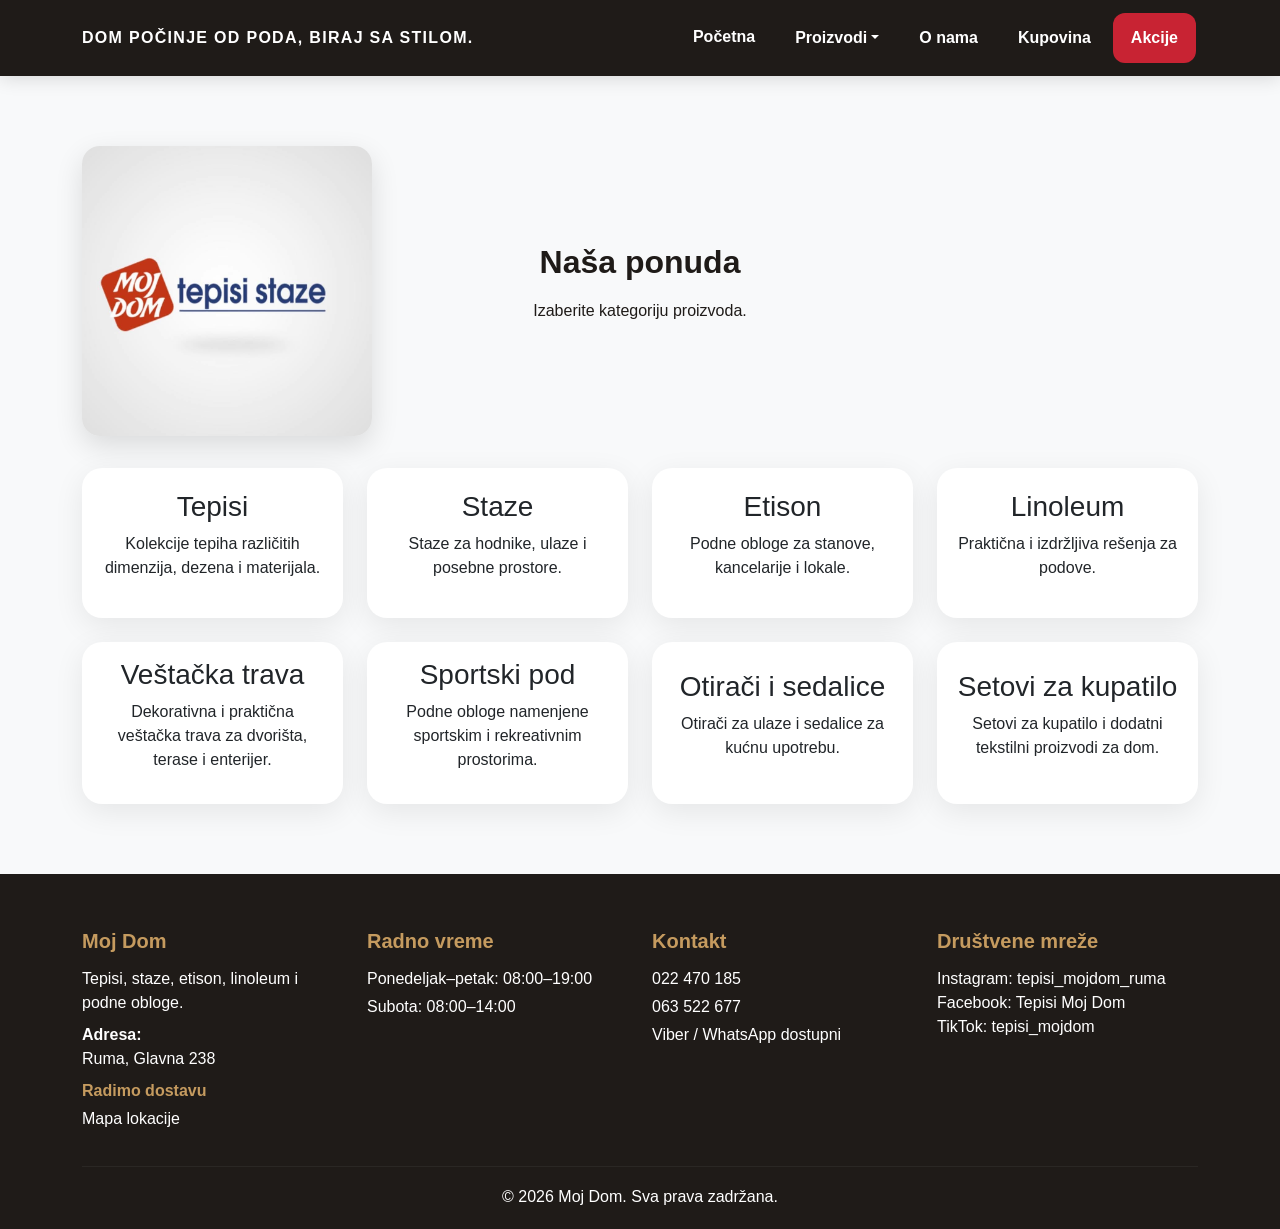
<file: index.html>
<!doctype html>
<html lang="sr">
<head>
  <meta charset="utf-8">
  <meta name="viewport" content="width=device-width, initial-scale=1">
  <meta name="keywords" content="tepisi Ruma, tepisi Moj Dom, Moj Dom Ruma,
   Tepisi Moj Dom, staze Ruma, etison Ruma, linoleum Ruma, tepisi dostava Srbija">
  <title>Moj Dom | Tepisi, staze, etison i linoleum</title>
  <link rel="icon" type="image/jpeg" href="/images/reklame/moj_dom_logo.jpeg">
  <meta name="description"
   content="Prodaja tepiha, staza, etisona, linoleuma i podnih obloga u Rumi. Dostava širom Srbije.">
  <link href="https://cdn.jsdelivr.net/npm/bootstrap@5.3.3/dist/css/bootstrap.min.css" rel="stylesheet">
  <link rel="stylesheet" href="css/style.css">
</head>
<body>
  <header class="site-header sticky-top">
    <div class="brand-nav-wrap">
      <div class="container">
        <nav class="navbar navbar-expand-lg navbar-dark p-0 main-navbar-row">
<p class="top-slogan mb-0">Dom počinje od poda, biraj sa stilom.</p>
          <button class="navbar-toggler" type="button" data-bs-toggle="collapse" data-bs-target="#mainNav" aria-controls="mainNav" aria-expanded="false" aria-label="Otvori navigaciju">
            <span class="navbar-toggler-icon"></span>
          </button>
          <div class="collapse navbar-collapse" id="mainNav">
            <ul class="navbar-nav ms-auto mb-2 mb-lg-0">
              <li class="nav-item"><a class="nav-link active" href="index.html">Početna</a></li>
              <li class="nav-item dropdown">
                <a class="nav-link dropdown-toggle " href="proizvodi.html" role="button" data-bs-toggle="dropdown" aria-expanded="false">Proizvodi</a>
                <ul class="dropdown-menu">
                  <li><a class="dropdown-item" href="proizvodi.html">Sve kategorije</a></li>
                  <li><hr class="dropdown-divider"></li>
                  <li><a class="dropdown-item" href="proizvodi/tepisi/index.html">Tepisi</a></li>
                  <li><a class="dropdown-item" href="proizvodi/staze/index.html">Staze</a></li>
                  <li><a class="dropdown-item" href="proizvodi/etison/index.html">Etison</a></li>
                  <li><a class="dropdown-item" href="proizvodi/linoleum/index.html">Linoleum</a></li>
                  <li><a class="dropdown-item" href="proizvodi/vestacka-trava/index.html">Veštačka trava</a></li>
                  <li><a class="dropdown-item" href="proizvodi/sportski-pod/index.html">Sportski pod</a></li>
                  <li><a class="dropdown-item" href="proizvodi/otiraci-sedalice/index.html">Otirači i sedalice</a></li>
                  <li><a class="dropdown-item" href="proizvodi/setovi-za-kupatilo/index.html">Setovi za kupatilo</a></li>
                </ul>
              </li>
              <li class="nav-item"><a class="nav-link " href="o-nama.html">O nama</a></li>
              <li class="nav-item"><a class="nav-link " href="kupovina.html">Kupovina</a></li>
              <li class="nav-item"><a class="nav-link akcije-link " href="akcije.html">Akcije</a></li>
            </ul>
          </div>
        </nav>
      </div>
    </div>
  </header>
<main>


    <section class="section-padding bg-light">
      <div class="container">
        <div class="title-with-logo home-title-row mb-5">
          <a class="title-logo-link" href="index.html" aria-label="Moj Dom početna">
<img src="images/reklame/moj_dom_logo.jpeg" alt="Moj Dom tepisi staze" class="title-logo-img">
</a>
          <div class="title-text-wrap text-center">
          <h2 class="section-title">Naša ponuda</h2>
          <p>Izaberite kategoriju proizvoda.</p>
          </div>
        </div>
        <div class="row g-4">
          <div class="col-md-6 col-lg-3"><a class="card-link-clean" href="proizvodi/tepisi/index.html"><div class="card category-card"><div class="card-body"><h3>Tepisi</h3><p>Kolekcije tepiha različitih dimenzija, dezena i materijala.</p></div></div></a></div>
          <div class="col-md-6 col-lg-3"><a class="card-link-clean" href="proizvodi/staze/index.html"><div class="card category-card"><div class="card-body"><h3>Staze</h3><p>Staze za hodnike, ulaze i posebne prostore.</p></div></div></a></div>
          <div class="col-md-6 col-lg-3"><a class="card-link-clean" href="proizvodi/etison/index.html"><div class="card category-card"><div class="card-body"><h3>Etison</h3><p>Podne obloge za stanove, kancelarije i lokale.</p></div></div></a></div>
          <div class="col-md-6 col-lg-3"><a class="card-link-clean" href="proizvodi/linoleum/index.html"><div class="card category-card"><div class="card-body"><h3>Linoleum</h3><p>Praktična i izdržljiva rešenja za podove.</p></div></div></a></div>
          <div class="col-md-6 col-lg-3"><a class="card-link-clean" href="proizvodi/vestacka-trava/index.html"><div class="card category-card"><div class="card-body"><h3>Veštačka trava</h3><p>Dekorativna i praktična veštačka trava za dvorišta, terase i enterijer.</p></div></div></a></div>
          <div class="col-md-6 col-lg-3"><a class="card-link-clean" href="proizvodi/sportski-pod/index.html"><div class="card category-card"><div class="card-body"><h3>Sportski pod</h3><p>Podne obloge namenjene sportskim i rekreativnim prostorima.</p></div></div></a></div>
          <div class="col-md-6 col-lg-3"><a class="card-link-clean" href="proizvodi/otiraci-sedalice/index.html"><div class="card category-card"><div class="card-body"><h3>Otirači i sedalice</h3><p>Otirači za ulaze i sedalice za kućnu upotrebu.</p></div></div></a></div>
          <div class="col-md-6 col-lg-3"><a class="card-link-clean" href="proizvodi/setovi-za-kupatilo/index.html"><div class="card category-card"><div class="card-body"><h3>Setovi za kupatilo</h3><p>Setovi za kupatilo i dodatni tekstilni proizvodi za dom.</p></div></div></a></div>
        </div>
      </div>
    </section>
  </main>

  <footer class="footer">
    <div class="container">
      <div class="row g-4">
        <div class="col-md-6 col-lg-3">
          <h5>Moj Dom</h5>
          <p class="mb-2">Tepisi, staze, etison, linoleum i podne obloge.</p>
          <p class="mb-2"><strong>Adresa:</strong><br>Ruma, Glavna 238</p>
          <p class="mb-1 footer-emphasis">Radimo dostavu</p>
          <a class="footer-link" href="https://www.google.com/maps/search/?api=1&amp;query=Tepisi+Moj+Dom+Ruma+Glavna+238" target="_blank" rel="noopener">Mapa lokacije</a>
        </div>
        <div class="col-md-6 col-lg-3">
          <h5>Radno vreme</h5>
          <p class="mb-1">Ponedeljak–petak: 08:00–19:00</p>
          <p class="mb-0">Subota: 08:00–14:00</p>
        </div>
        <div class="col-md-6 col-lg-3">
          <h5>Kontakt</h5>
          <p class="mb-1"><a href="tel:+38122470185">022 470 185</a></p>
          <p class="mb-1"><a href="tel:+38163522677">063 522 677</a></p>
          <p class="mb-0">Viber / WhatsApp dostupni</p>
        </div>
        <div class="col-md-6 col-lg-3">
          <h5>Društvene mreže</h5>
          <p class="mb-0 social-links">
            <a href="https://www.instagram.com/tepisi_mojdom_ruma" target="_blank" rel="noopener">Instagram: tepisi_mojdom_ruma</a><br>
            <a href="https://www.facebook.com/p/Tepisi-Moj-Dom-100064780296489/" target="_blank" rel="noopener">Facebook: Tepisi Moj Dom</a><br>
            <a href="https://www.tiktok.com/@tepisi_mojdom" target="_blank" rel="noopener">TikTok: tepisi_mojdom</a>
          </p>
        </div>
      </div>
      <hr>
      <p class="mb-0 text-center">© 2026 Moj Dom. Sva prava zadržana.</p>
    </div>
  </footer>

  <script src="https://cdn.jsdelivr.net/npm/bootstrap@5.3.3/dist/js/bootstrap.bundle.min.js"></script>
  <script src="js/script.js"></script>
</body>
</html>
</file>
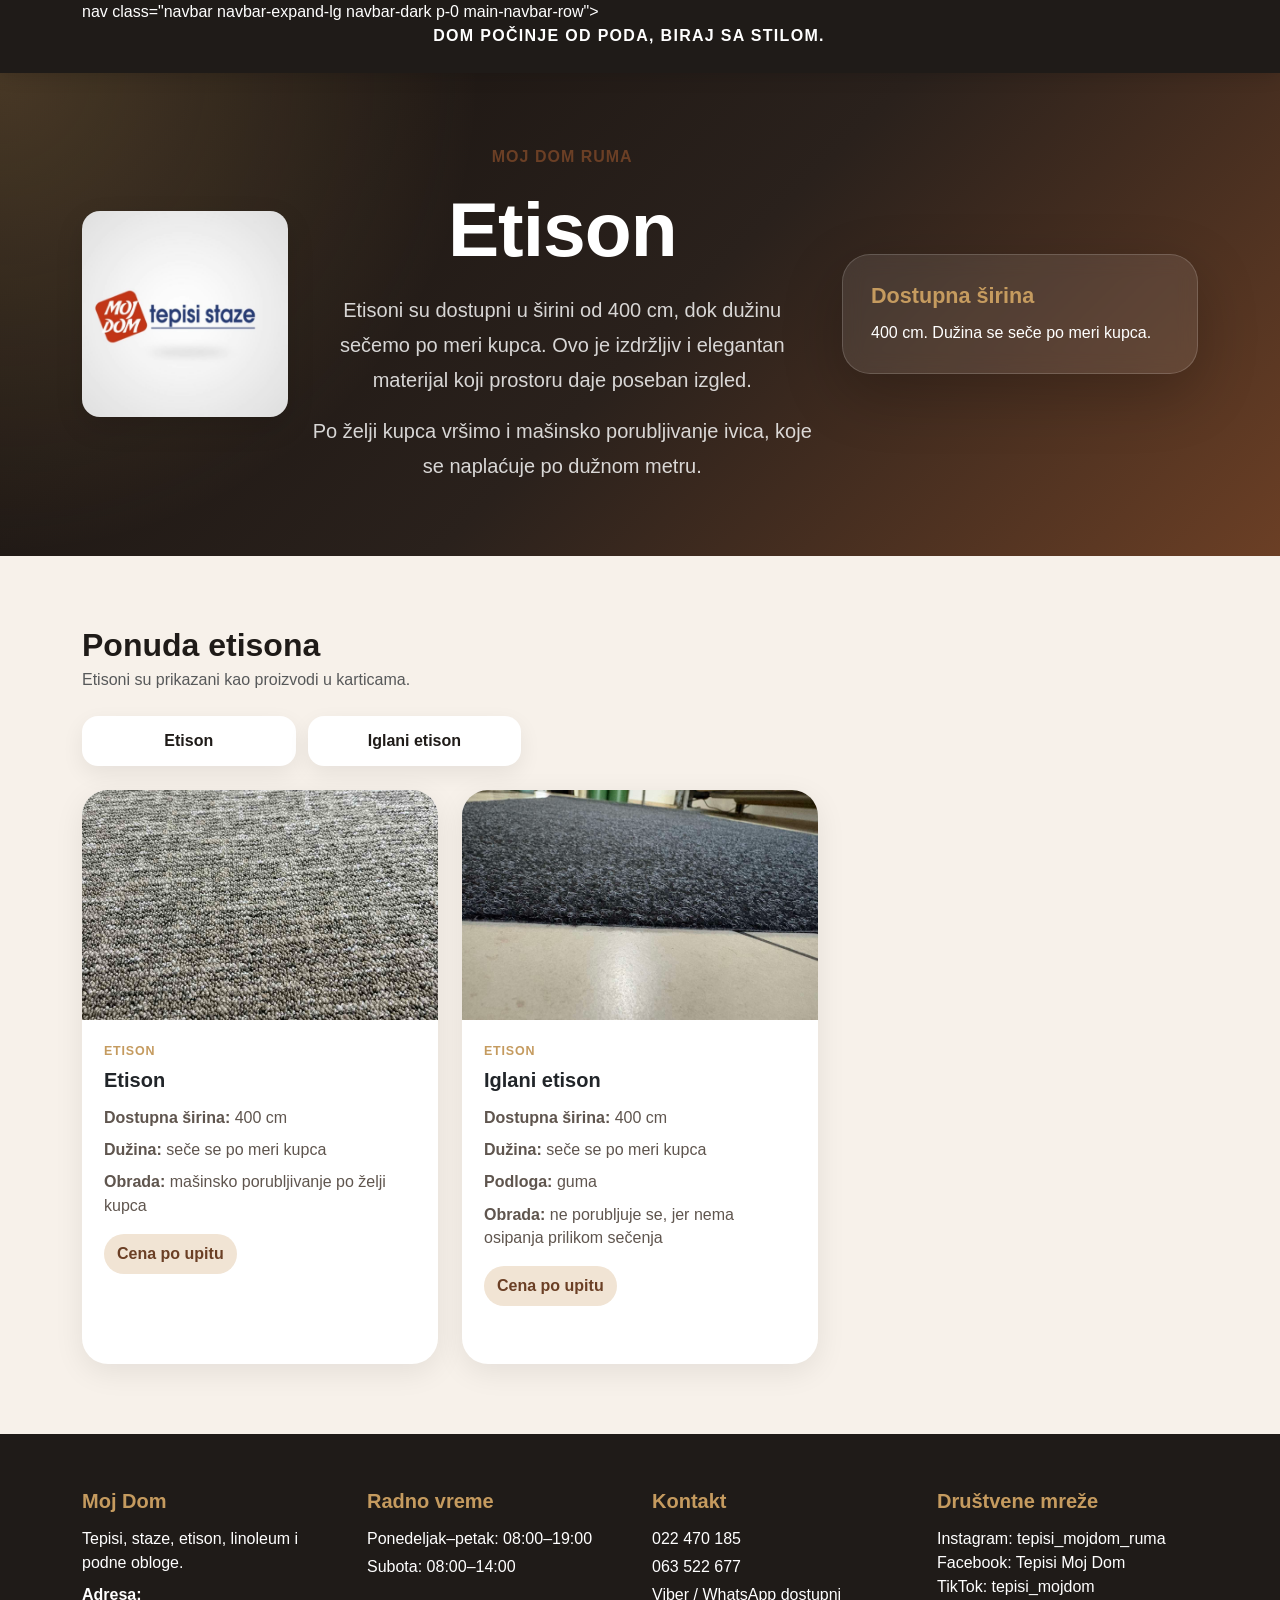
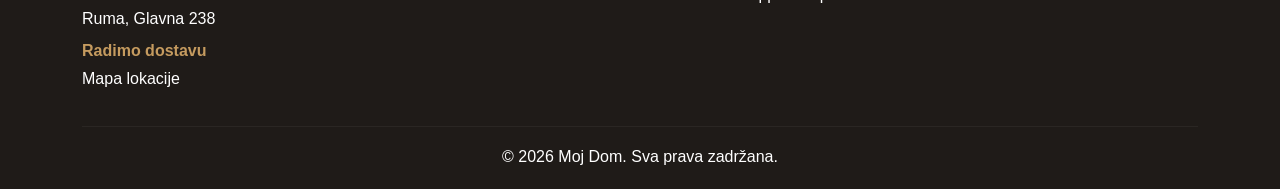
<file: proizvodi/etison/index.html>
<!DOCTYPE html>

<html lang="sr"><head><meta charset="utf-8"/><meta content="width=device-width, initial-scale=1" name="viewport"/>
   <title>etison | Moj Dom</title><link href="https://cdn.jsdelivr.net/npm/bootstrap@5.3.3/dist/css/bootstrap.min.css" rel="stylesheet"/>
   <link href="../../css/style.css" rel="stylesheet"/> 
   <meta name="description"
content="Prodaja tepiha, staza, etisona, linoleuma i podnih obloga u Rumi. Dostava širom Srbije.">
</head></head><body><header class="site-header sticky-top">
<div class="brand-nav-wrap">
<div class="container">
nav class="navbar navbar-expand-lg navbar-dark p-0 main-navbar-row">
<p class="top-slogan mb-0">Dom počinje od poda, biraj sa stilom.</p>
<button aria-controls="mainNav" aria-expanded="false" aria-label="Otvori navigaciju" class="navbar-toggler" data-bs-target="#mainNav" data-bs-toggle="collapse" type="button">
<span class="navbar-toggler-icon"></span>
</button>
<div class="collapse navbar-collapse" id="mainNav">
<ul class="navbar-nav ms-auto mb-2 mb-lg-0">
<li class="nav-item"><a class="nav-link" href="../../index.html">Početna</a></li>
<li class="nav-item dropdown">
<a aria-expanded="false" class="nav-link dropdown-toggle" data-bs-toggle="dropdown" href="../../proizvodi.html" role="button">Proizvodi</a>
<ul class="dropdown-menu">
<li><a class="dropdown-item" href="../../proizvodi.html">Sve kategorije</a></li>
<li><hr class="dropdown-divider"/></li>
<li><a class="dropdown-item" href="../tepisi/index.html">Tepisi</a></li>
<li><a class="dropdown-item" href="../staze/index.html">Staze</a></li>
<li><a class="dropdown-item active" href="index.html">Etison</a></li>
<li><a class="dropdown-item" href="../linoleum/index.html">Linoleum</a></li>
<li><a class="dropdown-item" href="../vestacka-trava/index.html">Veštačka trava</a></li>
<li><a class="dropdown-item" href="../sportski-pod/index.html">Sportski pod</a></li>
<li><a class="dropdown-item" href="../otiraci-sedalice/index.html">Otirači i sedalice</a></li>
<li><a class="dropdown-item" href="../setovi-za-kupatilo/index.html">Setovi za kupatilo</a></li>
</ul>
</li>
<li class="nav-item"><a class="nav-link" href="../../o-nama.html">O nama</a></li>
<li class="nav-item"><a class="nav-link" href="../../kupovina.html">Kupovina</a></li>
<li class="nav-item"><a class="nav-link akcije-link" href="../../akcije.html">Akcije</a></li>
</ul>
</div>
</nav>
</div>
</div>
</header>
<header class="product-hero carpet-hero">
<div class="container">
<div class="row align-items-center g-4">
<div class="col-lg-8">
<div class="title-with-logo"><a class="title-logo-link" href="../../index.html" aria-label="Moj Dom početna">
<img src="../../images/reklame/moj_dom_logo.jpeg" alt="Moj Dom tepisi staze" class="title-logo-img">
</a><div class="title-text-wrap"><span class="hero-kicker">Moj Dom Ruma</span>
<h1>Etison</h1>
<p class="lead">Etisoni su dostupni u širini od 400 cm, dok dužinu sečemo po meri kupca. Ovo je izdržljiv i elegantan materijal koji prostoru daje poseban izgled.</p>
<p class="lead mb-0">Po želji kupca vršimo i mašinsko porubljivanje ivica, koje se naplaćuje po dužnom metru.</p>
</div></div></div>
<div class="col-lg-4">
<div class="dimensions-note">
<h2>Dostupna širina</h2>
<p class="mb-0">400 cm. Dužina se seče po meri kupca.</p>
</div>
</div>
</div>
</div>
</header>
<main class="section-padding product-listing-page">
<div class="container">
<div class="d-flex justify-content-between align-items-center gap-3 mb-4">
<div>
<h2 class="section-title mb-1">Ponuda etisona</h2>
<p class="text-muted mb-0">Etisoni su prikazani kao proizvodi u karticama. </p>
</div>

</div>
<div class="row g-4">

<section class="col-lg-12">
<div class="collection-anchor-grid mb-4">
<a href="#etison">Etison</a><a href="#iglani-etison">Iglani etison</a>
</div>
<div class="row g-4 product-grid" id="productGrid">
<article class="col-md-6 col-xl-4 product-item" id="etison">
<div class="card product-card luxury-product-card h-100">
<img alt="Etison" class="product-card-img" data-gallery="../../images/proizvodi/etison/etison-sivi-1.jpg, ../../images/proizvodi/etison/etison-sivi-2.jpg, ../../images/proizvodi/etison/etison-sivi-3.jpg" src="../../images/proizvodi/etison/etison-sivi-1.jpg"/>
<div class="card-body">
<p class="collection-label">Etison</p>
<h3 class="card-title">Etison</h3>
<p class="product-meta"><strong>Dostupna širina:</strong> 400 cm</p>
<p class="product-meta"><strong>Dužina:</strong> seče se po meri kupca</p>
<p class="product-meta"><strong>Obrada:</strong> mašinsko porubljivanje po želji kupca</p>
<p class="product-price">Cena po upitu</p>
</div>
</div>
</article>
<article class="col-md-6 col-xl-4 product-item" id="iglani-etison">
<div class="card product-card luxury-product-card h-100">
<img alt="Iglani etison" class="product-card-img" data-gallery="../../images/proizvodi/etison/etison-plavi-1.jpg, ../../images/proizvodi/etison/etison-plavi-2.jpg, ../../images/proizvodi/etison/etison-plavi-3.jpg" src="../../images/proizvodi/etison/etison-plavi-1.jpg"/>
<div class="card-body">
<p class="collection-label">Etison</p>
<h3 class="card-title">Iglani etison</h3>
<p class="product-meta"><strong>Dostupna širina:</strong> 400 cm</p>
<p class="product-meta"><strong>Dužina:</strong> seče se po meri kupca</p>
<p class="product-meta"><strong>Podloga:</strong> guma</p>
<p class="product-meta"><strong>Obrada:</strong> ne porubljuje se, jer nema osipanja prilikom sečenja</p>
<p class="product-price">Cena po upitu</p>
<div class="hover-note"><strong>Napomena:</strong> Iglani etison je veoma praktičan, ekonomičan i lak za održavanje i postavljanje.</div>
</div>
</div>
</article>
</div>
<div class="no-results text-center py-5 d-none" id="noResults">
<h3>Nema etisona za izabrani filter.</h3>
<p class="text-muted">Pokušajte drugi izbor filtera.</p>
</div>
</section>
</div>
</div>
</main>

<footer class="footer">
<div class="container">
<div class="row g-4">
<div class="col-md-6 col-lg-3">
<h5>Moj Dom</h5>
<p class="mb-2">Tepisi, staze, etison, linoleum i podne obloge.</p>
<p class="mb-2"><strong>Adresa:</strong><br/>Ruma, Glavna 238</p>
<p class="mb-1 footer-emphasis">Radimo dostavu</p>
<a class="footer-link" href="https://www.google.com/maps/search/?api=1&amp;query=Tepisi+Moj+Dom+Ruma+Glavna+238" rel="noopener" target="_blank">Mapa lokacije</a>
</div>
<div class="col-md-6 col-lg-3">
<h5>Radno vreme</h5>
<p class="mb-1">Ponedeljak–petak: 08:00–19:00</p>
<p class="mb-0">Subota: 08:00–14:00</p>
</div>
<div class="col-md-6 col-lg-3">
<h5>Kontakt</h5>
<p class="mb-1"><a href="tel:+38122470185">022 470 185</a></p>
<p class="mb-1"><a href="tel:+38163522677">063 522 677</a></p>
<p class="mb-0">Viber / WhatsApp dostupni</p>
</div>
<div class="col-md-6 col-lg-3">
<h5>Društvene mreže</h5>
<p class="mb-0 social-links">
<a href="https://www.instagram.com/tepisi_mojdom_ruma" rel="noopener" target="_blank">Instagram: tepisi_mojdom_ruma</a><br/>
<a href="https://www.facebook.com/p/Tepisi-Moj-Dom-100064780296489/" rel="noopener" target="_blank">Facebook: Tepisi Moj Dom</a><br/>
<a href="https://www.tiktok.com/@tepisi_mojdom" rel="noopener" target="_blank">TikTok: tepisi_mojdom</a>
</p>
</div>
</div>
<hr/>
<p class="mb-0 text-center">© 2026 Moj Dom. Sva prava zadržana.</p>
</div>
</footer><script src="https://cdn.jsdelivr.net/npm/bootstrap@5.3.3/dist/js/bootstrap.bundle.min.js"></script><script src="../../js/script.js"></script></body></html>
</file>
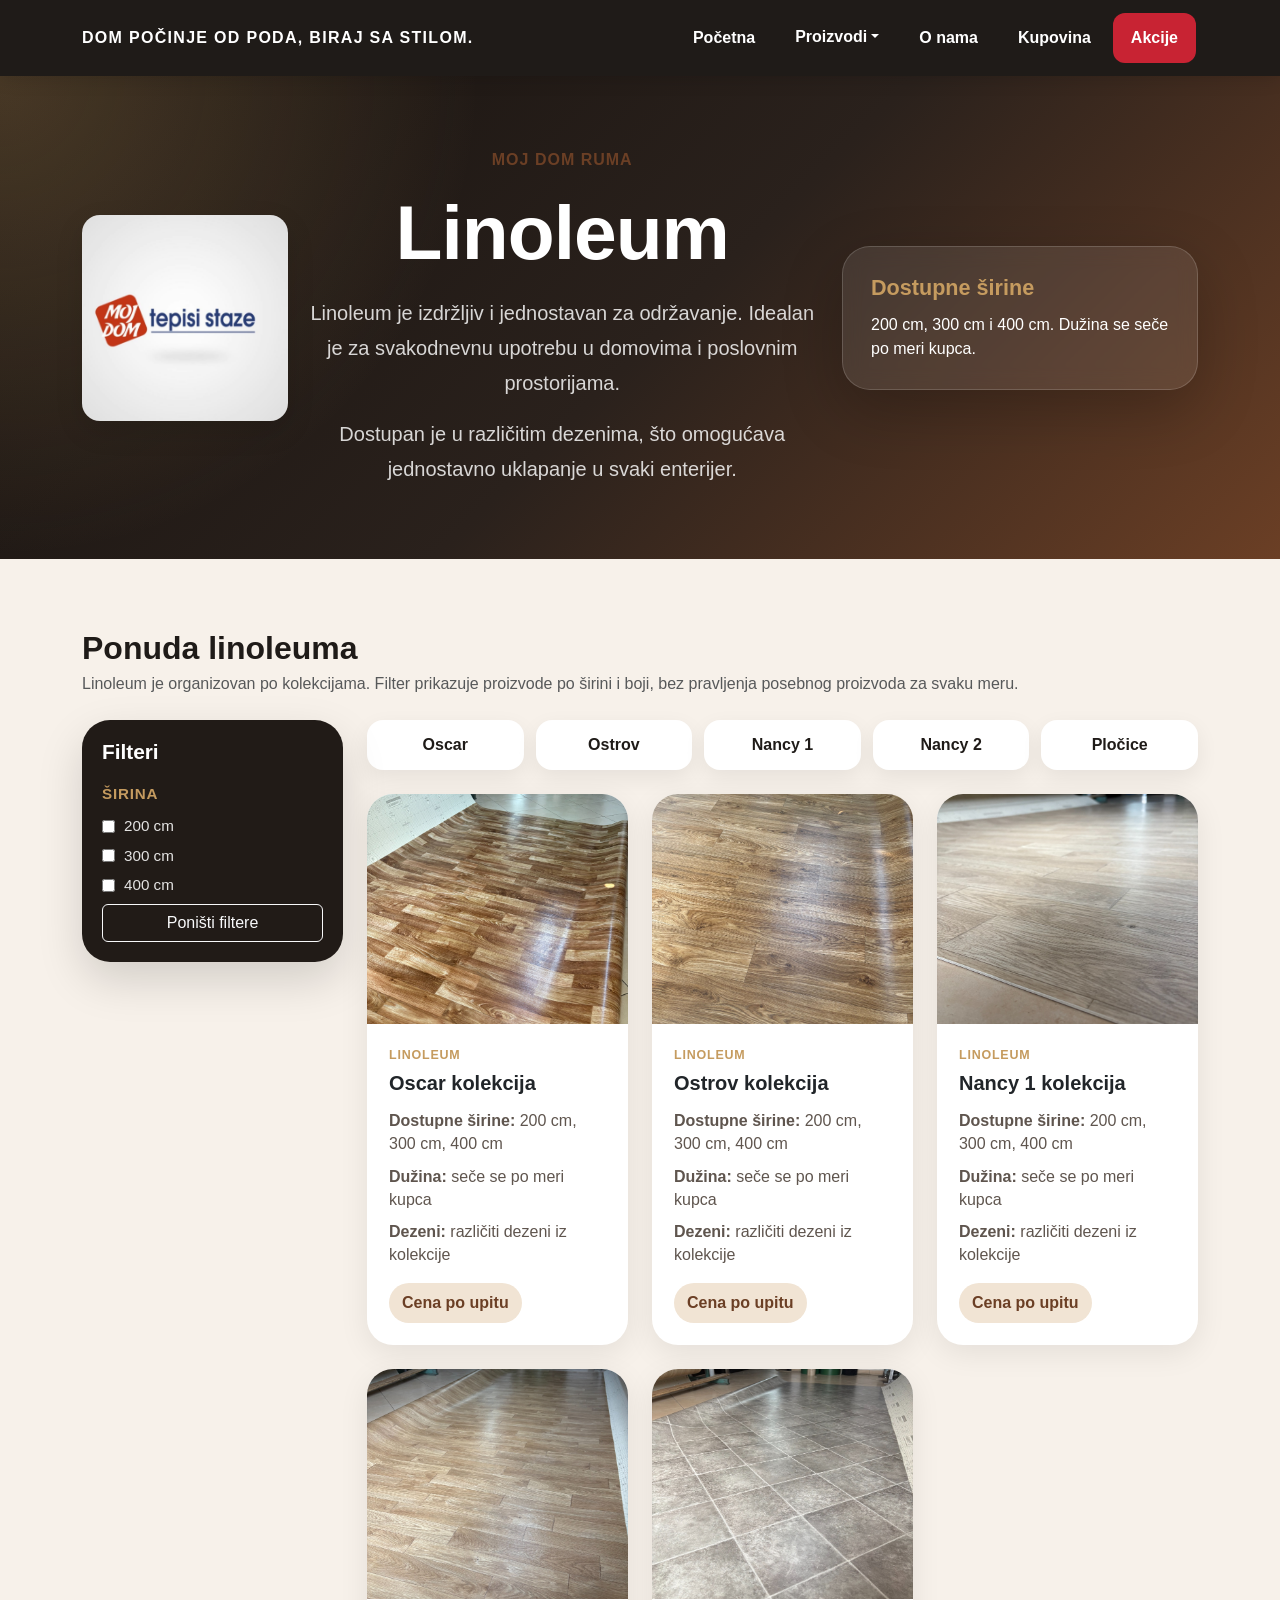
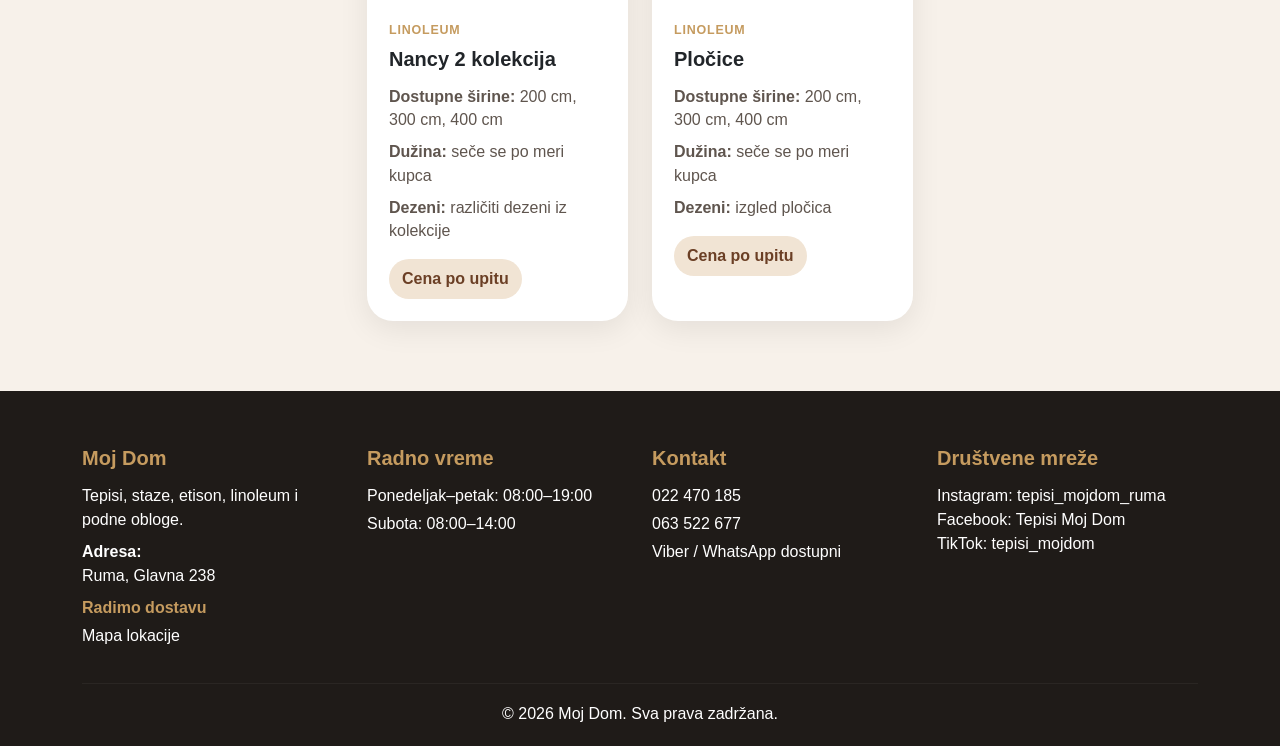
<file: proizvodi/linoleum/index.html>
<!DOCTYPE html>
<html lang="sr"><head><meta charset="utf-8"/><meta content="width=device-width, initial-scale=1" name="viewport"/><title>Linoleum | Moj Dom</title><link href="https://cdn.jsdelivr.net/npm/bootstrap@5.3.3/dist/css/bootstrap.min.css" rel="stylesheet"/><link href="../../css/style.css" rel="stylesheet"/></head><body><header class="site-header sticky-top">
<div class="brand-nav-wrap">
<div class="container">
<nav class="navbar navbar-expand-lg navbar-dark p-0 main-navbar-row">
<p class="top-slogan mb-0">Dom počinje od poda, biraj sa stilom.</p>
<button aria-controls="mainNav" aria-expanded="false" aria-label="Otvori navigaciju" class="navbar-toggler" data-bs-target="#mainNav" data-bs-toggle="collapse" type="button">
<span class="navbar-toggler-icon"></span>
</button>
<div class="collapse navbar-collapse" id="mainNav">
<ul class="navbar-nav ms-auto mb-2 mb-lg-0">
<li class="nav-item"><a class="nav-link" href="../../index.html">Početna</a></li>
<li class="nav-item dropdown">
<a aria-expanded="false" class="nav-link dropdown-toggle active" data-bs-toggle="dropdown" href="../../proizvodi.html" role="button">Proizvodi</a>
<ul class="dropdown-menu">
<li><a class="dropdown-item" href="../../proizvodi.html">Sve kategorije</a></li>
<li><hr class="dropdown-divider"/></li>
<li><a class="dropdown-item" href="../tepisi/index.html">Tepisi</a></li>
<li><a class="dropdown-item" href="../staze/index.html">Staze</a></li>
<li><a class="dropdown-item" href="../etison/index.html">Etison</a></li>
<li><a class="dropdown-item active" href="index.html">Linoleum</a></li>
<li><a class="dropdown-item" href="../vestacka-trava/index.html">Veštačka trava</a></li>
<li><a class="dropdown-item" href="../sportski-pod/index.html">Sportski pod</a></li>
<li><a class="dropdown-item" href="../otiraci-sedalice/index.html">Otirači i sedalice</a></li>
<li><a class="dropdown-item" href="../setovi-za-kupatilo/index.html">Setovi za kupatilo</a></li>
</ul>
</li>
<li class="nav-item"><a class="nav-link" href="../../o-nama.html">O nama</a></li>
<li class="nav-item"><a class="nav-link" href="../../kupovina.html">Kupovina</a></li>
<li class="nav-item"><a class="nav-link akcije-link" href="../../akcije.html">Akcije</a></li>
</ul>
</div>
</nav>
</div>
</div>
</header>
<header class="product-hero carpet-hero">
<div class="container">
<div class="row align-items-center g-4">
<div class="col-lg-8">
<div class="title-with-logo"><a class="title-logo-link" href="../../index.html" aria-label="Moj Dom početna">
<img src="../../images/reklame/moj_dom_logo.jpeg" alt="Moj Dom tepisi staze" class="title-logo-img">
</a><div class="title-text-wrap"><span class="hero-kicker">Moj Dom Ruma</span>
<h1>Linoleum</h1>
<p class="lead">Linoleum je izdržljiv i jednostavan za održavanje. Idealan je za svakodnevnu upotrebu u domovima i poslovnim prostorijama.</p>
<p class="lead mb-0">Dostupan je u različitim dezenima, što omogućava jednostavno uklapanje u svaki enterijer.</p>
</div></div></div>
<div class="col-lg-4">
<div class="dimensions-note">
<h2>Dostupne širine</h2>
<p class="mb-0">200 cm, 300 cm i 400 cm. Dužina se seče po meri kupca.</p>
</div>
</div>
</div>
</div>
</header>
<main class="section-padding product-listing-page">
<div class="container">
<div class="d-flex justify-content-between align-items-center gap-3 mb-4">
<div>
<h2 class="section-title mb-1">Ponuda linoleuma</h2>
<p class="text-muted mb-0">Linoleum je organizovan po kolekcijama. Filter prikazuje proizvode po širini i boji, bez pravljenja posebnog proizvoda za svaku meru.</p>
</div>
<button aria-controls="mobileFilters" class="btn btn-main d-lg-none" data-bs-target="#mobileFilters" data-bs-toggle="offcanvas" type="button">Filteri</button>
</div>
<div class="row g-4">
<aside class="col-lg-3 d-none d-lg-block">
<div class="filter-panel sticky-lg-top">
<h3>Filteri</h3>
<div class="filter-group">
<h4>Širina</h4>
<label><input class="product-filter" data-filter="width" type="checkbox" value="200"/> 200 cm</label>
<label><input class="product-filter" data-filter="width" type="checkbox" value="300"/> 300 cm</label>
<label><input class="product-filter" data-filter="width" type="checkbox" value="400"/> 400 cm</label>
</div>

<button class="btn btn-outline-light w-100 reset-filters" type="button">Poništi filtere</button>
</div>
</aside>
<section class="col-lg-9">
<div class="collection-anchor-grid mb-4">
<a href="#oscar">Oscar</a><a href="#ostrov">Ostrov</a><a href="#nancy-1">Nancy 1</a><a href="#nancy-2">Nancy 2</a><a href="#plocice">Pločice</a>
</div>
<div class="row g-4 product-grid" id="productGrid">
<article class="col-md-6 col-xl-4 product-item" data-collection="oscar" data-widths="200 300 400" id="oscar">
<div class="card product-card luxury-product-card h-100">
<img alt="Oscar linoleum" class="product-card-img" data-gallery="../../images/proizvodi/linoleum/oscar-1.jpg, ../../images/proizvodi/linoleum/oscar-2.jpg" src="../../images/proizvodi/linoleum/oscar-1.jpg"/>
<div class="card-body">
<p class="collection-label">Linoleum</p>
<h3 class="card-title">Oscar kolekcija</h3>
<p class="product-meta"><strong>Dostupne širine:</strong> 200 cm, 300 cm, 400 cm</p>
<p class="product-meta"><strong>Dužina:</strong> seče se po meri kupca</p>
<p class="product-meta"><strong>Dezeni:</strong> različiti dezeni iz kolekcije</p>

<p class="product-price">Cena po upitu</p>
</div>
</div>
</article>
<article class="col-md-6 col-xl-4 product-item" data-collection="ostrov" data-widths="200 300 400" id="ostrov">
<div class="card product-card luxury-product-card h-100">
<img alt="Ostrov linoleum" class="product-card-img" data-gallery="../../images/proizvodi/linoleum/ostrov-1.jpg, ../../images/proizvodi/linoleum/ostrov-2.jpg" src="../../images/proizvodi/linoleum/ostrov-1.jpg"/>
<div class="card-body">
<p class="collection-label">Linoleum</p>
<h3 class="card-title">Ostrov kolekcija</h3>
<p class="product-meta"><strong>Dostupne širine:</strong> 200 cm, 300 cm, 400 cm</p>
<p class="product-meta"><strong>Dužina:</strong> seče se po meri kupca</p>
<p class="product-meta"><strong>Dezeni:</strong> različiti dezeni iz kolekcije</p>

<p class="product-price">Cena po upitu</p>
</div>
</div>
</article>
<article class="col-md-6 col-xl-4 product-item" data-collection="nancy-1" data-widths="200 300 400" id="nancy-1">
<div class="card product-card luxury-product-card h-100">
<img alt="Nancy 1 linoleum" class="product-card-img" data-gallery="../../images/proizvodi/linoleum/nancy-1-1.jpg, ../../images/proizvodi/linoleum/nancy-1-2.jpg" src="../../images/proizvodi/linoleum/nancy-1-1.jpg"/>
<div class="card-body">
<p class="collection-label">Linoleum</p>
<h3 class="card-title">Nancy 1 kolekcija</h3>
<p class="product-meta"><strong>Dostupne širine:</strong> 200 cm, 300 cm, 400 cm</p>
<p class="product-meta"><strong>Dužina:</strong> seče se po meri kupca</p>
<p class="product-meta"><strong>Dezeni:</strong> različiti dezeni iz kolekcije</p>

<p class="product-price">Cena po upitu</p>
</div>
</div>
</article>
<article class="col-md-6 col-xl-4 product-item" data-collection="nancy-2" data-widths="200 300 400" id="nancy-2">
<div class="card product-card luxury-product-card h-100">
<img alt="Nancy 2 linoleum" class="product-card-img" data-gallery="../../images/proizvodi/linoleum/nancy-2-1.jpg, ../../images/proizvodi/linoleum/nancy-2-2.jpg" src="../../images/proizvodi/linoleum/nancy-2-1.jpg"/>
<div class="card-body">
<p class="collection-label">Linoleum</p>
<h3 class="card-title">Nancy 2 kolekcija</h3>
<p class="product-meta"><strong>Dostupne širine:</strong> 200 cm, 300 cm, 400 cm</p>
<p class="product-meta"><strong>Dužina:</strong> seče se po meri kupca</p>
<p class="product-meta"><strong>Dezeni:</strong> različiti dezeni iz kolekcije</p>

<p class="product-price">Cena po upitu</p>
</div>
</div>
</article>
<article class="col-md-6 col-xl-4 product-item" data-collection="plocice" data-widths="200 300 400" id="plocice">
<div class="card product-card luxury-product-card h-100">
<img alt="Pločice linoleum" class="product-card-img" data-gallery="../../images/proizvodi/linoleum/plocice-1.jpg, ../../images/proizvodi/linoleum/plocice-2.jpg" src="../../images/proizvodi/linoleum/plocice-1.jpg"/>
<div class="card-body">
<p class="collection-label">Linoleum</p>
<h3 class="card-title">Pločice</h3>
<p class="product-meta"><strong>Dostupne širine:</strong> 200 cm, 300 cm, 400 cm</p>
<p class="product-meta"><strong>Dužina:</strong> seče se po meri kupca</p>
<p class="product-meta"><strong>Dezeni:</strong> izgled pločica</p>

<p class="product-price">Cena po upitu</p>
</div>
</div>
</article>
</div>
<div class="no-results text-center py-5 d-none" id="noResults">
<h3>Nema linoleuma za izabrani filter.</h3>
<p class="text-muted">Pokušajte drugu širinu.</p>
</div>
</section>
</div>
</div>
</main>
<div aria-labelledby="mobileFiltersLabel" class="offcanvas offcanvas-start" id="mobileFilters" tabindex="-1">
<div class="offcanvas-header">
<h5 class="offcanvas-title" id="mobileFiltersLabel">Filteri</h5>
<button aria-label="Zatvori" class="btn-close" data-bs-dismiss="offcanvas" type="button"></button>
</div>
<div class="offcanvas-body">
<div class="filter-panel mobile-filter-panel">
<div class="filter-group">
<h4>Širina</h4>
<label><input class="product-filter" data-filter="width" type="checkbox" value="200"/> 200 cm</label>
<label><input class="product-filter" data-filter="width" type="checkbox" value="300"/> 300 cm</label>
<label><input class="product-filter" data-filter="width" type="checkbox" value="400"/> 400 cm</label>
</div>

<button class="btn btn-outline-light w-100 reset-filters" type="button">Poništi filtere</button>
</div>
</div>
</div>
<footer class="footer">
<div class="container">
<div class="row g-4">
<div class="col-md-6 col-lg-3">
<h5>Moj Dom</h5>
<p class="mb-2">Tepisi, staze, etison, linoleum i podne obloge.</p>
<p class="mb-2"><strong>Adresa:</strong><br/>Ruma, Glavna 238</p>
<p class="mb-1 footer-emphasis">Radimo dostavu</p>
<a class="footer-link" href="https://www.google.com/maps/search/?api=1&amp;query=Tepisi+Moj+Dom+Ruma+Glavna+238" rel="noopener" target="_blank">Mapa lokacije</a>
</div>
<div class="col-md-6 col-lg-3">
<h5>Radno vreme</h5>
<p class="mb-1">Ponedeljak–petak: 08:00–19:00</p>
<p class="mb-0">Subota: 08:00–14:00</p>
</div>
<div class="col-md-6 col-lg-3">
<h5>Kontakt</h5>
<p class="mb-1"><a href="tel:+38122470185">022 470 185</a></p>
<p class="mb-1"><a href="tel:+38163522677">063 522 677</a></p>
<p class="mb-0">Viber / WhatsApp dostupni</p>
</div>
<div class="col-md-6 col-lg-3">
<h5>Društvene mreže</h5>
<p class="mb-0 social-links">
<a href="https://www.instagram.com/tepisi_mojdom_ruma" rel="noopener" target="_blank">Instagram: tepisi_mojdom_ruma</a><br/>
<a href="https://www.facebook.com/p/Tepisi-Moj-Dom-100064780296489/" rel="noopener" target="_blank">Facebook: Tepisi Moj Dom</a><br/>
<a href="https://www.tiktok.com/@tepisi_mojdom" rel="noopener" target="_blank">TikTok: tepisi_mojdom</a>
</p>
</div>
</div>
<hr/>
<p class="mb-0 text-center">© 2026 Moj Dom. Sva prava zadržana.</p>
</div>
</footer><script src="https://cdn.jsdelivr.net/npm/bootstrap@5.3.3/dist/js/bootstrap.bundle.min.js"></script><script src="../../js/script.js"></script></body></html>
</file>
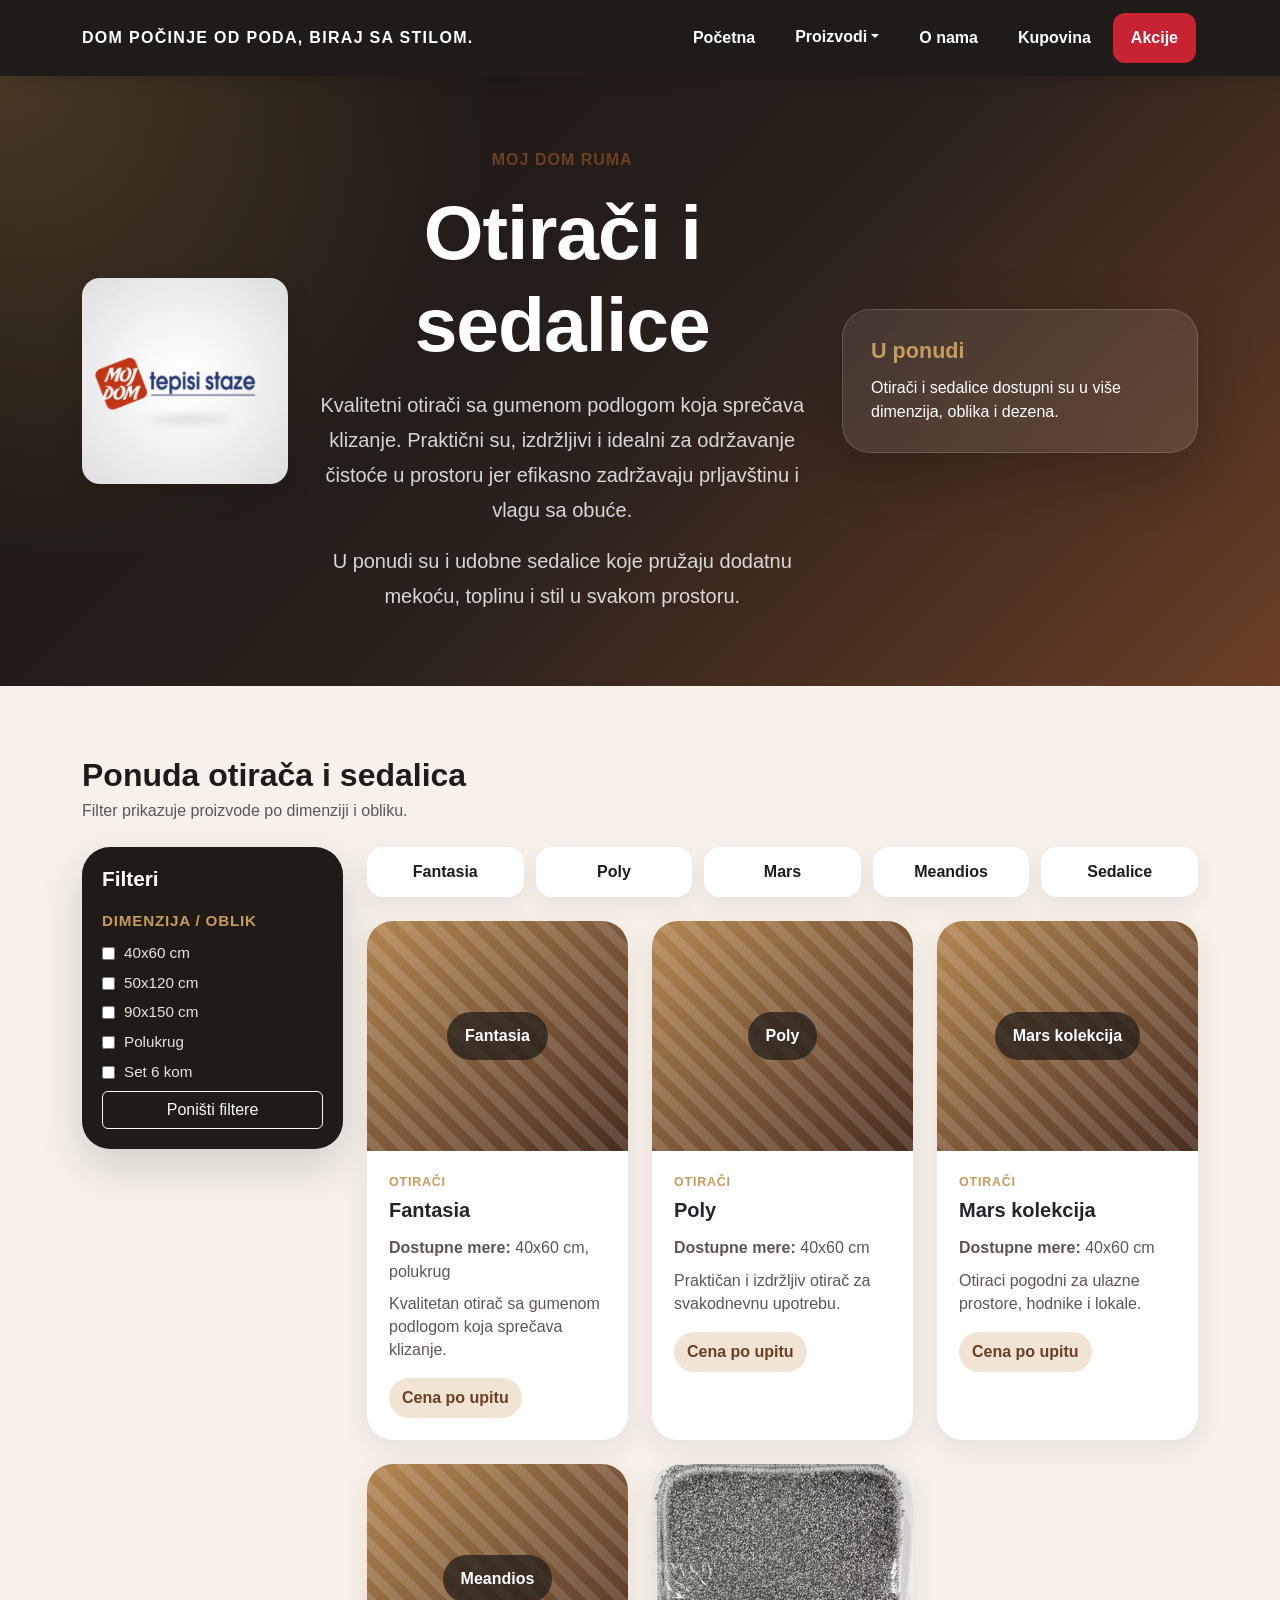
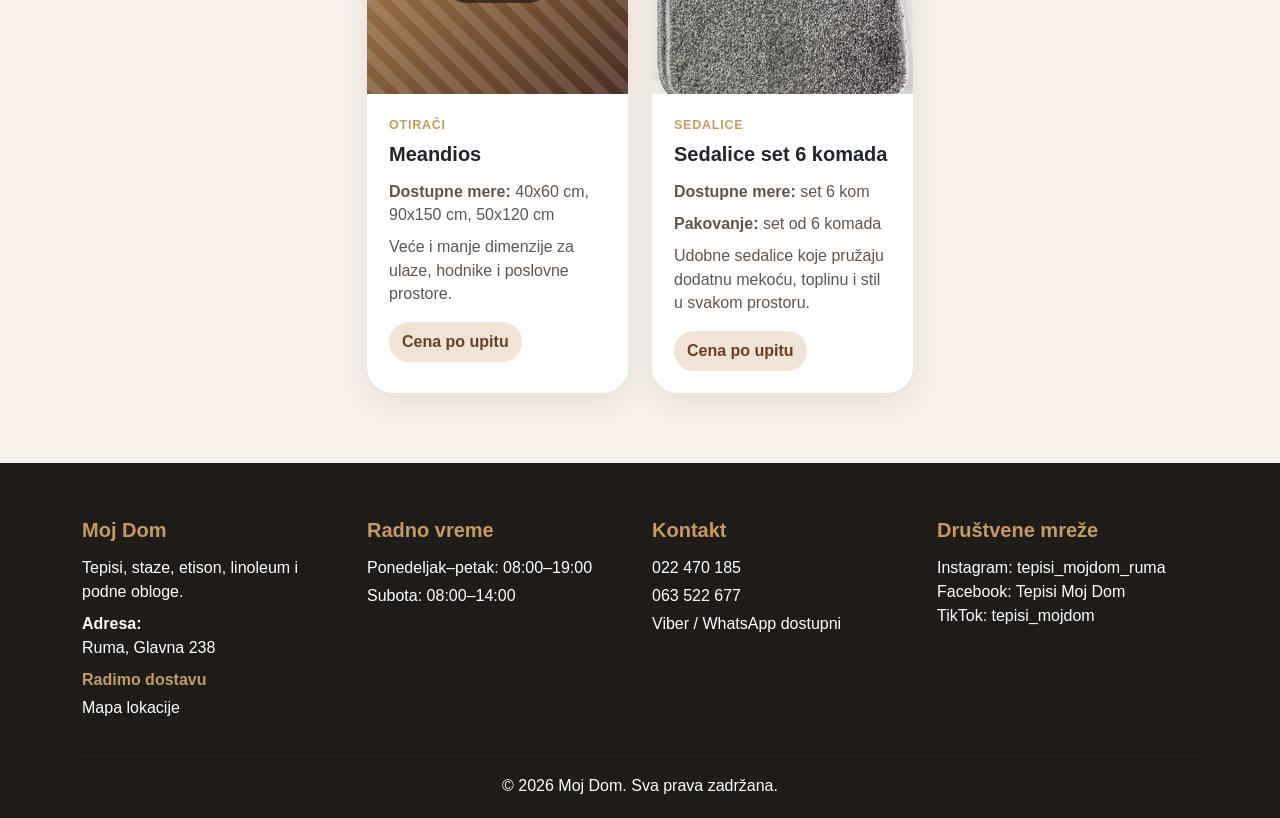
<file: proizvodi/otiraci-sedalice/index.html>
<!DOCTYPE html>
<html lang="sr"><head><meta charset="utf-8"/><meta content="width=device-width, initial-scale=1" name="viewport"/><title>Otirači i sedalice | Moj Dom</title><link href="https://cdn.jsdelivr.net/npm/bootstrap@5.3.3/dist/css/bootstrap.min.css" rel="stylesheet"/><link href="../../css/style.css" rel="stylesheet"/></head><body><header class="site-header sticky-top">
<div class="brand-nav-wrap">
<div class="container">
<nav class="navbar navbar-expand-lg navbar-dark p-0 main-navbar-row">
<p class="top-slogan mb-0">Dom počinje od poda, biraj sa stilom.</p>
<button aria-controls="mainNav" aria-expanded="false" aria-label="Otvori navigaciju" class="navbar-toggler" data-bs-target="#mainNav" data-bs-toggle="collapse" type="button">
<span class="navbar-toggler-icon"></span>
</button>
<div class="collapse navbar-collapse" id="mainNav">
<ul class="navbar-nav ms-auto mb-2 mb-lg-0">
<li class="nav-item"><a class="nav-link" href="../../index.html">Početna</a></li>
<li class="nav-item dropdown">
<a aria-expanded="false" class="nav-link dropdown-toggle active" data-bs-toggle="dropdown" href="../../proizvodi.html" role="button">Proizvodi</a>
<ul class="dropdown-menu">
<li><a class="dropdown-item" href="../../proizvodi.html">Sve kategorije</a></li>
<li><hr class="dropdown-divider"/></li>
<li><a class="dropdown-item" href="../tepisi/index.html">Tepisi</a></li>
<li><a class="dropdown-item" href="../staze/index.html">Staze</a></li>
<li><a class="dropdown-item" href="../etison/index.html">Etison</a></li>
<li><a class="dropdown-item" href="../linoleum/index.html">Linoleum</a></li>
<li><a class="dropdown-item" href="../vestacka-trava/index.html">Veštačka trava</a></li>
<li><a class="dropdown-item" href="../sportski-pod/index.html">Sportski pod</a></li>
<li><a class="dropdown-item active" href="index.html">Otirači i sedalice</a></li>
<li><a class="dropdown-item" href="../setovi-za-kupatilo/index.html">Setovi za kupatilo</a></li>
</ul>
</li>
<li class="nav-item"><a class="nav-link" href="../../o-nama.html">O nama</a></li>
<li class="nav-item"><a class="nav-link" href="../../kupovina.html">Kupovina</a></li>
<li class="nav-item"><a class="nav-link akcije-link" href="../../akcije.html">Akcije</a></li>
</ul>
</div>
</nav>
</div>
</div>
</header>
<header class="product-hero carpet-hero">
<div class="container">
<div class="row align-items-center g-4">
<div class="col-lg-8">
<div class="title-with-logo"><a class="title-logo-link" href="../../index.html" aria-label="Moj Dom početna">
<img src="../../images/reklame/moj_dom_logo.jpeg" alt="Moj Dom tepisi staze" class="title-logo-img">
</a><div class="title-text-wrap"><span class="hero-kicker">Moj Dom Ruma</span>
<h1>Otirači i sedalice</h1>
<p class="lead">Kvalitetni otirači sa gumenom podlogom koja sprečava klizanje. Praktični su, izdržljivi i idealni za održavanje čistoće u prostoru jer efikasno zadržavaju prljavštinu i vlagu sa obuće.</p>
<p class="lead mb-0">U ponudi su i udobne sedalice koje pružaju dodatnu mekoću, toplinu i stil u svakom prostoru.</p>
</div></div></div>
<div class="col-lg-4">
<div class="dimensions-note">
<h2>U ponudi</h2>
<p class="mb-0">Otirači i sedalice dostupni su u više dimenzija, oblika i dezena.</p>
</div>
</div>
</div>
</div>
</header>
<main class="section-padding product-listing-page">
<div class="container">
<div class="d-flex justify-content-between align-items-center gap-3 mb-4">
<div>
<h2 class="section-title mb-1">Ponuda otirača i sedalica</h2>
<p class="text-muted mb-0">Filter prikazuje proizvode po dimenziji i obliku.</p>
</div>
<button aria-controls="mobileFilters" class="btn btn-main d-lg-none" data-bs-target="#mobileFilters" data-bs-toggle="offcanvas" type="button">Filteri</button>
</div>
<div class="row g-4">
<aside class="col-lg-3 d-none d-lg-block">
<div class="filter-panel sticky-lg-top">
<h3>Filteri</h3>
<div class="filter-group">
<h4>Dimenzija / oblik</h4>
<label><input class="product-filter" data-filter="dimension" type="checkbox" value="40x60cm"/> 40x60 cm</label>
<label><input class="product-filter" data-filter="dimension" type="checkbox" value="50x120cm"/> 50x120 cm</label>
<label><input class="product-filter" data-filter="dimension" type="checkbox" value="90x150cm"/> 90x150 cm</label>
<label><input class="product-filter" data-filter="dimension" type="checkbox" value="polukrug"/> Polukrug</label>
<label><input class="product-filter" data-filter="dimension" type="checkbox" value="set6kom"/> Set 6 kom</label>
</div>

<button class="btn btn-outline-light w-100 reset-filters" type="button">Poništi filtere</button>
</div>
</aside>
<section class="col-lg-9">
<div class="collection-anchor-grid mb-4">
<a href="#fantasia">Fantasia</a><a href="#poly">Poly</a><a href="#mars">Mars</a><a href="#meandios">Meandios</a><a href="#sedalice">Sedalice</a>
</div>
<div class="row g-4 product-grid" id="productGrid">
<article class="col-md-6 col-xl-4 product-item" data-dimensions="40x60cmpolukrug" id="fantasia">
<div class="card product-card luxury-product-card h-100">
<div class="product-img-placeholder carpet-pattern"><span>Fantasia</span></div>
<div class="card-body">
<p class="collection-label">Otirači</p>
<h3 class="card-title">Fantasia</h3>
<p class="product-meta"><strong>Dostupne mere:</strong> 40x60 cm, polukrug</p>

<p class="product-meta">Kvalitetan otirač sa gumenom podlogom koja sprečava klizanje.</p>
<p class="product-price">Cena po upitu</p>
</div>
</div>
</article><article class="col-md-6 col-xl-4 product-item" data-dimensions="40x60cm" id="poly">
<div class="card product-card luxury-product-card h-100">
<div class="product-img-placeholder carpet-pattern"><span>Poly</span></div>
<div class="card-body">
<p class="collection-label">Otirači</p>
<h3 class="card-title">Poly</h3>
<p class="product-meta"><strong>Dostupne mere:</strong> 40x60 cm</p>

<p class="product-meta">Praktičan i izdržljiv otirač za svakodnevnu upotrebu.</p>
<p class="product-price">Cena po upitu</p>
</div>
</div>
</article><article class="col-md-6 col-xl-4 product-item" data-dimensions="40x60cm" id="mars">
<div class="card product-card luxury-product-card h-100">
<div class="product-img-placeholder carpet-pattern"><span>Mars kolekcija</span></div>
<div class="card-body">
<p class="collection-label">Otirači</p>
<h3 class="card-title">Mars kolekcija</h3>
<p class="product-meta"><strong>Dostupne mere:</strong> 40x60 cm</p>

<p class="product-meta">Otiraci pogodni za ulazne prostore, hodnike i lokale.</p>
<p class="product-price">Cena po upitu</p>
</div>
</div>
</article><article class="col-md-6 col-xl-4 product-item" data-dimensions="40x60cm90x150cm50x120cm" id="meandios">
<div class="card product-card luxury-product-card h-100">
<div class="product-img-placeholder carpet-pattern"><span>Meandios</span></div>
<div class="card-body">
<p class="collection-label">Otirači</p>
<h3 class="card-title">Meandios</h3>
<p class="product-meta"><strong>Dostupne mere:</strong> 40x60 cm, 90x150 cm, 50x120 cm</p>

<p class="product-meta">Veće i manje dimenzije za ulaze, hodnike i poslovne prostore.</p>
<p class="product-price">Cena po upitu</p>
</div>
</div>
</article><article class="col-md-6 col-xl-4 product-item" data-dimensions="set6kom" id="sedalice">
<div class="card product-card luxury-product-card h-100">
<img alt="Sedalice set 6 komada" class="product-card-img" data-gallery="../../images/proizvodi/otiraci-sedalice/sedalice/sedalice-2.jpeg, ../../images/proizvodi/otiraci-sedalice/sedalice/sedalice-1.jpeg" src="../../images/proizvodi/otiraci-sedalice/sedalice/sedalice-2.jpeg"/>
<div class="card-body">
<p class="collection-label">Sedalice</p>
<h3 class="card-title">Sedalice set 6 komada</h3>
<p class="product-meta"><strong>Dostupne mere:</strong> set 6 kom</p>
<p class="product-meta"><strong>Pakovanje:</strong> set od 6 komada</p>

<p class="product-meta">Udobne sedalice koje pružaju dodatnu mekoću, toplinu i stil u svakom prostoru.</p>
<p class="product-price">Cena po upitu</p>
</div>
</div>
</article>
<div class="d-none" id="noResults"><div class="alert alert-dark">Nema proizvoda za izabrane filtere.</div></div>
</div>
</section>
</div>
</div>
</main>
<div aria-labelledby="mobileFiltersLabel" class="offcanvas offcanvas-start filter-offcanvas" id="mobileFilters" tabindex="-1">
<div class="offcanvas-header">
<h5 class="offcanvas-title" id="mobileFiltersLabel">Filteri</h5>
<button aria-label="Zatvori" class="btn-close btn-close-white" data-bs-dismiss="offcanvas" type="button"></button>
</div>
<div class="offcanvas-body">
<div class="filter-panel mobile-filter-panel">
<div class="filter-group">
<h4>Dimenzija / oblik</h4>
<label><input class="product-filter" data-filter="dimension" type="checkbox" value="40x60cm"/> 40x60 cm</label>
<label><input class="product-filter" data-filter="dimension" type="checkbox" value="50x120cm"/> 50x120 cm</label>
<label><input class="product-filter" data-filter="dimension" type="checkbox" value="90x150cm"/> 90x150 cm</label>
<label><input class="product-filter" data-filter="dimension" type="checkbox" value="polukrug"/> Polukrug</label>
<label><input class="product-filter" data-filter="dimension" type="checkbox" value="set6kom"/> Set 6 kom</label>
</div>

<button class="btn btn-outline-light w-100 reset-filters" type="button">Poništi filtere</button>
</div>
</div>
</div>
<footer class="footer">
<div class="container">
<div class="row g-4">
<div class="col-md-6 col-lg-3">
<h5>Moj Dom</h5>
<p class="mb-2">Tepisi, staze, etison, linoleum i podne obloge.</p>
<p class="mb-2"><strong>Adresa:</strong><br/>Ruma, Glavna 238</p>
<p class="mb-1 footer-emphasis">Radimo dostavu</p>
<a class="footer-link" href="https://www.google.com/maps/search/?api=1&amp;query=Tepisi+Moj+Dom+Ruma+Glavna+238" rel="noopener" target="_blank">Mapa lokacije</a>
</div>
<div class="col-md-6 col-lg-3">
<h5>Radno vreme</h5>
<p class="mb-1">Ponedeljak–petak: 08:00–19:00</p>
<p class="mb-0">Subota: 08:00–14:00</p>
</div>
<div class="col-md-6 col-lg-3">
<h5>Kontakt</h5>
<p class="mb-1"><a href="tel:+38122470185">022 470 185</a></p>
<p class="mb-1"><a href="tel:+38163522677">063 522 677</a></p>
<p class="mb-0">Viber / WhatsApp dostupni</p>
</div>
<div class="col-md-6 col-lg-3">
<h5>Društvene mreže</h5>
<p class="mb-0 social-links">
<a href="https://www.instagram.com/tepisi_mojdom_ruma" rel="noopener" target="_blank">Instagram: tepisi_mojdom_ruma</a><br/>
<a href="https://www.facebook.com/p/Tepisi-Moj-Dom-100064780296489/" rel="noopener" target="_blank">Facebook: Tepisi Moj Dom</a><br/>
<a href="https://www.tiktok.com/@tepisi_mojdom" rel="noopener" target="_blank">TikTok: tepisi_mojdom</a>
</p>
</div>
</div>
<hr/>
<p class="mb-0 text-center">© 2026 Moj Dom. Sva prava zadržana.</p>
</div>
</footer><script src="https://cdn.jsdelivr.net/npm/bootstrap@5.3.3/dist/js/bootstrap.bundle.min.js"></script><script src="../../js/script.js"></script></body></html>
</file>
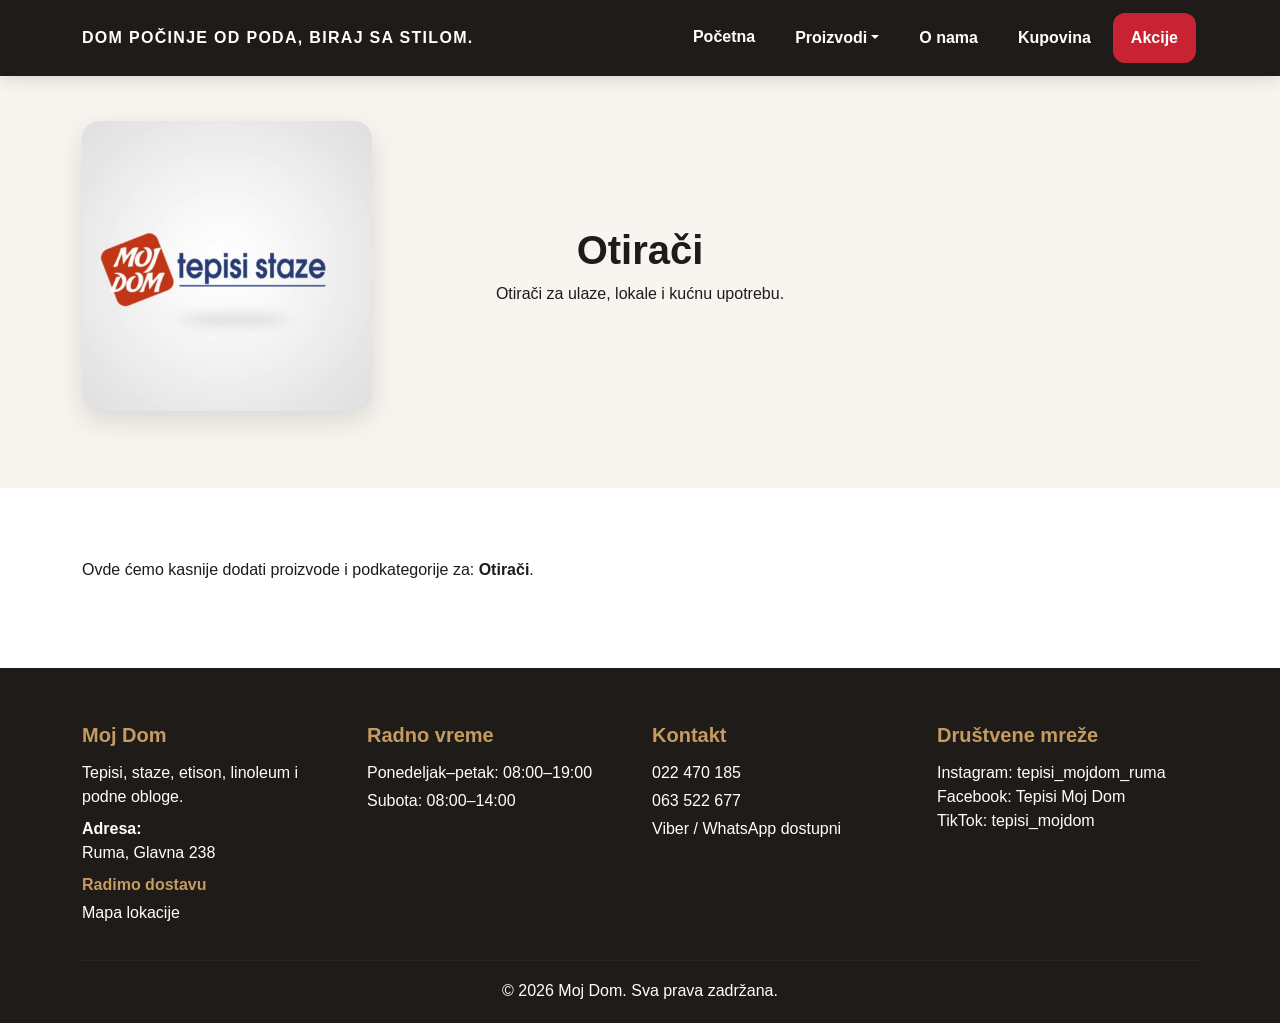
<file: proizvodi/otiraci/index.html>
<!DOCTYPE html>
<html lang="sr"><head><meta charset="utf-8"/><meta content="width=device-width, initial-scale=1" name="viewport"/><title>Otirači | Moj Dom</title><link href="https://cdn.jsdelivr.net/npm/bootstrap@5.3.3/dist/css/bootstrap.min.css" rel="stylesheet"/><link href="../../css/style.css" rel="stylesheet"/></head><body>
<header class="site-header sticky-top">
<div class="brand-nav-wrap">
<div class="container">
<nav class="navbar navbar-expand-lg navbar-dark p-0 main-navbar-row">
<p class="top-slogan mb-0">Dom počinje od poda, biraj sa stilom.</p>
<button aria-controls="mainNav" aria-expanded="false" aria-label="Otvori navigaciju" class="navbar-toggler" data-bs-target="#mainNav" data-bs-toggle="collapse" type="button">
<span class="navbar-toggler-icon"></span>
</button>
<div class="collapse navbar-collapse" id="mainNav">
<ul class="navbar-nav ms-auto mb-2 mb-lg-0">
<li class="nav-item"><a class="nav-link active" href="../../index.html">Početna</a></li>
<li class="nav-item dropdown">
<a aria-expanded="false" class="nav-link dropdown-toggle" data-bs-toggle="dropdown" href="../../proizvodi.html" role="button">Proizvodi</a>
<ul class="dropdown-menu">
<li><a class="dropdown-item" href="../../proizvodi.html">Sve kategorije</a></li>
<li><hr class="dropdown-divider"/></li>
<li><a class="dropdown-item" href="../tepisi/index.html">Tepisi</a></li>
<li><a class="dropdown-item" href="../staze/index.html">Staze</a></li>
<li><a class="dropdown-item" href="../etison/index.html">Etison</a></li>
<li><a class="dropdown-item" href="../linoleum/index.html">Linoleum</a></li>
<li><a class="dropdown-item" href="../vestacka-trava/index.html">Veštačka trava</a></li>
<li><a class="dropdown-item" href="../sportski-pod/index.html">Sportski pod</a></li>
<li><a class="dropdown-item" href="../otiraci-sedalice/index.html">Otirači i sedalice</a></li>
<li><a class="dropdown-item" href="../setovi-za-kupatilo/index.html">Setovi za kupatilo</a></li>
</ul>
</li>
<li class="nav-item"><a class="nav-link" href="../../o-nama.html">O nama</a></li>
<li class="nav-item"><a class="nav-link" href="../../kupovina.html">Kupovina</a></li>
<li class="nav-item"><a class="nav-link akcije-link" href="../../akcije.html">Akcije</a></li>
</ul>
</div>
</nav>
</div>
</div>
</header>
<header class="breadcrumb-area"><div class="container"><div class="title-with-logo page-title-row"><a class="title-logo-link" href="../../index.html" aria-label="Moj Dom početna">
<img src="../../images/reklame/moj_dom_logo.jpeg" alt="Moj Dom tepisi staze" class="title-logo-img">
</a><div class="title-text-wrap text-center"><h1 class="fw-bold">Otirači</h1><p class="mb-0">Otirači za ulaze, lokale i kućnu upotrebu.</p></div></div></div></header>
<main class="section-padding"><div class="container"><p>Ovde ćemo kasnije dodati proizvode i podkategorije za: <strong>Otirači</strong>.</p></div></main>
<footer class="footer">
<div class="container">
<div class="row g-4">
<div class="col-md-6 col-lg-3">
<h5>Moj Dom</h5>
<p class="mb-2">Tepisi, staze, etison, linoleum i podne obloge.</p>
<p class="mb-2"><strong>Adresa:</strong><br/>Ruma, Glavna 238</p>
<p class="mb-1 footer-emphasis">Radimo dostavu</p>
<a class="footer-link" href="https://www.google.com/maps/search/?api=1&amp;query=Tepisi+Moj+Dom+Ruma+Glavna+238" rel="noopener" target="_blank">Mapa lokacije</a>
</div>
<div class="col-md-6 col-lg-3">
<h5>Radno vreme</h5>
<p class="mb-1">Ponedeljak–petak: 08:00–19:00</p>
<p class="mb-0">Subota: 08:00–14:00</p>
</div>
<div class="col-md-6 col-lg-3">
<h5>Kontakt</h5>
<p class="mb-1"><a href="tel:+38122470185">022 470 185</a></p>
<p class="mb-1"><a href="tel:+38163522677">063 522 677</a></p>
<p class="mb-0">Viber / WhatsApp dostupni</p>
</div>
<div class="col-md-6 col-lg-3">
<h5>Društvene mreže</h5>
<p class="mb-0 social-links">
<a href="https://www.instagram.com/tepisi_mojdom_ruma" rel="noopener" target="_blank">Instagram: tepisi_mojdom_ruma</a><br/>
<a href="https://www.facebook.com/p/Tepisi-Moj-Dom-100064780296489/" rel="noopener" target="_blank">Facebook: Tepisi Moj Dom</a><br/>
<a href="https://www.tiktok.com/@tepisi_mojdom" rel="noopener" target="_blank">TikTok: tepisi_mojdom</a>
</p>
</div>
</div>
<hr/>
<p class="mb-0 text-center">© 2026 Moj Dom. Sva prava zadržana.</p>
</div>
</footer>
<script src="https://cdn.jsdelivr.net/npm/bootstrap@5.3.3/dist/js/bootstrap.bundle.min.js"></script><script src="../../js/script.js"></script></body></html>
</file>
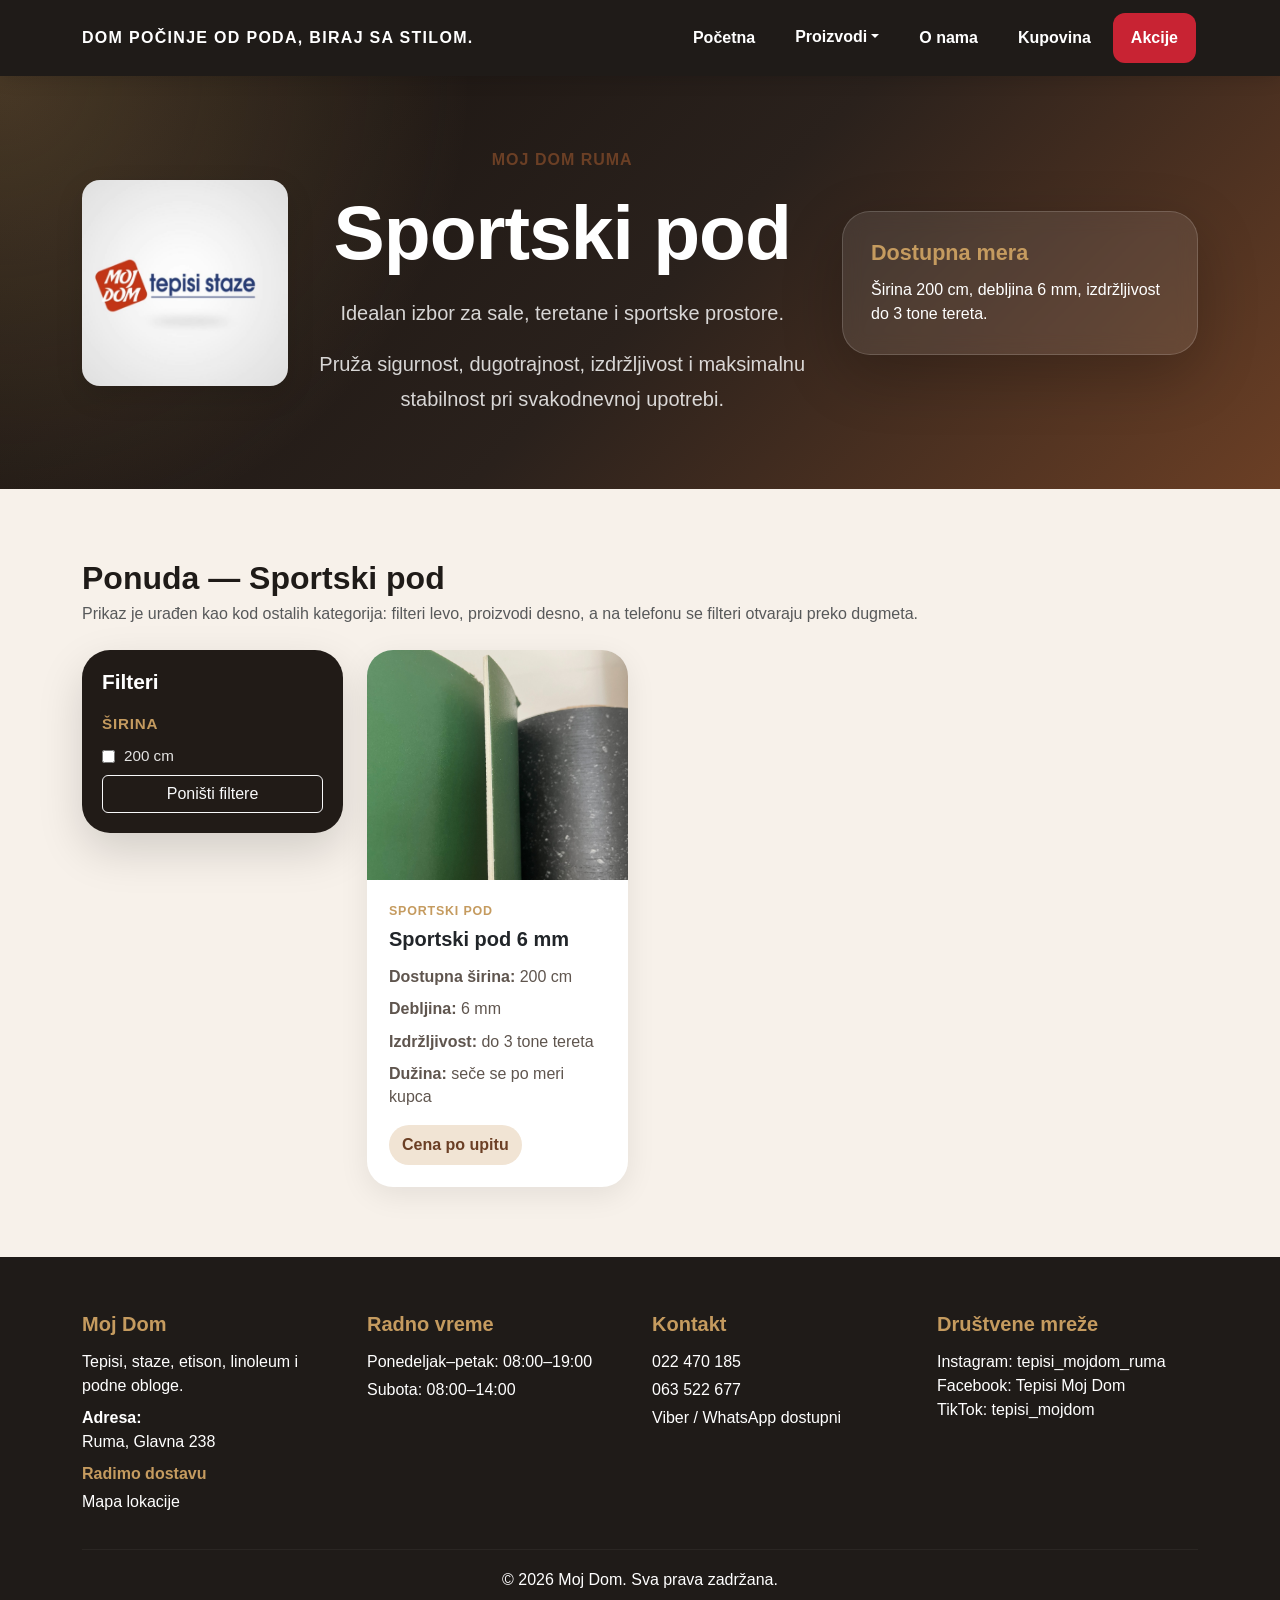
<file: proizvodi/sportski-pod/index.html>
<!DOCTYPE html>

<html lang="sr"><head><meta charset="utf-8"/><meta content="width=device-width, initial-scale=1" name="viewport"/><title>Sportski pod | Moj Dom</title><link href="https://cdn.jsdelivr.net/npm/bootstrap@5.3.3/dist/css/bootstrap.min.css" rel="stylesheet"/><link href="../../css/style.css" rel="stylesheet"/></head><body><header class="site-header sticky-top">
<div class="brand-nav-wrap">
<div class="container">
<nav class="navbar navbar-expand-lg navbar-dark p-0 main-navbar-row">
<p class="top-slogan mb-0">Dom počinje od poda, biraj sa stilom.</p>
<button aria-controls="mainNav" aria-expanded="false" aria-label="Otvori navigaciju" class="navbar-toggler" data-bs-target="#mainNav" data-bs-toggle="collapse" type="button">
<span class="navbar-toggler-icon"></span>
</button>
<div class="collapse navbar-collapse" id="mainNav">
<ul class="navbar-nav ms-auto mb-2 mb-lg-0">
<li class="nav-item"><a class="nav-link" href="../../index.html">Početna</a></li>
<li class="nav-item dropdown">
<a aria-expanded="false" class="nav-link dropdown-toggle active" data-bs-toggle="dropdown" href="../../proizvodi.html" role="button">Proizvodi</a>
<ul class="dropdown-menu">
<li><a class="dropdown-item" href="../../proizvodi.html">Sve kategorije</a></li>
<li><hr class="dropdown-divider"/></li>
<li><a class="dropdown-item" href="../tepisi/index.html">Tepisi</a></li>
<li><a class="dropdown-item" href="../staze/index.html">Staze</a></li>
<li><a class="dropdown-item" href="../etison/index.html">Etison</a></li>
<li><a class="dropdown-item" href="../linoleum/index.html">Linoleum</a></li>
<li><a class="dropdown-item" href="../vestacka-trava/index.html">Veštačka trava</a></li>
<li><a class="dropdown-item active" href="index.html">Sportski pod</a></li>
<li><a class="dropdown-item" href="../otiraci-sedalice/index.html">Otirači i sedalice</a></li>
<li><a class="dropdown-item" href="../setovi-za-kupatilo/index.html">Setovi za kupatilo</a></li>
</ul>
</li>
<li class="nav-item"><a class="nav-link" href="../../o-nama.html">O nama</a></li>
<li class="nav-item"><a class="nav-link" href="../../kupovina.html">Kupovina</a></li>
<li class="nav-item"><a class="nav-link akcije-link" href="../../akcije.html">Akcije</a></li>
</ul>
</div>
</nav>
</div>
</div>
</header>
<header class="product-hero carpet-hero">
<div class="container">
<div class="row align-items-center g-4">
<div class="col-lg-8">
<div class="title-with-logo"><a class="title-logo-link" href="../../index.html" aria-label="Moj Dom početna">
<img src="../../images/reklame/moj_dom_logo.jpeg" alt="Moj Dom tepisi staze" class="title-logo-img">
</a><div class="title-text-wrap"><span class="hero-kicker">Moj Dom Ruma</span>
<h1>Sportski pod</h1>
<p class="lead">Idealan izbor za sale, teretane i sportske prostore.</p>
<p class="lead mb-0">Pruža sigurnost, dugotrajnost, izdržljivost i maksimalnu stabilnost pri svakodnevnoj upotrebi.</p>
</div></div></div>
<div class="col-lg-4">
<div class="dimensions-note">
<h2>Dostupna mera</h2>
<p class="mb-0">Širina 200 cm, debljina 6 mm, izdržljivost do 3 tone tereta.</p>
</div>
</div>
</div>
</div>
</header>
<main class="section-padding product-listing-page">
<div class="container">
<div class="d-flex justify-content-between align-items-center gap-3 mb-4">
<div>
<h2 class="section-title mb-1">Ponuda — Sportski pod</h2>
<p class="text-muted mb-0">Prikaz je urađen kao kod ostalih kategorija: filteri levo, proizvodi desno, a na telefonu se filteri otvaraju preko dugmeta.</p>
</div>
<button aria-controls="mobileFilters" class="btn btn-main d-lg-none" data-bs-target="#mobileFilters" data-bs-toggle="offcanvas" type="button">Filteri</button>
</div>
<div class="row g-4">
<aside class="col-lg-3 d-none d-lg-block">
<div class="filter-panel sticky-lg-top">
<h3>Filteri</h3>
<div class="filter-group">
<h4>Širina</h4>
<label><input class="product-filter" data-filter="width" type="checkbox" value="200"/> 200 cm</label>
</div>
<button class="btn btn-outline-light w-100 reset-filters" type="button">Poništi filtere</button>
</div>
</aside>
<section class="col-lg-9">
<div class="row g-4 product-grid" id="productGrid">
<article class="col-md-6 col-xl-4 product-item" data-widths="200">
<div class="card product-card luxury-product-card h-100">
<img alt="Sportski pod" class="product-card-img" data-gallery="../../images/proizvodi/sportski-pod/sportski_pod.jpeg" src="../../images/proizvodi/sportski-pod/sportski_pod.jpeg"/>
<div class="card-body">
<p class="collection-label">Sportski pod</p>
<h3 class="card-title">Sportski pod 6 mm</h3>
<p class="product-meta"><strong>Dostupna širina:</strong> 200 cm</p>
<p class="product-meta"><strong>Debljina:</strong> 6 mm</p>
<p class="product-meta"><strong>Izdržljivost:</strong> do 3 tone tereta</p>
<p class="product-meta"><strong>Dužina:</strong> seče se po meri kupca</p>
<p class="product-price">Cena po upitu</p>
</div>
</div>
</article>
</div>
<div class="no-results text-center py-5 d-none" id="noResults">
<h3>Nema sportskog poda za izabrani filter.</h3>
<p class="text-muted">Pokušajte drugu širinu.</p>
</div>
</section>
</div>
</div>
</main>
<div aria-labelledby="mobileFiltersLabel" class="offcanvas offcanvas-start" id="mobileFilters" tabindex="-1">
<div class="offcanvas-header">
<h5 class="offcanvas-title" id="mobileFiltersLabel">Filteri</h5>
<button aria-label="Zatvori" class="btn-close" data-bs-dismiss="offcanvas" type="button"></button>
</div>
<div class="offcanvas-body">
<div class="filter-panel mobile-filter-panel">
<div class="filter-group">
<h4>Širina</h4>
<label><input class="product-filter" data-filter="width" type="checkbox" value="200"/> 200 cm</label>
</div>
<button class="btn btn-outline-light w-100 reset-filters" type="button">Poništi filtere</button>
</div>
</div>
</div>
<footer class="footer">
<div class="container">
<div class="row g-4">
<div class="col-md-6 col-lg-3">
<h5>Moj Dom</h5>
<p class="mb-2">Tepisi, staze, etison, linoleum i podne obloge.</p>
<p class="mb-2"><strong>Adresa:</strong><br/>Ruma, Glavna 238</p>
<p class="mb-1 footer-emphasis">Radimo dostavu</p>
<a class="footer-link" href="https://www.google.com/maps/search/?api=1&amp;query=Tepisi+Moj+Dom+Ruma+Glavna+238" rel="noopener" target="_blank">Mapa lokacije</a>
</div>
<div class="col-md-6 col-lg-3">
<h5>Radno vreme</h5>
<p class="mb-1">Ponedeljak–petak: 08:00–19:00</p>
<p class="mb-0">Subota: 08:00–14:00</p>
</div>
<div class="col-md-6 col-lg-3">
<h5>Kontakt</h5>
<p class="mb-1"><a href="tel:+38122470185">022 470 185</a></p>
<p class="mb-1"><a href="tel:+38163522677">063 522 677</a></p>
<p class="mb-0">Viber / WhatsApp dostupni</p>
</div>
<div class="col-md-6 col-lg-3">
<h5>Društvene mreže</h5>
<p class="mb-0 social-links">
<a href="https://www.instagram.com/tepisi_mojdom_ruma" rel="noopener" target="_blank">Instagram: tepisi_mojdom_ruma</a><br/>
<a href="https://www.facebook.com/p/Tepisi-Moj-Dom-100064780296489/" rel="noopener" target="_blank">Facebook: Tepisi Moj Dom</a><br/>
<a href="https://www.tiktok.com/@tepisi_mojdom" rel="noopener" target="_blank">TikTok: tepisi_mojdom</a>
</p>
</div>
</div>
<hr/>
<p class="mb-0 text-center">© 2026 Moj Dom. Sva prava zadržana.</p>
</div>
</footer><script src="https://cdn.jsdelivr.net/npm/bootstrap@5.3.3/dist/js/bootstrap.bundle.min.js"></script><script src="../../js/script.js"></script></body></html>
</file>
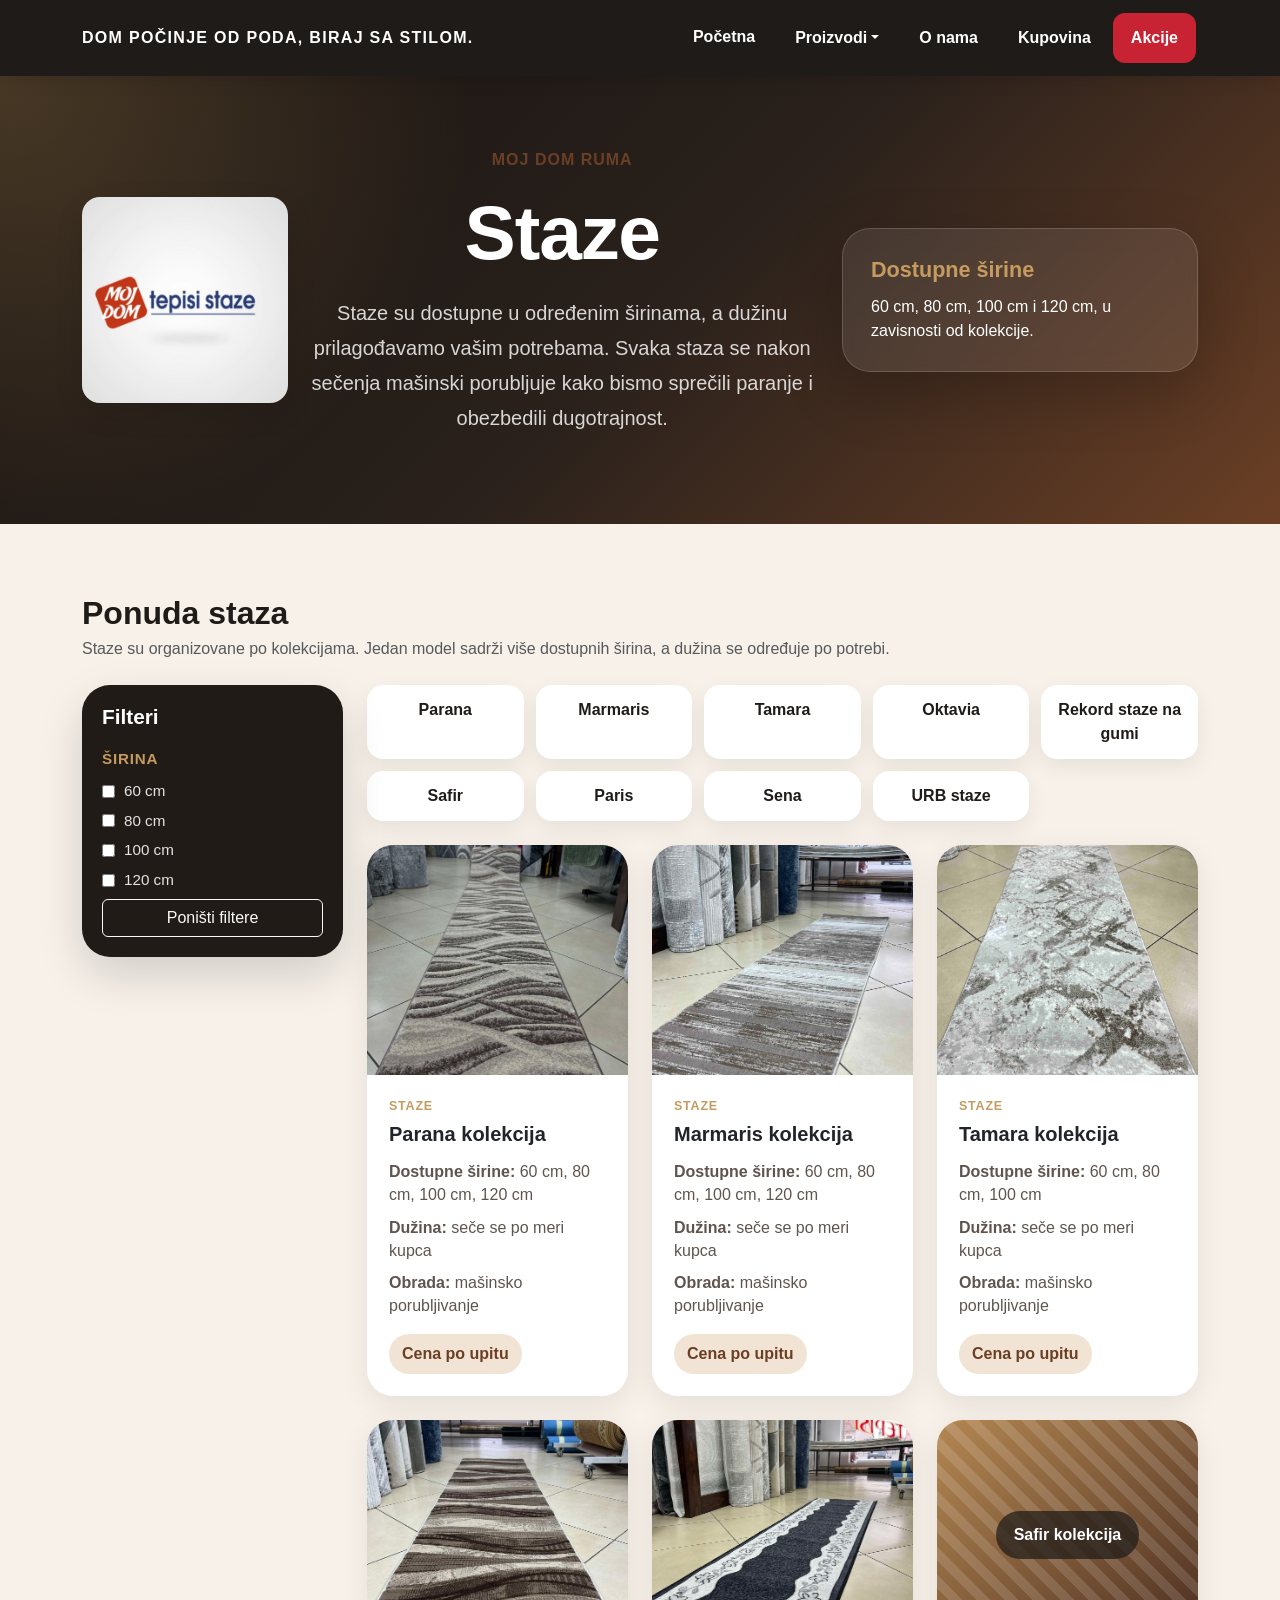
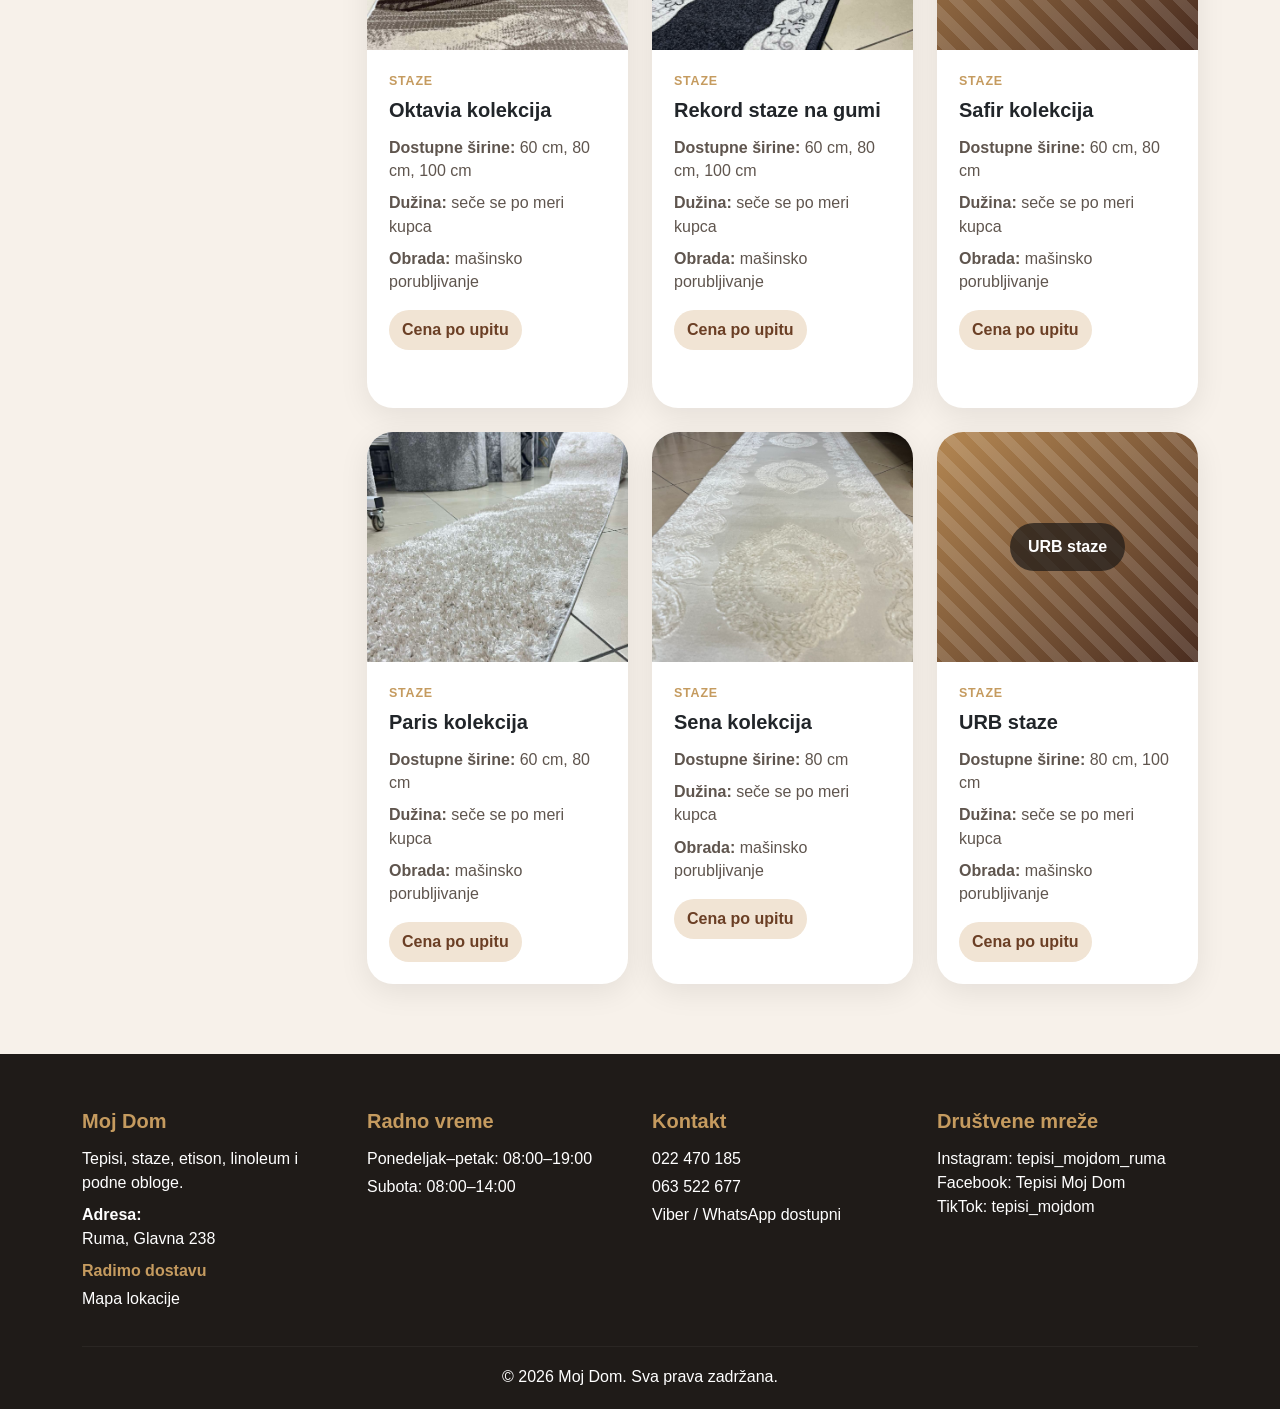
<file: proizvodi/staze/index.html>
<!DOCTYPE html>

<html lang="sr"><head><meta charset="utf-8"/><meta content="width=device-width, initial-scale=1" name="viewport"/><title>Staze | Moj Dom</title><link href="https://cdn.jsdelivr.net/npm/bootstrap@5.3.3/dist/css/bootstrap.min.css" rel="stylesheet"/><link href="../../css/style.css" rel="stylesheet"/></head><body><header class="site-header sticky-top">
<div class="brand-nav-wrap">
<div class="container">
<nav class="navbar navbar-expand-lg navbar-dark p-0 main-navbar-row">
<p class="top-slogan mb-0">Dom počinje od poda, biraj sa stilom.</p>
<button aria-controls="mainNav" aria-expanded="false" aria-label="Otvori navigaciju" class="navbar-toggler" data-bs-target="#mainNav" data-bs-toggle="collapse" type="button">
<span class="navbar-toggler-icon"></span>
</button>
<div class="collapse navbar-collapse" id="mainNav">
<ul class="navbar-nav ms-auto mb-2 mb-lg-0">
<li class="nav-item"><a class="nav-link active" href="../../index.html">Početna</a></li>
<li class="nav-item dropdown">
<a aria-expanded="false" class="nav-link dropdown-toggle" data-bs-toggle="dropdown" href="../../proizvodi.html" role="button">Proizvodi</a>
<ul class="dropdown-menu">
<li><a class="dropdown-item" href="../../proizvodi.html">Sve kategorije</a></li>
<li><hr class="dropdown-divider"/></li>
<li><a class="dropdown-item" href="../tepisi/index.html">Tepisi</a></li>
<li><a class="dropdown-item active" href="index.html">Staze</a></li>
<li><a class="dropdown-item" href="../etison/index.html">Etison</a></li>
<li><a class="dropdown-item" href="../linoleum/index.html">Linoleum</a></li>
<li><a class="dropdown-item" href="../vestacka-trava/index.html">Veštačka trava</a></li>
<li><a class="dropdown-item" href="../sportski-pod/index.html">Sportski pod</a></li>
<li><a class="dropdown-item" href="../otiraci-sedalice/index.html">Otirači i sedalice</a></li>
<li><a class="dropdown-item" href="../setovi-za-kupatilo/index.html">Setovi za kupatilo</a></li>
</ul>
</li>
<li class="nav-item"><a class="nav-link" href="../../o-nama.html">O nama</a></li>
<li class="nav-item"><a class="nav-link" href="../../kupovina.html">Kupovina</a></li>
<li class="nav-item"><a class="nav-link akcije-link" href="../../akcije.html">Akcije</a></li>
</ul>
</div>
</nav>
</div>
</div>
</header>
<header class="product-hero carpet-hero">
<div class="container">
<div class="row align-items-center g-4">
<div class="col-lg-8">
<div class="title-with-logo"><a class="title-logo-link" href="../../index.html" aria-label="Moj Dom početna">
<img src="../../images/reklame/moj_dom_logo.jpeg" alt="Moj Dom tepisi staze" class="title-logo-img">
</a><div class="title-text-wrap"><span class="hero-kicker">Moj Dom Ruma</span>
<h1>Staze</h1>
<p class="lead">Staze su dostupne u određenim širinama, a dužinu prilagođavamo vašim potrebama. Svaka staza se nakon sečenja mašinski porubljuje kako bismo sprečili paranje i obezbedili dugotrajnost.</p>
</div></div></div>
<div class="col-lg-4">
<div class="dimensions-note">
<h2>Dostupne širine</h2>
<p class="mb-0">60 cm, 80 cm, 100 cm i 120 cm, u zavisnosti od kolekcije.</p>
</div>
</div>
</div>
</div>
</header>
<main class="section-padding product-listing-page">
<div class="container">
<div class="d-flex justify-content-between align-items-center gap-3 mb-4">
<div>
<h2 class="section-title mb-1">Ponuda staza</h2>
<p class="text-muted mb-0">Staze su organizovane po kolekcijama. Jedan model sadrži više dostupnih širina, a dužina se određuje po potrebi.</p>
</div>
<button aria-controls="mobileFilters" class="btn btn-main d-lg-none" data-bs-target="#mobileFilters" data-bs-toggle="offcanvas" type="button">Filteri</button>
</div>
<div class="row g-4">
<aside class="col-lg-3 d-none d-lg-block">
<div class="filter-panel sticky-lg-top">
<h3>Filteri</h3>
<div class="filter-group">
<h4>Širina</h4>
<label><input class="product-filter" data-filter="width" type="checkbox" value="60"/> 60 cm</label>
<label><input class="product-filter" data-filter="width" type="checkbox" value="80"/> 80 cm</label>
<label><input class="product-filter" data-filter="width" type="checkbox" value="100"/> 100 cm</label>
<label><input class="product-filter" data-filter="width" type="checkbox" value="120"/> 120 cm</label>
</div>
<button class="btn btn-outline-light w-100 reset-filters" type="button">Poništi filtere</button>
</div>
</aside>
<section class="col-lg-9">
<div class="collection-anchor-grid mb-4">
<a href="#parana">Parana</a><a href="#marmaris">Marmaris</a><a href="#tamara">Tamara</a><a href="#oktavia">Oktavia</a><a href="#rekord">Rekord staze na gumi</a><a href="#safir">Safir</a><a href="#paris">Paris</a><a href="#sena">Sena</a><a href="#urb">URB staze</a>
</div>
<div class="row g-4 product-grid" id="productGrid">
<article class="col-md-6 col-xl-4 product-item" data-collection="parana" data-widths="60 80 100 120" id="parana">
<div class="card product-card luxury-product-card h-100">
<img alt="Parana kolekcija" class="product-card-img" data-gallery="../../images/proizvodi/staze/parana/parana-01.jpg, ../../images/proizvodi/staze/parana/parana-02.jpg, ../../images/proizvodi/staze/parana/parana-03.jpg, ../../images/proizvodi/staze/parana/parana-04.jpg, ../../images/proizvodi/staze/parana/parana-05.jpg, ../../images/proizvodi/staze/parana/parana-06.jpg" src="../../images/proizvodi/staze/parana/parana-01.jpg"/>
<div class="card-body">
<p class="collection-label">Staze</p>
<h3 class="card-title">Parana kolekcija</h3>
<p class="product-meta"><strong>Dostupne širine:</strong> 60 cm, 80 cm, 100 cm, 120 cm</p>
<p class="product-meta"><strong>Dužina:</strong> seče se po meri kupca</p>
<p class="product-meta"><strong>Obrada:</strong> mašinsko porubljivanje</p>
<p class="product-price">Cena po upitu</p>
</div>
</div>
</article>
<article class="col-md-6 col-xl-4 product-item" data-collection="marmaris" data-widths="60 80 100 120" id="marmaris">
<div class="card product-card luxury-product-card h-100">
<img alt="Marmaris kolekcija" class="product-card-img" data-gallery="../../images/proizvodi/staze/marmaris/marmaris-01.jpg, ../../images/proizvodi/staze/marmaris/marmaris-02.jpg" src="../../images/proizvodi/staze/marmaris/marmaris-01.jpg"/>
<div class="card-body">
<p class="collection-label">Staze</p>
<h3 class="card-title">Marmaris kolekcija</h3>
<p class="product-meta"><strong>Dostupne širine:</strong> 60 cm, 80 cm, 100 cm, 120 cm</p>
<p class="product-meta"><strong>Dužina:</strong> seče se po meri kupca</p>
<p class="product-meta"><strong>Obrada:</strong> mašinsko porubljivanje</p>
<p class="product-price">Cena po upitu</p>
</div>
</div>
</article>
<article class="col-md-6 col-xl-4 product-item" data-collection="tamara" data-widths="60 80 100" id="tamara">
<div class="card product-card luxury-product-card h-100">
<img alt="Tamara kolekcija" class="product-card-img" data-gallery="../../images/proizvodi/staze/tamara/tamara-01.jpg, ../../images/proizvodi/staze/tamara/tamara-02.jpg, ../../images/proizvodi/staze/tamara/tamara-03.jpg, ../../images/proizvodi/staze/tamara/tamara-04.jpg, ../../images/proizvodi/staze/tamara/tamara-05.jpg, ../../images/proizvodi/staze/tamara/tamara-06.jpg, ../../images/proizvodi/staze/tamara/tamara-07.jpg, ../../images/proizvodi/staze/tamara/tamara-08.jpg, ../../images/proizvodi/staze/tamara/tamara-09.jpg, ../../images/proizvodi/staze/tamara/tamara-10.jpg" src="../../images/proizvodi/staze/tamara/tamara-01.jpg"/>
<div class="card-body">
<p class="collection-label">Staze</p>
<h3 class="card-title">Tamara kolekcija</h3>
<p class="product-meta"><strong>Dostupne širine:</strong> 60 cm, 80 cm, 100 cm</p>
<p class="product-meta"><strong>Dužina:</strong> seče se po meri kupca</p>
<p class="product-meta"><strong>Obrada:</strong> mašinsko porubljivanje</p>
<p class="product-price">Cena po upitu</p>
</div>
</div>
</article>
<article class="col-md-6 col-xl-4 product-item" data-collection="oktavia" data-widths="60 80 100" id="oktavia">
<div class="card product-card luxury-product-card h-100">
<img alt="Oktavia kolekcija" class="product-card-img" data-gallery="../../images/proizvodi/staze/oktavia/oktavia-01.jpg, ../../images/proizvodi/staze/oktavia/oktavia-02.jpg, ../../images/proizvodi/staze/oktavia/oktavia-03.jpg, ../../images/proizvodi/staze/oktavia/oktavia-04.jpg, ../../images/proizvodi/staze/oktavia/oktavia-05.jpg, ../../images/proizvodi/staze/oktavia/oktavia-06.jpg, ../../images/proizvodi/staze/oktavia/oktavia-07.jpg, ../../images/proizvodi/staze/oktavia/oktavia-08.jpg, ../../images/proizvodi/staze/oktavia/oktavia-09.jpg, ../../images/proizvodi/staze/oktavia/oktavia-10.jpg, ../../images/proizvodi/staze/oktavia/oktavia-11.jpg" src="../../images/proizvodi/staze/oktavia/oktavia-01.jpg"/>
<div class="card-body">
<p class="collection-label">Staze</p>
<h3 class="card-title">Oktavia kolekcija</h3>
<p class="product-meta"><strong>Dostupne širine:</strong> 60 cm, 80 cm, 100 cm</p>
<p class="product-meta"><strong>Dužina:</strong> seče se po meri kupca</p>
<p class="product-meta"><strong>Obrada:</strong> mašinsko porubljivanje</p>
<p class="product-price">Cena po upitu</p>
</div>
</div>
</article>
<article class="col-md-6 col-xl-4 product-item" data-collection="rekord" data-widths="60 80 100" id="rekord">
<div class="card product-card luxury-product-card h-100">
<img alt="Rekord staze na gumi" class="product-card-img" data-gallery="../../images/proizvodi/staze/rekord/rekord-01.jpg, ../../images/proizvodi/staze/rekord/rekord-02.jpg, ../../images/proizvodi/staze/rekord/rekord-03.jpg, ../../images/proizvodi/staze/rekord/rekord-04.jpg, ../../images/proizvodi/staze/rekord/rekord-05.jpg, ../../images/proizvodi/staze/rekord/rekord-06.jpg, ../../images/proizvodi/staze/rekord/rekord-07.jpg, ../../images/proizvodi/staze/rekord/rekord-08.jpg, ../../images/proizvodi/staze/rekord/rekord-09.jpg, ../../images/proizvodi/staze/rekord/rekord-10.jpg, ../../images/proizvodi/staze/rekord/rekord-11.jpg, ../../images/proizvodi/staze/rekord/rekord-12.jpg, ../../images/proizvodi/staze/rekord/rekord-13.jpg, ../../images/proizvodi/staze/rekord/rekord-14.jpg, ../../images/proizvodi/staze/rekord/rekord-15.jpg, ../../images/proizvodi/staze/rekord/rekord-16.jpg" src="../../images/proizvodi/staze/rekord/rekord-01.jpg"/>
<div class="card-body">
<p class="collection-label">Staze</p>
<h3 class="card-title">Rekord staze na gumi</h3>
<p class="product-meta"><strong>Dostupne širine:</strong> 60 cm, 80 cm, 100 cm</p>
<p class="product-meta"><strong>Dužina:</strong> seče se po meri kupca</p>
<p class="product-meta"><strong>Obrada:</strong> mašinsko porubljivanje</p>
<p class="product-price">Cena po upitu</p>
<div class="hover-note"><strong>Napomena:</strong> Rekord staze su izdržljive tekstilne podne obloge sa doradom od gume, namenjene za intenzivnu upotrebu u rezidencijalnim prostorijama.</div>
</div>
</div>
</article>
<article class="col-md-6 col-xl-4 product-item" data-collection="safir" data-widths="60 80" id="safir">
<div class="card product-card luxury-product-card h-100">
<div class="product-img-placeholder carpet-pattern"><span>Safir kolekcija</span></div>
<div class="card-body">
<p class="collection-label">Staze</p>
<h3 class="card-title">Safir kolekcija</h3>
<p class="product-meta"><strong>Dostupne širine:</strong> 60 cm, 80 cm</p>
<p class="product-meta"><strong>Dužina:</strong> seče se po meri kupca</p>
<p class="product-meta"><strong>Obrada:</strong> mašinsko porubljivanje</p>
<p class="product-price">Cena po upitu</p>
</div>
</div>
</article>
<article class="col-md-6 col-xl-4 product-item" data-collection="paris" data-widths="60 80" id="paris">
<div class="card product-card luxury-product-card h-100">
<img alt="Paris kolekcija" class="product-card-img" data-gallery="../../images/proizvodi/staze/paris/paris-01.jpg, ../../images/proizvodi/staze/paris/paris-02.jpg, ../../images/proizvodi/staze/paris/paris-03.jpg, ../../images/proizvodi/staze/paris/paris-04.jpg" src="../../images/proizvodi/staze/paris/paris-01.jpg"/>
<div class="card-body">
<p class="collection-label">Staze</p>
<h3 class="card-title">Paris kolekcija</h3>
<p class="product-meta"><strong>Dostupne širine:</strong> 60 cm, 80 cm</p>
<p class="product-meta"><strong>Dužina:</strong> seče se po meri kupca</p>
<p class="product-meta"><strong>Obrada:</strong> mašinsko porubljivanje</p>
<p class="product-price">Cena po upitu</p>
</div>
</div>
</article>
<article class="col-md-6 col-xl-4 product-item" data-collection="sena" data-widths="80" id="sena">
<div class="card product-card luxury-product-card h-100">
<img alt="Sena kolekcija" class="product-card-img" data-gallery="../../images/proizvodi/staze/sena/sena-01.jpg, ../../images/proizvodi/staze/sena/sena-02.jpg, ../../images/proizvodi/staze/sena/sena-03.jpg, ../../images/proizvodi/staze/sena/sena-04.jpg, ../../images/proizvodi/staze/sena/sena-05.jpg, ../../images/proizvodi/staze/sena/sena-06.jpg, ../../images/proizvodi/staze/sena/sena-07.jpg, ../../images/proizvodi/staze/sena/sena-08.jpg, ../../images/proizvodi/staze/sena/sena-09.jpg, ../../images/proizvodi/staze/sena/sena-10.jpg, ../../images/proizvodi/staze/sena/sena-11.jpg, ../../images/proizvodi/staze/sena/sena-12.jpg" src="../../images/proizvodi/staze/sena/sena-01.jpg"/>
<div class="card-body">
<p class="collection-label">Staze</p>
<h3 class="card-title">Sena kolekcija</h3>
<p class="product-meta"><strong>Dostupne širine:</strong> 80 cm</p>
<p class="product-meta"><strong>Dužina:</strong> seče se po meri kupca</p>
<p class="product-meta"><strong>Obrada:</strong> mašinsko porubljivanje</p>
<p class="product-price">Cena po upitu</p>
</div>
</div>
</article>
<article class="col-md-6 col-xl-4 product-item" data-collection="urb" data-widths="80 100" id="urb">
<div class="card product-card luxury-product-card h-100">
<div class="product-img-placeholder carpet-pattern"><span>URB staze</span></div>
<div class="card-body">
<p class="collection-label">Staze</p>
<h3 class="card-title">URB staze</h3>
<p class="product-meta"><strong>Dostupne širine:</strong> 80 cm, 100 cm</p>
<p class="product-meta"><strong>Dužina:</strong> seče se po meri kupca</p>
<p class="product-meta"><strong>Obrada:</strong> mašinsko porubljivanje</p>
<p class="product-price">Cena po upitu</p>
</div>
</div>
</article></div>
<div class="no-results text-center py-5 d-none" id="noResults">
<h3>Nema staza za izabrani filter.</h3>
<p class="text-muted">Pokušajte drugu širinu.</p>
</div>
</section>
</div>
</div>
</main>
<div aria-labelledby="mobileFiltersLabel" class="offcanvas offcanvas-start" id="mobileFilters" tabindex="-1">
<div class="offcanvas-header">
<h5 class="offcanvas-title" id="mobileFiltersLabel">Filteri</h5>
<button aria-label="Zatvori" class="btn-close" data-bs-dismiss="offcanvas" type="button"></button>
</div>
<div class="offcanvas-body">
<div class="filter-panel mobile-filter-panel">
<div class="filter-group">
<h4>Širina</h4>
<label><input class="product-filter" data-filter="width" type="checkbox" value="60"/> 60 cm</label>
<label><input class="product-filter" data-filter="width" type="checkbox" value="80"/> 80 cm</label>
<label><input class="product-filter" data-filter="width" type="checkbox" value="100"/> 100 cm</label>
<label><input class="product-filter" data-filter="width" type="checkbox" value="120"/> 120 cm</label>
</div>
<button class="btn btn-outline-light w-100 reset-filters" type="button">Poništi filtere</button>
</div>
</div>
</div>
<footer class="footer">
<div class="container">
<div class="row g-4">
<div class="col-md-6 col-lg-3">
<h5>Moj Dom</h5>
<p class="mb-2">Tepisi, staze, etison, linoleum i podne obloge.</p>
<p class="mb-2"><strong>Adresa:</strong><br/>Ruma, Glavna 238</p>
<p class="mb-1 footer-emphasis">Radimo dostavu</p>
<a class="footer-link" href="https://www.google.com/maps/search/?api=1&amp;query=Tepisi+Moj+Dom+Ruma+Glavna+238" rel="noopener" target="_blank">Mapa lokacije</a>
</div>
<div class="col-md-6 col-lg-3">
<h5>Radno vreme</h5>
<p class="mb-1">Ponedeljak–petak: 08:00–19:00</p>
<p class="mb-0">Subota: 08:00–14:00</p>
</div>
<div class="col-md-6 col-lg-3">
<h5>Kontakt</h5>
<p class="mb-1"><a href="tel:+38122470185">022 470 185</a></p>
<p class="mb-1"><a href="tel:+38163522677">063 522 677</a></p>
<p class="mb-0">Viber / WhatsApp dostupni</p>
</div>
<div class="col-md-6 col-lg-3">
<h5>Društvene mreže</h5>
<p class="mb-0 social-links">
<a href="https://www.instagram.com/tepisi_mojdom_ruma" rel="noopener" target="_blank">Instagram: tepisi_mojdom_ruma</a><br/>
<a href="https://www.facebook.com/p/Tepisi-Moj-Dom-100064780296489/" rel="noopener" target="_blank">Facebook: Tepisi Moj Dom</a><br/>
<a href="https://www.tiktok.com/@tepisi_mojdom" rel="noopener" target="_blank">TikTok: tepisi_mojdom</a>
</p>
</div>
</div>
<hr/>
<p class="mb-0 text-center">© 2026 Moj Dom. Sva prava zadržana.</p>
</div>
</footer><script src="https://cdn.jsdelivr.net/npm/bootstrap@5.3.3/dist/js/bootstrap.bundle.min.js"></script><script src="../../js/script.js"></script></body></html>
</file>
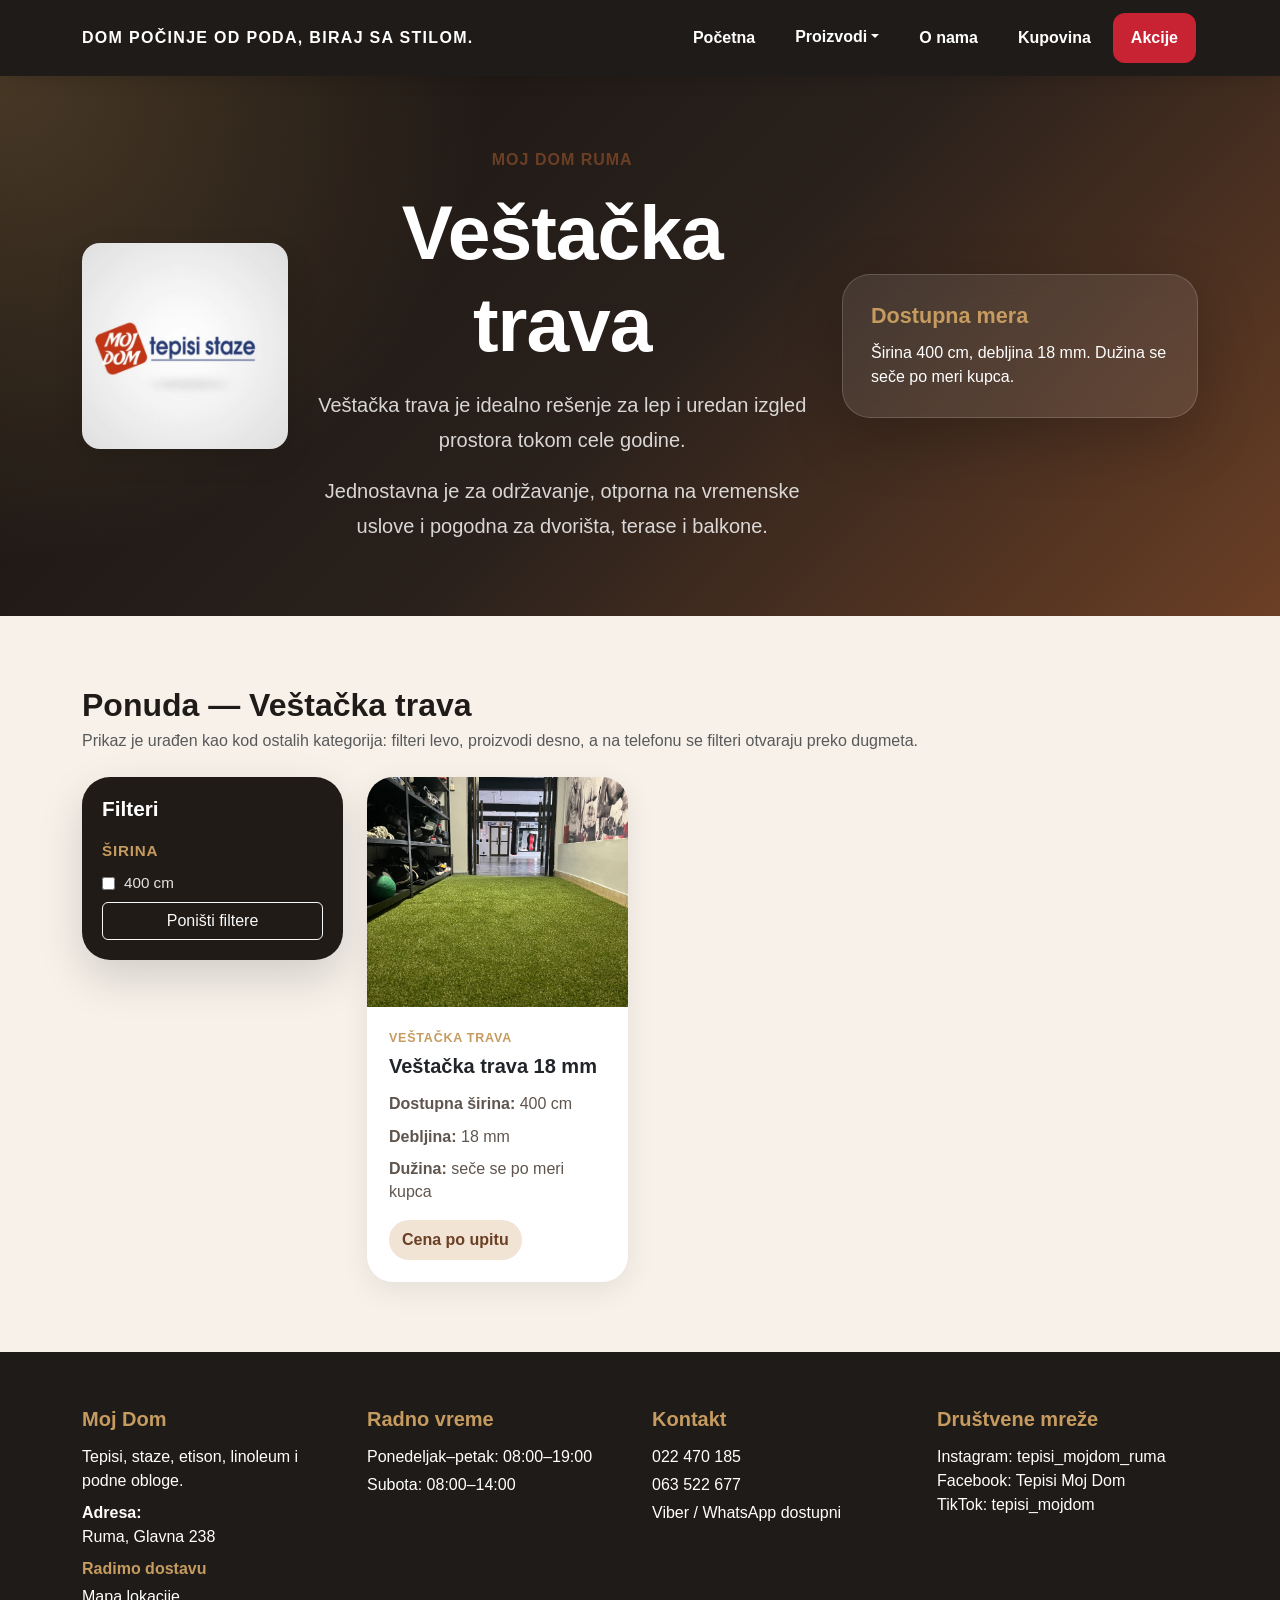
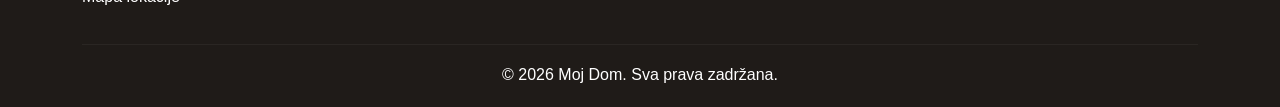
<file: proizvodi/vestacka-trava/index.html>
<!DOCTYPE html>
<html lang="sr"><head><meta charset="utf-8"/><meta content="width=device-width, initial-scale=1" name="viewport"/><title>Veštačka trava | Moj Dom</title><link href="https://cdn.jsdelivr.net/npm/bootstrap@5.3.3/dist/css/bootstrap.min.css" rel="stylesheet"/><link href="../../css/style.css" rel="stylesheet"/></head><body><header class="site-header sticky-top">
<div class="brand-nav-wrap">
<div class="container">
<nav class="navbar navbar-expand-lg navbar-dark p-0 main-navbar-row">
<p class="top-slogan mb-0">Dom počinje od poda, biraj sa stilom.</p>
<button aria-controls="mainNav" aria-expanded="false" aria-label="Otvori navigaciju" class="navbar-toggler" data-bs-target="#mainNav" data-bs-toggle="collapse" type="button">
<span class="navbar-toggler-icon"></span>
</button>
<div class="collapse navbar-collapse" id="mainNav">
<ul class="navbar-nav ms-auto mb-2 mb-lg-0">
<li class="nav-item"><a class="nav-link" href="../../index.html">Početna</a></li>
<li class="nav-item dropdown">
<a aria-expanded="false" class="nav-link dropdown-toggle active" data-bs-toggle="dropdown" href="../../proizvodi.html" role="button">Proizvodi</a>
<ul class="dropdown-menu">
<li><a class="dropdown-item" href="../../proizvodi.html">Sve kategorije</a></li>
<li><hr class="dropdown-divider"/></li>
<li><a class="dropdown-item" href="../tepisi/index.html">Tepisi</a></li>
<li><a class="dropdown-item" href="../staze/index.html">Staze</a></li>
<li><a class="dropdown-item" href="../etison/index.html">Etison</a></li>
<li><a class="dropdown-item" href="../linoleum/index.html">Linoleum</a></li>
<li><a class="dropdown-item active" href="index.html">Veštačka trava</a></li>
<li><a class="dropdown-item" href="../sportski-pod/index.html">Sportski pod</a></li>
<li><a class="dropdown-item" href="../otiraci-sedalice/index.html">Otirači i sedalice</a></li>
<li><a class="dropdown-item" href="../setovi-za-kupatilo/index.html">Setovi za kupatilo</a></li>
</ul>
</li>
<li class="nav-item"><a class="nav-link" href="../../o-nama.html">O nama</a></li>
<li class="nav-item"><a class="nav-link" href="../../kupovina.html">Kupovina</a></li>
<li class="nav-item"><a class="nav-link akcije-link" href="../../akcije.html">Akcije</a></li>
</ul>
</div>
</nav>
</div>
</div>
</header>
<header class="product-hero carpet-hero">
<div class="container">
<div class="row align-items-center g-4">
<div class="col-lg-8">
<div class="title-with-logo"><a class="title-logo-link" href="../../index.html" aria-label="Moj Dom početna">
<img src="../../images/reklame/moj_dom_logo.jpeg" alt="Moj Dom tepisi staze" class="title-logo-img">
</a><div class="title-text-wrap"><span class="hero-kicker">Moj Dom Ruma</span>
<h1>Veštačka trava</h1>
<p class="lead">Veštačka trava je idealno rešenje za lep i uredan izgled prostora tokom cele godine.</p>
<p class="lead mb-0">Jednostavna je za održavanje, otporna na vremenske uslove i pogodna za dvorišta, terase i balkone.</p>
</div></div></div>
<div class="col-lg-4">
<div class="dimensions-note">
<h2>Dostupna mera</h2>
<p class="mb-0">Širina 400 cm, debljina 18 mm. Dužina se seče po meri kupca.</p>
</div>
</div>
</div>
</div>
</header>
<main class="section-padding product-listing-page">
<div class="container">
<div class="d-flex justify-content-between align-items-center gap-3 mb-4">
<div>
<h2 class="section-title mb-1">Ponuda — Veštačka trava</h2>
<p class="text-muted mb-0">Prikaz je urađen kao kod ostalih kategorija: filteri levo, proizvodi desno, a na telefonu se filteri otvaraju preko dugmeta.</p>
</div>
<button aria-controls="mobileFilters" class="btn btn-main d-lg-none" data-bs-target="#mobileFilters" data-bs-toggle="offcanvas" type="button">Filteri</button>
</div>
<div class="row g-4">
<aside class="col-lg-3 d-none d-lg-block">
<div class="filter-panel sticky-lg-top">
<h3>Filteri</h3>
<div class="filter-group">
<h4>Širina</h4>
<label><input class="product-filter" data-filter="width" type="checkbox" value="400"/> 400 cm</label>
</div>

<button class="btn btn-outline-light w-100 reset-filters" type="button">Poništi filtere</button>
</div>
</aside>
<section class="col-lg-9">
<div class="row g-4 product-grid" id="productGrid">
<article class="col-md-6 col-xl-4 product-item" data-widths="400">
<div class="card product-card luxury-product-card h-100">
<img alt="Veštačka trava" class="product-card-img" data-gallery="../../images/proizvodi/vestacka-trava/vestacka-trava-1.jpeg, ../../images/proizvodi/vestacka-trava/vestacka-trava-2.jpg, ../../images/proizvodi/vestacka-trava/vestacka-trava-3.jpg" src="../../images/proizvodi/vestacka-trava/vestacka-trava-1.jpeg"/>
<div class="card-body">
<p class="collection-label">Veštačka trava</p>
<h3 class="card-title">Veštačka trava 18 mm</h3>
<p class="product-meta"><strong>Dostupna širina:</strong> 400 cm</p>
<p class="product-meta"><strong>Debljina:</strong> 18 mm</p>

<p class="product-meta"><strong>Dužina:</strong> seče se po meri kupca</p>
<p class="product-price">Cena po upitu</p>
</div>
</div>
</article>
</div>
<div class="no-results text-center py-5 d-none" id="noResults">
<h3>Nema veštačke trave za izabrani filter.</h3>
<p class="text-muted">Pokušajte drugu širinu.</p>
</div>
</section>
</div>
</div>
</main>
<div aria-labelledby="mobileFiltersLabel" class="offcanvas offcanvas-start" id="mobileFilters" tabindex="-1">
<div class="offcanvas-header">
<h5 class="offcanvas-title" id="mobileFiltersLabel">Filteri</h5>
<button aria-label="Zatvori" class="btn-close" data-bs-dismiss="offcanvas" type="button"></button>
</div>
<div class="offcanvas-body">
<div class="filter-panel mobile-filter-panel">
<div class="filter-group">
<h4>Širina</h4>
<label><input class="product-filter" data-filter="width" type="checkbox" value="400"/> 400 cm</label>
</div>

<button class="btn btn-outline-light w-100 reset-filters" type="button">Poništi filtere</button>
</div>
</div>
</div>
<footer class="footer">
<div class="container">
<div class="row g-4">
<div class="col-md-6 col-lg-3">
<h5>Moj Dom</h5>
<p class="mb-2">Tepisi, staze, etison, linoleum i podne obloge.</p>
<p class="mb-2"><strong>Adresa:</strong><br/>Ruma, Glavna 238</p>
<p class="mb-1 footer-emphasis">Radimo dostavu</p>
<a class="footer-link" href="https://www.google.com/maps/search/?api=1&amp;query=Tepisi+Moj+Dom+Ruma+Glavna+238" rel="noopener" target="_blank">Mapa lokacije</a>
</div>
<div class="col-md-6 col-lg-3">
<h5>Radno vreme</h5>
<p class="mb-1">Ponedeljak–petak: 08:00–19:00</p>
<p class="mb-0">Subota: 08:00–14:00</p>
</div>
<div class="col-md-6 col-lg-3">
<h5>Kontakt</h5>
<p class="mb-1"><a href="tel:+38122470185">022 470 185</a></p>
<p class="mb-1"><a href="tel:+38163522677">063 522 677</a></p>
<p class="mb-0">Viber / WhatsApp dostupni</p>
</div>
<div class="col-md-6 col-lg-3">
<h5>Društvene mreže</h5>
<p class="mb-0 social-links">
<a href="https://www.instagram.com/tepisi_mojdom_ruma" rel="noopener" target="_blank">Instagram: tepisi_mojdom_ruma</a><br/>
<a href="https://www.facebook.com/p/Tepisi-Moj-Dom-100064780296489/" rel="noopener" target="_blank">Facebook: Tepisi Moj Dom</a><br/>
<a href="https://www.tiktok.com/@tepisi_mojdom" rel="noopener" target="_blank">TikTok: tepisi_mojdom</a>
</p>
</div>
</div>
<hr/>
<p class="mb-0 text-center">© 2026 Moj Dom. Sva prava zadržana.</p>
</div>
</footer><script src="https://cdn.jsdelivr.net/npm/bootstrap@5.3.3/dist/js/bootstrap.bundle.min.js"></script><script src="../../js/script.js"></script></body></html>
</file>
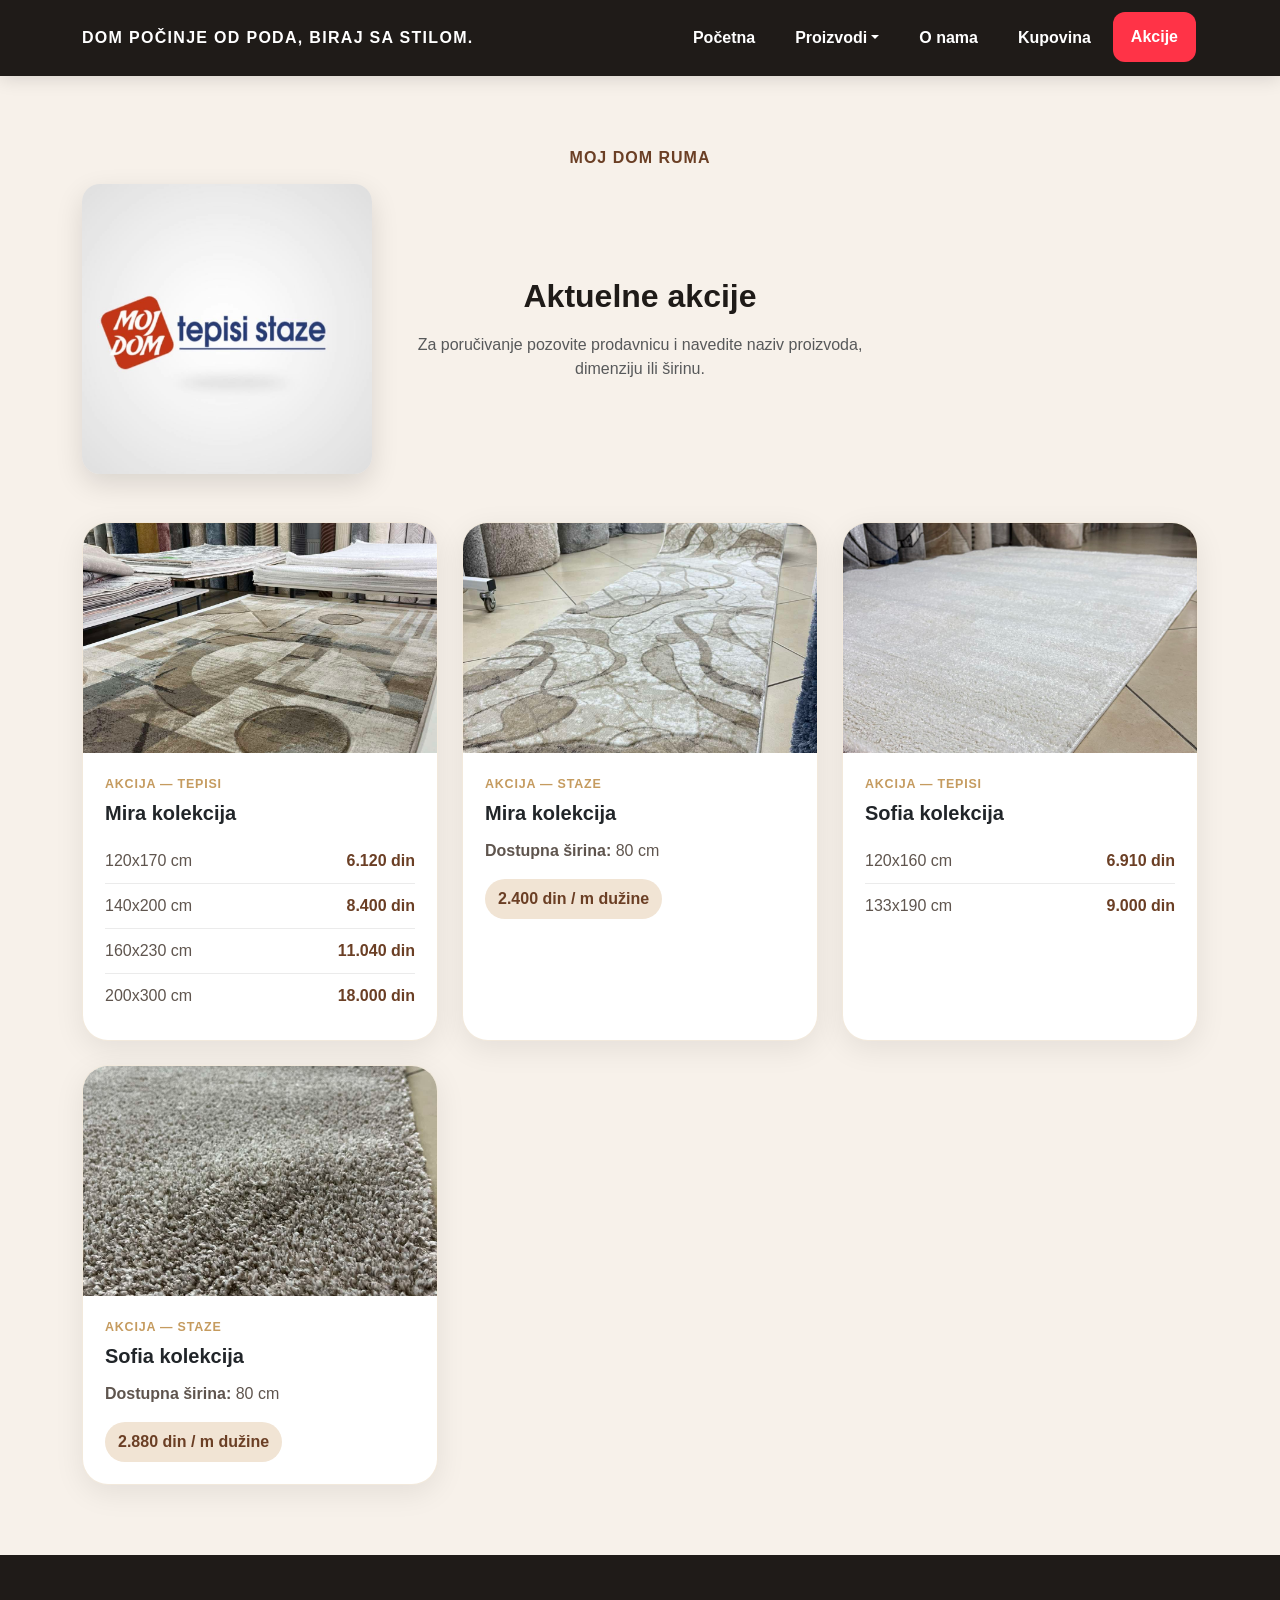
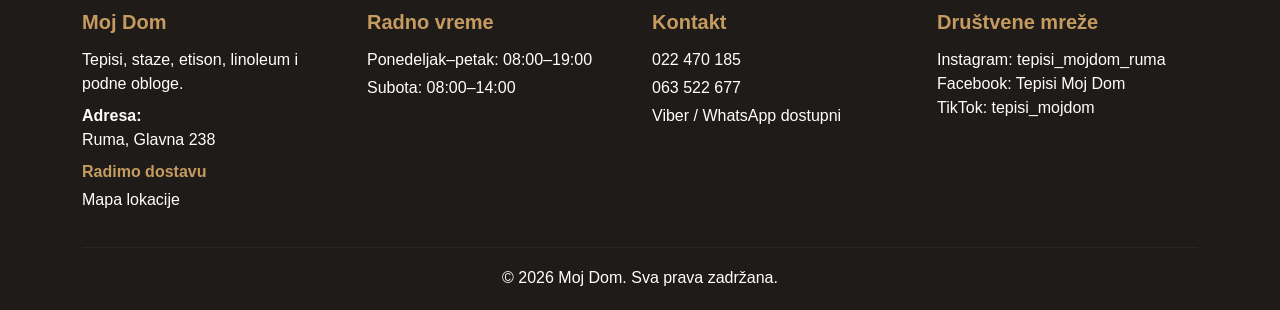
<file: akcije.html>
<!doctype html><html lang="sr"><head><meta charset="utf-8"><meta name="viewport" content="width=device-width, initial-scale=1"><title>akcije | Moj Dom</title><link href="https://cdn.jsdelivr.net/npm/bootstrap@5.3.3/dist/css/bootstrap.min.css" rel="stylesheet"><link rel="stylesheet" href="css/style.css"></head><body><header class="site-header sticky-top">
    <div class="brand-nav-wrap">
      <div class="container">
        <nav class="navbar navbar-expand-lg navbar-dark p-0 main-navbar-row">
<p class="top-slogan mb-0">Dom počinje od poda, biraj sa stilom.</p>
          <button class="navbar-toggler" type="button" data-bs-toggle="collapse" data-bs-target="#mainNav" aria-controls="mainNav" aria-expanded="false" aria-label="Otvori navigaciju">
            <span class="navbar-toggler-icon"></span>
          </button>
          <div class="collapse navbar-collapse" id="mainNav">
            <ul class="navbar-nav ms-auto mb-2 mb-lg-0">
              <li class="nav-item"><a class="nav-link " href="index.html">Početna</a></li>
              <li class="nav-item dropdown">
                <a class="nav-link dropdown-toggle " href="proizvodi.html" role="button" data-bs-toggle="dropdown" aria-expanded="false">Proizvodi</a>
                <ul class="dropdown-menu">
                  <li><a class="dropdown-item" href="proizvodi.html">Sve kategorije</a></li>
                  <li><hr class="dropdown-divider"></li>
                  <li><a class="dropdown-item" href="proizvodi/tepisi/index.html">Tepisi</a></li>
                  <li><a class="dropdown-item" href="proizvodi/staze/index.html">Staze</a></li>
                  <li><a class="dropdown-item" href="proizvodi/etison/index.html">Etison</a></li>
                  <li><a class="dropdown-item" href="proizvodi/linoleum/index.html">Linoleum</a></li>
                  <li><a class="dropdown-item" href="proizvodi/vestacka-trava/index.html">Veštačka trava</a></li>
                  <li><a class="dropdown-item" href="proizvodi/sportski-pod/index.html">Sportski pod</a></li>
                  <li><a class="dropdown-item" href="proizvodi/otiraci-sedalice/index.html">Otirači i sedalice</a></li>
<li><a class="dropdown-item" href="proizvodi/setovi-za-kupatilo/index.html">Setovi za kupatilo</a></li>
                </ul>
              </li>
              <li class="nav-item"><a class="nav-link " href="o-nama.html">O nama</a></li>
              <li class="nav-item"><a class="nav-link " href="kupovina.html">Kupovina</a></li>
              <li class="nav-item"><a class="nav-link akcije-link active" href="akcije.html">Akcije</a></li>
            </ul>
          </div>
        </nav>
      </div>
    </div>
  </header>
<main class="section-padding product-listing-page akcije-page">
  <div class="container">
    <div class="text-center mb-5">
      <span class="hero-kicker">Moj Dom Ruma</span>
      <div class="title-with-logo page-title-row"><a class="title-logo-link" href="index.html" aria-label="Moj Dom početna">
<img src="images/reklame/moj_dom_logo.jpeg" alt="Moj Dom tepisi staze" class="title-logo-img">
</a><div class="title-text-wrap text-center"><h2 class="section-title">Aktuelne akcije</h2>
      <p class="text-muted mb-0">Za poručivanje pozovite prodavnicu i navedite naziv proizvoda, dimenziju ili širinu.</p></div></div>
    </div>

    <div class="row g-4 product-grid" id="productGrid">

      <article class="col-md-6 col-xl-4 product-item" id="akcija-mira-tepisi">
        <div class="card product-card luxury-product-card h-100">
          <img alt="Mira kolekcija tepisi" class="product-card-img" src="images/proizvodi/tepisi/mira/mira-01.jpg" data-gallery="images/proizvodi/tepisi/mira/mira-01.jpg, images/proizvodi/tepisi/mira/mira-02.jpg, images/proizvodi/tepisi/mira/mira-03.jpg, images/proizvodi/tepisi/mira/mira-04.jpg, images/proizvodi/tepisi/mira/mira-05.jpg, images/proizvodi/tepisi/mira/mira-06.jpg, images/proizvodi/tepisi/mira/mira-07.jpg, images/proizvodi/tepisi/mira/mira-08.jpg, images/proizvodi/tepisi/mira/mira-09.jpg, images/proizvodi/tepisi/mira/mira-10.jpg">
          <div class="card-body">
            <p class="collection-label">Akcija — Tepisi</p>
            <h3 class="card-title">Mira kolekcija</h3>
            <ul class="price-list">
              <li><span>120x170 cm</span><strong>6.120 din</strong></li>
              <li><span>140x200 cm</span><strong>8.400 din</strong></li>
              <li><span>160x230 cm</span><strong>11.040 din</strong></li>
              <li><span>200x300 cm</span><strong>18.000 din</strong></li>
            </ul>
          </div>
        </div>
      </article>

      <article class="col-md-6 col-xl-4 product-item" id="akcija-mira-staze">
        <div class="card product-card luxury-product-card h-100">
          <img alt="Mira staze" class="product-card-img" src="images/proizvodi/staze/mira/mira-01.jpg" data-gallery="images/proizvodi/staze/mira/mira-01.jpg, images/proizvodi/staze/mira/mira-02.jpg, images/proizvodi/staze/mira/mira-03.jpg, images/proizvodi/staze/mira/mira-04.jpg, images/proizvodi/staze/mira/mira-05.jpg, images/proizvodi/staze/mira/mira-06.jpg">
          <div class="card-body">
            <p class="collection-label">Akcija — Staze</p>
            <h3 class="card-title">Mira kolekcija</h3>
            <p class="product-meta"><strong>Dostupna širina:</strong> 80 cm</p>
            <p class="akcija-price">2.400 din / m dužine</p>
          </div>
        </div>
      </article>

      <article class="col-md-6 col-xl-4 product-item" id="akcija-sofia-tepisi">
        <div class="card product-card luxury-product-card h-100">
          <img alt="Sofia kolekcija tepisi" class="product-card-img" src="images/proizvodi/tepisi/sofia/sofia-1.jpg" data-gallery="images/proizvodi/tepisi/sofia/sofia-1.jpg, images/proizvodi/tepisi/sofia/sofia-2.jpg, images/proizvodi/tepisi/sofia/sofia-3.jpg">
          <div class="card-body">
            <p class="collection-label">Akcija — Tepisi</p>
            <h3 class="card-title">Sofia kolekcija</h3>
            <ul class="price-list">
              <li><span>120x160 cm</span><strong>6.910 din</strong></li>
              <li><span>133x190 cm</span><strong>9.000 din</strong></li>
            </ul>
          </div>
        </div>
      </article>

      <article class="col-md-6 col-xl-4 product-item" id="akcija-sofia-staze">
        <div class="card product-card luxury-product-card h-100">
          <img alt="Sofia staze" class="product-card-img" src="images/proizvodi/staze/sofia/sofia-01.jpg" data-gallery="images/proizvodi/staze/sofia/sofia-01.jpg, images/proizvodi/staze/sofia/sofia-02.jpg, images/proizvodi/staze/sofia/sofia-03.jpg, images/proizvodi/staze/sofia/sofia-04.jpg">
          <div class="card-body">
            <p class="collection-label">Akcija — Staze</p>
            <h3 class="card-title">Sofia kolekcija</h3>
            <p class="product-meta"><strong>Dostupna širina:</strong> 80 cm</p>
            <p class="akcija-price">2.880 din / m dužine</p>
          </div>
        </div>
      </article>

    </div>
  </div>
</main><footer class="footer">
    <div class="container">
      <div class="row g-4">
        <div class="col-md-6 col-lg-3">
          <h5>Moj Dom</h5>
          <p class="mb-2">Tepisi, staze, etison, linoleum i podne obloge.</p>
          <p class="mb-2"><strong>Adresa:</strong><br>Ruma, Glavna 238</p>
          <p class="mb-1 footer-emphasis">Radimo dostavu</p>
          <a class="footer-link" href="https://www.google.com/maps/search/?api=1&amp;query=Tepisi+Moj+Dom+Ruma+Glavna+238" target="_blank" rel="noopener">Mapa lokacije</a>
        </div>
        <div class="col-md-6 col-lg-3">
          <h5>Radno vreme</h5>
          <p class="mb-1">Ponedeljak–petak: 08:00–19:00</p>
          <p class="mb-0">Subota: 08:00–14:00</p>
        </div>
        <div class="col-md-6 col-lg-3">
          <h5>Kontakt</h5>
          <p class="mb-1"><a href="tel:+38122470185">022 470 185</a></p>
          <p class="mb-1"><a href="tel:+38163522677">063 522 677</a></p>
          <p class="mb-0">Viber / WhatsApp dostupni</p>
        </div>
        <div class="col-md-6 col-lg-3">
          <h5>Društvene mreže</h5>
          <p class="mb-0 social-links">
            <a href="https://www.instagram.com/tepisi_mojdom_ruma" target="_blank" rel="noopener">Instagram: tepisi_mojdom_ruma</a><br>
            <a href="https://www.facebook.com/p/Tepisi-Moj-Dom-100064780296489/" target="_blank" rel="noopener">Facebook: Tepisi Moj Dom</a><br>
            <a href="https://www.tiktok.com/@tepisi_mojdom" target="_blank" rel="noopener">TikTok: tepisi_mojdom</a>
          </p>
        </div>
      </div>
      <hr>
      <p class="mb-0 text-center">© 2026 Moj Dom. Sva prava zadržana.</p>
    </div>
  </footer><script src="https://cdn.jsdelivr.net/npm/bootstrap@5.3.3/dist/js/bootstrap.bundle.min.js"></script><script src="js/script.js"></script></body></html>
</file>
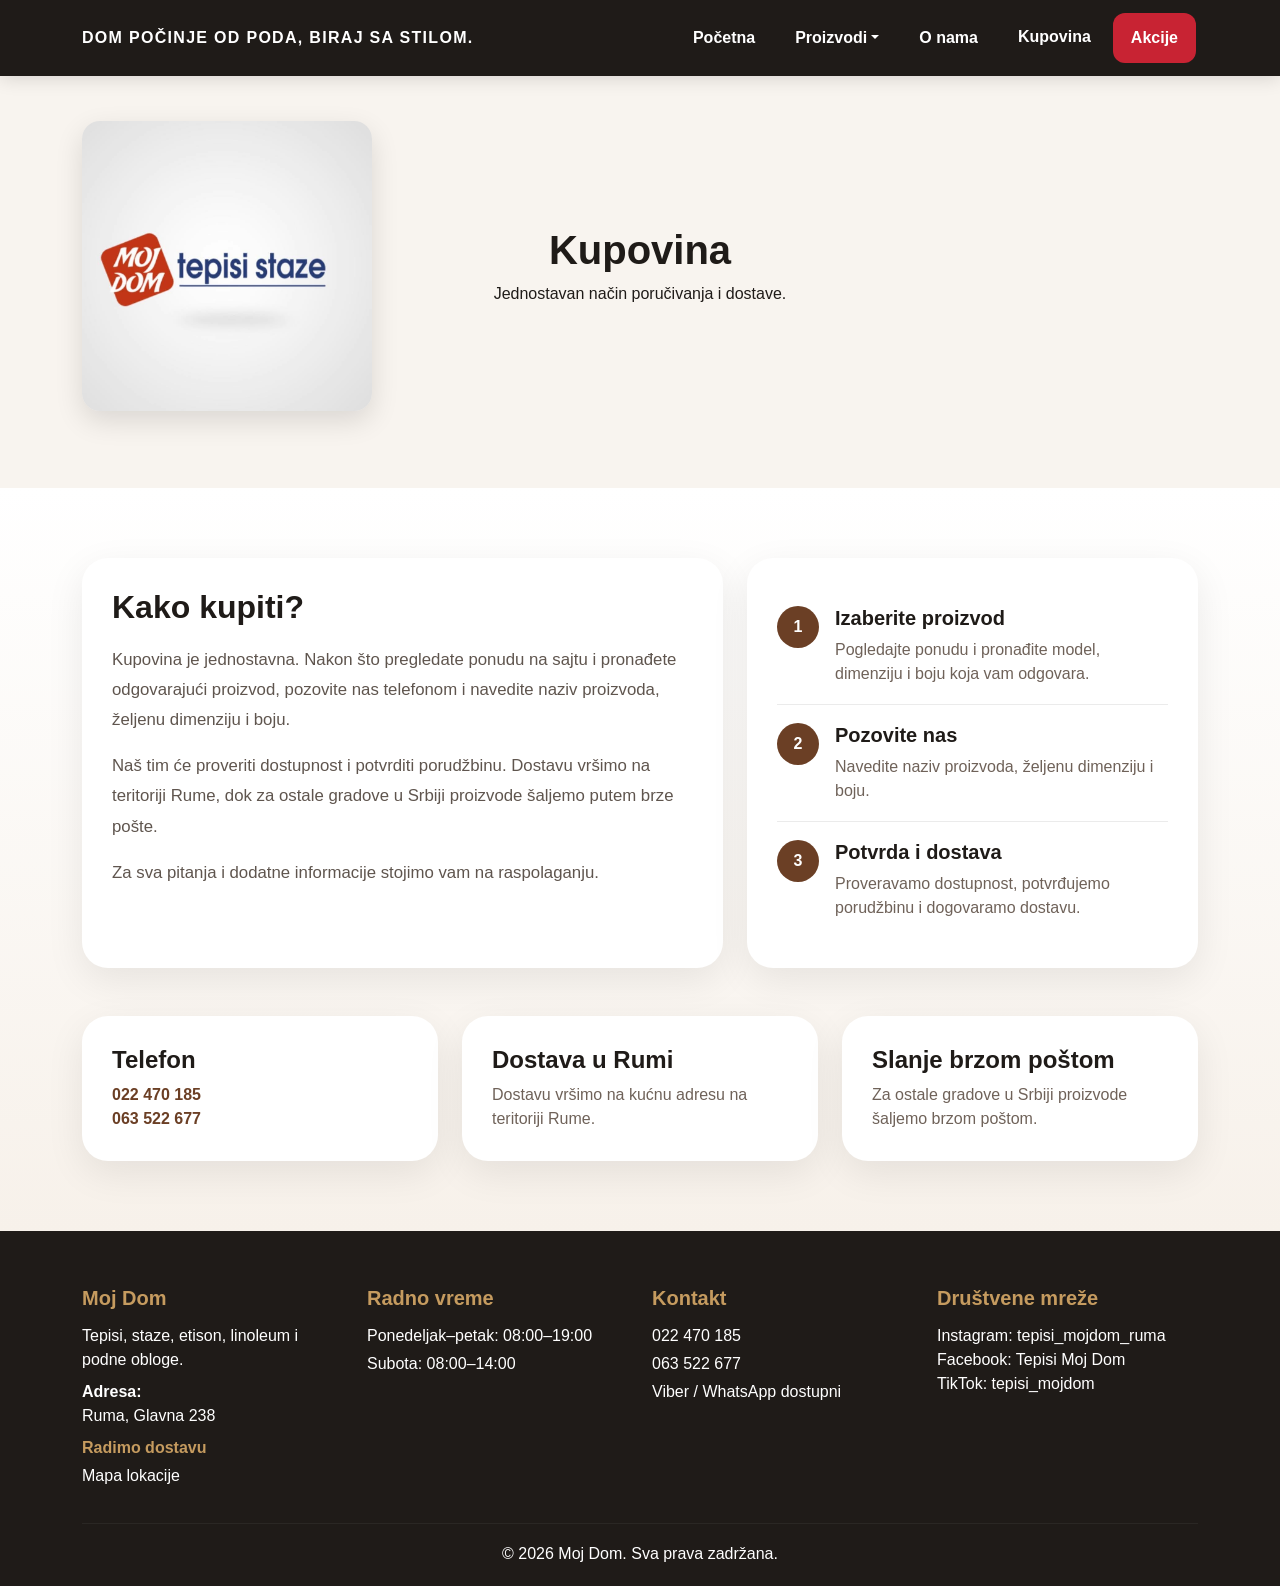
<file: kupovina.html>
<!doctype html><html lang="sr"><head><meta charset="utf-8"><meta name="viewport" content="width=device-width, initial-scale=1"><title>kupovina | Moj Dom</title><link href="https://cdn.jsdelivr.net/npm/bootstrap@5.3.3/dist/css/bootstrap.min.css" rel="stylesheet"><link rel="stylesheet" href="css/style.css"></head><body><header class="site-header sticky-top">
    <div class="brand-nav-wrap">
      <div class="container">
        <nav class="navbar navbar-expand-lg navbar-dark p-0 main-navbar-row">
<p class="top-slogan mb-0">Dom počinje od poda, biraj sa stilom.</p>
          <button class="navbar-toggler" type="button" data-bs-toggle="collapse" data-bs-target="#mainNav" aria-controls="mainNav" aria-expanded="false" aria-label="Otvori navigaciju">
            <span class="navbar-toggler-icon"></span>
          </button>
          <div class="collapse navbar-collapse" id="mainNav">
            <ul class="navbar-nav ms-auto mb-2 mb-lg-0">
              <li class="nav-item"><a class="nav-link " href="index.html">Početna</a></li>
              <li class="nav-item dropdown">
                <a class="nav-link dropdown-toggle " href="proizvodi.html" role="button" data-bs-toggle="dropdown" aria-expanded="false">Proizvodi</a>
                <ul class="dropdown-menu">
                  <li><a class="dropdown-item" href="proizvodi.html">Sve kategorije</a></li>
                  <li><hr class="dropdown-divider"></li>
                  <li><a class="dropdown-item" href="proizvodi/tepisi/index.html">Tepisi</a></li>
                  <li><a class="dropdown-item" href="proizvodi/staze/index.html">Staze</a></li>
                  <li><a class="dropdown-item" href="proizvodi/etison/index.html">Etison</a></li>
                  <li><a class="dropdown-item" href="proizvodi/linoleum/index.html">Linoleum</a></li>
                  <li><a class="dropdown-item" href="proizvodi/vestacka-trava/index.html">Veštačka trava</a></li>
                  <li><a class="dropdown-item" href="proizvodi/sportski-pod/index.html">Sportski pod</a></li>
                  <li><a class="dropdown-item" href="proizvodi/otiraci-sedalice/index.html">Otirači i sedalice</a></li>
<li><a class="dropdown-item" href="proizvodi/setovi-za-kupatilo/index.html">Setovi za kupatilo</a></li>
                </ul>
              </li>
              <li class="nav-item"><a class="nav-link " href="o-nama.html">O nama</a></li>
              <li class="nav-item"><a class="nav-link active" href="kupovina.html">Kupovina</a></li>
              <li class="nav-item"><a class="nav-link akcije-link " href="akcije.html">Akcije</a></li>
            </ul>
          </div>
        </nav>
      </div>
    </div>
  </header>
<header class="breadcrumb-area"><div class="container"><div class="title-with-logo page-title-row"><a class="title-logo-link" href="index.html" aria-label="Moj Dom početna">
<img src="images/reklame/moj_dom_logo.jpeg" alt="Moj Dom tepisi staze" class="title-logo-img">
</a><div class="title-text-wrap text-center"><h1 class="fw-bold">Kupovina</h1><p class="mb-0">Jednostavan način poručivanja i dostave.</p></div></div></div></header><main class="section-padding kupovina-page"><div class="container"><div class="row g-4 align-items-stretch"><div class="col-lg-7"><div class="purchase-box h-100"><h2>Kako kupiti?</h2><p>Kupovina je jednostavna. Nakon što pregledate ponudu na sajtu i pronađete odgovarajući proizvod, pozovite nas telefonom i navedite naziv proizvoda, željenu dimenziju i boju.</p><p>Naš tim će proveriti dostupnost i potvrditi porudžbinu. Dostavu vršimo na teritoriji Rume, dok za ostale gradove u Srbiji proizvode šaljemo putem brze pošte.</p><p class="mb-0">Za sva pitanja i dodatne informacije stojimo vam na raspolaganju.</p></div></div><div class="col-lg-5"><div class="purchase-steps h-100"><div class="purchase-step"><span>1</span><div><h5>Izaberite proizvod</h5><p>Pogledajte ponudu i pronađite model, dimenziju i boju koja vam odgovara.</p></div></div><div class="purchase-step"><span>2</span><div><h5>Pozovite nas</h5><p>Navedite naziv proizvoda, željenu dimenziju i boju.</p></div></div><div class="purchase-step"><span>3</span><div><h5>Potvrda i dostava</h5><p>Proveravamo dostupnost, potvrđujemo porudžbinu i dogovaramo dostavu.</p></div></div></div></div></div><div class="row g-4 mt-4"><div class="col-md-4"><div class="purchase-info-card"><h4>Telefon</h4><p><a href="tel:+38122470185">022 470 185</a><br><a href="tel:+38163522677">063 522 677</a></p></div></div><div class="col-md-4"><div class="purchase-info-card"><h4>Dostava u Rumi</h4><p>Dostavu vršimo na kućnu adresu na teritoriji Rume.</p></div></div><div class="col-md-4"><div class="purchase-info-card"><h4>Slanje brzom poštom</h4><p>Za ostale gradove u Srbiji proizvode šaljemo brzom poštom.</p></div></div></div></div></main><footer class="footer">
    <div class="container">
      <div class="row g-4">
        <div class="col-md-6 col-lg-3">
          <h5>Moj Dom</h5>
          <p class="mb-2">Tepisi, staze, etison, linoleum i podne obloge.</p>
          <p class="mb-2"><strong>Adresa:</strong><br>Ruma, Glavna 238</p>
          <p class="mb-1 footer-emphasis">Radimo dostavu</p>
          <a class="footer-link" href="https://www.google.com/maps/search/?api=1&amp;query=Tepisi+Moj+Dom+Ruma+Glavna+238" target="_blank" rel="noopener">Mapa lokacije</a>
        </div>
        <div class="col-md-6 col-lg-3">
          <h5>Radno vreme</h5>
          <p class="mb-1">Ponedeljak–petak: 08:00–19:00</p>
          <p class="mb-0">Subota: 08:00–14:00</p>
        </div>
        <div class="col-md-6 col-lg-3">
          <h5>Kontakt</h5>
          <p class="mb-1"><a href="tel:+38122470185">022 470 185</a></p>
          <p class="mb-1"><a href="tel:+38163522677">063 522 677</a></p>
          <p class="mb-0">Viber / WhatsApp dostupni</p>
        </div>
        <div class="col-md-6 col-lg-3">
          <h5>Društvene mreže</h5>
          <p class="mb-0 social-links">
            <a href="https://www.instagram.com/tepisi_mojdom_ruma" target="_blank" rel="noopener">Instagram: tepisi_mojdom_ruma</a><br>
            <a href="https://www.facebook.com/p/Tepisi-Moj-Dom-100064780296489/" target="_blank" rel="noopener">Facebook: Tepisi Moj Dom</a><br>
            <a href="https://www.tiktok.com/@tepisi_mojdom" target="_blank" rel="noopener">TikTok: tepisi_mojdom</a>
          </p>
        </div>
      </div>
      <hr>
      <p class="mb-0 text-center">© 2026 Moj Dom. Sva prava zadržana.</p>
    </div>
  </footer><script src="https://cdn.jsdelivr.net/npm/bootstrap@5.3.3/dist/js/bootstrap.bundle.min.js"></script><script src="js/script.js"></script></body></html>
</file>
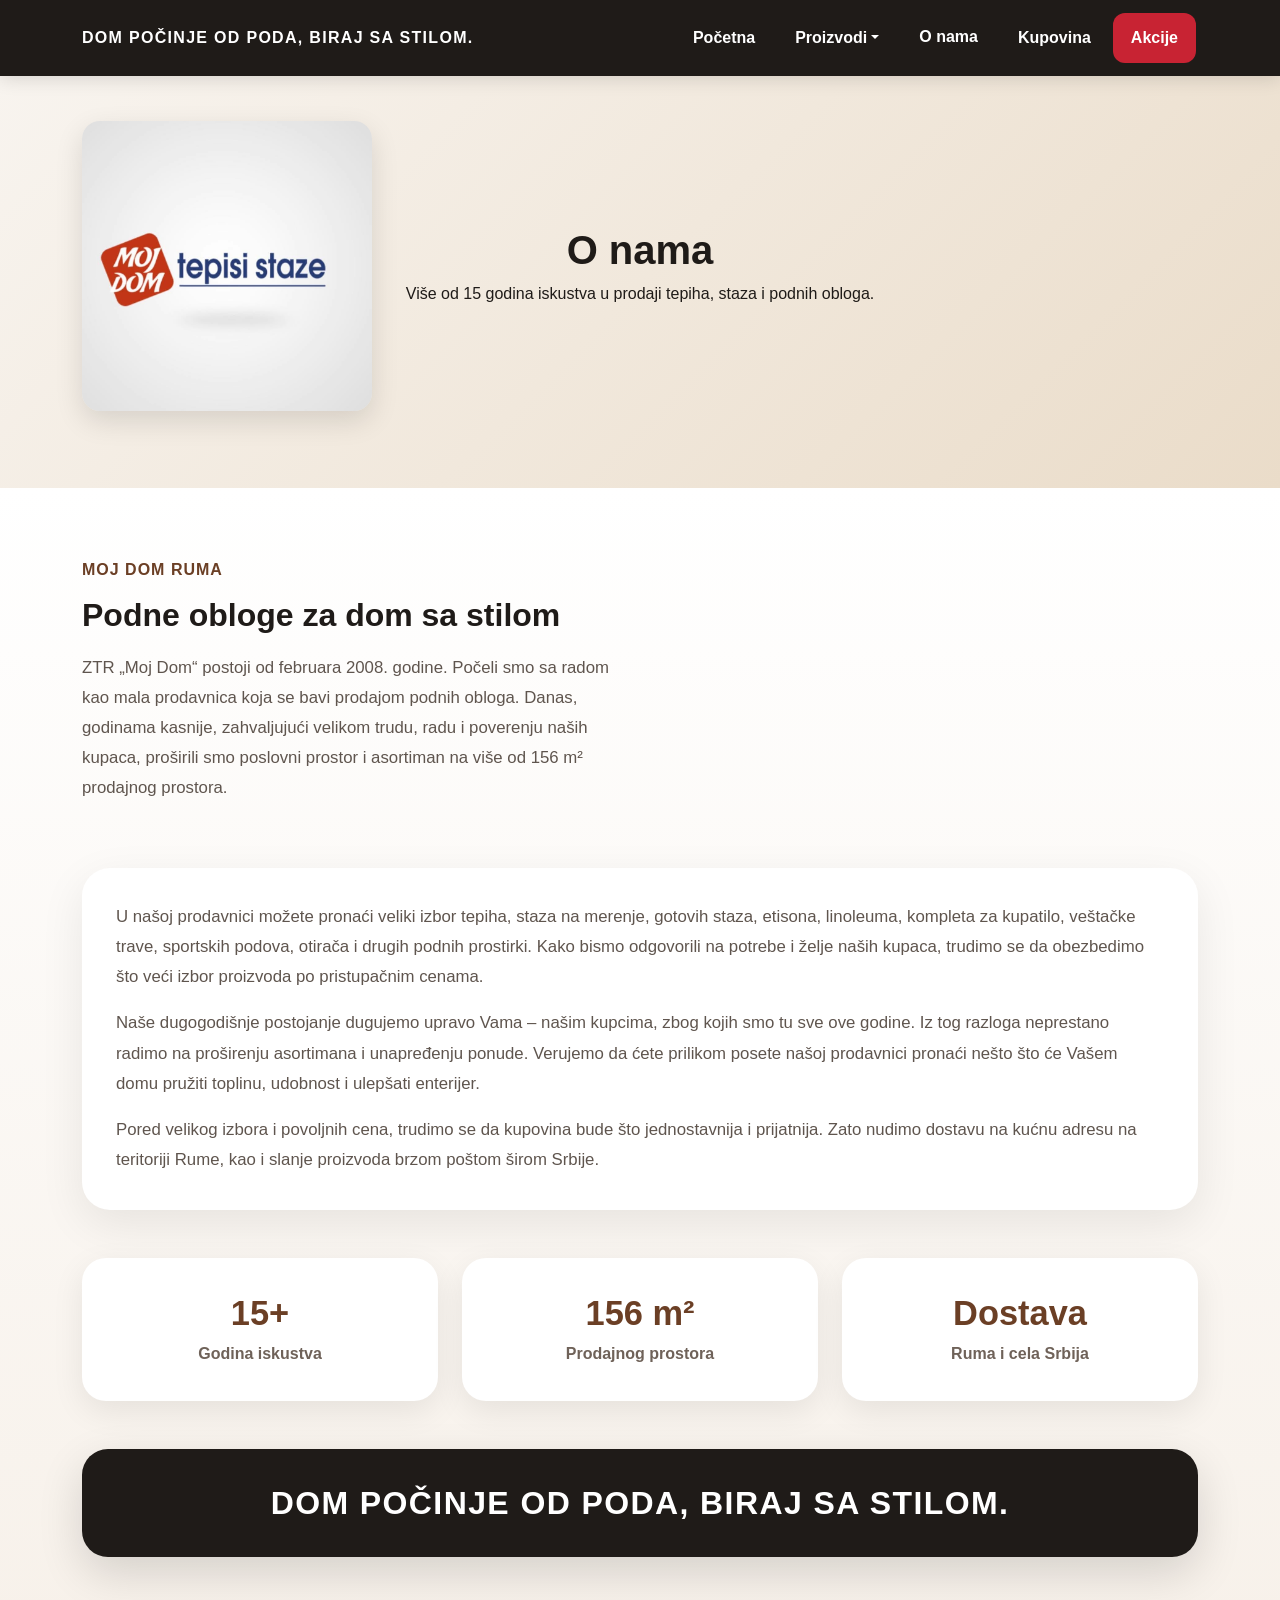
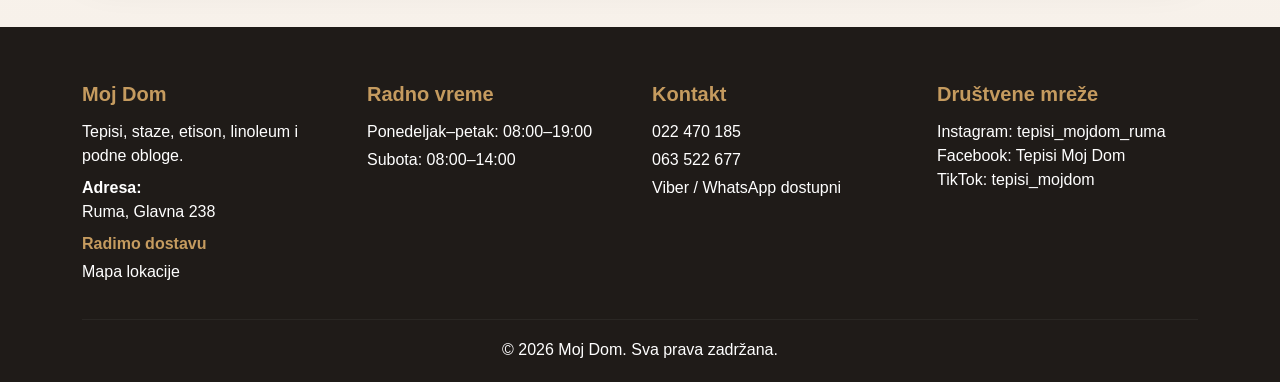
<file: o-nama.html>
<!doctype html><html lang="sr"><head><meta charset="utf-8"><meta name="viewport" content="width=device-width, initial-scale=1"><title>o nama | Moj Dom</title><link href="https://cdn.jsdelivr.net/npm/bootstrap@5.3.3/dist/css/bootstrap.min.css" rel="stylesheet"><link rel="stylesheet" href="css/style.css"></head><body><header class="site-header sticky-top">
    <div class="brand-nav-wrap">
      <div class="container">
        <nav class="navbar navbar-expand-lg navbar-dark p-0 main-navbar-row">
<p class="top-slogan mb-0">Dom počinje od poda, biraj sa stilom.</p>
          <button class="navbar-toggler" type="button" data-bs-toggle="collapse" data-bs-target="#mainNav" aria-controls="mainNav" aria-expanded="false" aria-label="Otvori navigaciju">
            <span class="navbar-toggler-icon"></span>
          </button>
          <div class="collapse navbar-collapse" id="mainNav">
            <ul class="navbar-nav ms-auto mb-2 mb-lg-0">
              <li class="nav-item"><a class="nav-link " href="index.html">Početna</a></li>
              <li class="nav-item dropdown">
                <a class="nav-link dropdown-toggle " href="proizvodi.html" role="button" data-bs-toggle="dropdown" aria-expanded="false">Proizvodi</a>
                <ul class="dropdown-menu">
                  <li><a class="dropdown-item" href="proizvodi.html">Sve kategorije</a></li>
                  <li><hr class="dropdown-divider"></li>
                  <li><a class="dropdown-item" href="proizvodi/tepisi/index.html">Tepisi</a></li>
                  <li><a class="dropdown-item" href="proizvodi/staze/index.html">Staze</a></li>
                  <li><a class="dropdown-item" href="proizvodi/etison/index.html">Etison</a></li>
                  <li><a class="dropdown-item" href="proizvodi/linoleum/index.html">Linoleum</a></li>
                  <li><a class="dropdown-item" href="proizvodi/vestacka-trava/index.html">Veštačka trava</a></li>
                  <li><a class="dropdown-item" href="proizvodi/sportski-pod/index.html">Sportski pod</a></li>
                  <li><a class="dropdown-item" href="proizvodi/otiraci-sedalice/index.html">Otirači i sedalice</a></li>
<li><a class="dropdown-item" href="proizvodi/setovi-za-kupatilo/index.html">Setovi za kupatilo</a></li>
                </ul>
              </li>
              <li class="nav-item"><a class="nav-link active" href="o-nama.html">O nama</a></li>
              <li class="nav-item"><a class="nav-link " href="kupovina.html">Kupovina</a></li>
              <li class="nav-item"><a class="nav-link akcije-link " href="akcije.html">Akcije</a></li>
            </ul>
          </div>
        </nav>
      </div>
    </div>
  </header>
<header class="breadcrumb-area about-hero-header">
  <div class="container">
    <div class="title-with-logo page-title-row"><a class="title-logo-link" href="index.html" aria-label="Moj Dom početna">
<img src="images/reklame/moj_dom_logo.jpeg" alt="Moj Dom tepisi staze" class="title-logo-img">
</a><div class="title-text-wrap text-center"><h1 class="fw-bold">O nama</h1>
    <p class="mb-0">Više od 15 godina iskustva u prodaji tepiha, staza i podnih obloga.</p></div></div>
  </div>
</header>

<main>
  <section class="section-padding about-page">
    <div class="container">
      <div class="row align-items-center g-5 mb-5">
        <div class="col-lg-6">
          <span class="hero-kicker">Moj Dom Ruma</span>
          <h2 class="section-title">Podne obloge za dom sa stilom</h2>
          <p class="about-lead">ZTR „Moj Dom“ postoji od februara 2008. godine. Počeli smo sa radom kao mala prodavnica koja se bavi prodajom podnih obloga. Danas, godinama kasnije, zahvaljujući velikom trudu, radu i poverenju naših kupaca, proširili smo poslovni prostor i asortiman na više od 156 m² prodajnog prostora.</p>
        </div>
        <div class="col-lg-6">
          
        </div>
      </div>

      <div class="about-text-box mb-5">
        <p>U našoj prodavnici možete pronaći veliki izbor tepiha, staza na merenje, gotovih staza, etisona, linoleuma, kompleta za kupatilo, veštačke trave, sportskih podova, otirača i drugih podnih prostirki. Kako bismo odgovorili na potrebe i želje naših kupaca, trudimo se da obezbedimo što veći izbor proizvoda po pristupačnim cenama.</p>

        <p>Naše dugogodišnje postojanje dugujemo upravo Vama – našim kupcima, zbog kojih smo tu sve ove godine. Iz tog razloga neprestano radimo na proširenju asortimana i unapređenju ponude. Verujemo da ćete prilikom posete našoj prodavnici pronaći nešto što će Vašem domu pružiti toplinu, udobnost i ulepšati enterijer.</p>

        <p class="mb-0">Pored velikog izbora i povoljnih cena, trudimo se da kupovina bude što jednostavnija i prijatnija. Zato nudimo dostavu na kućnu adresu na teritoriji Rume, kao i slanje proizvoda brzom poštom širom Srbije.</p>
      </div>

      <div class="row g-4 mb-5">
        <div class="col-md-4">
          <div class="about-card text-center">
            <h3>15+</h3>
            <p>Godina iskustva</p>
          </div>
        </div>
        <div class="col-md-4">
          <div class="about-card text-center">
            <h3>156 m²</h3>
            <p>Prodajnog prostora</p>
          </div>
        </div>
        <div class="col-md-4">
          <div class="about-card text-center">
            <h3>Dostava</h3>
            <p>Ruma i cela Srbija</p>
          </div>
        </div>
      </div>

      <div class="about-slogan text-center">
        <p>Dom počinje od poda, biraj sa stilom.</p>
      </div>
    </div>
  </section>
</main>
<footer class="footer">
    <div class="container">
      <div class="row g-4">
        <div class="col-md-6 col-lg-3">
          <h5>Moj Dom</h5>
          <p class="mb-2">Tepisi, staze, etison, linoleum i podne obloge.</p>
          <p class="mb-2"><strong>Adresa:</strong><br>Ruma, Glavna 238</p>
          <p class="mb-1 footer-emphasis">Radimo dostavu</p>
          <a class="footer-link" href="https://www.google.com/maps/search/?api=1&amp;query=Tepisi+Moj+Dom+Ruma+Glavna+238" target="_blank" rel="noopener">Mapa lokacije</a>
        </div>
        <div class="col-md-6 col-lg-3">
          <h5>Radno vreme</h5>
          <p class="mb-1">Ponedeljak–petak: 08:00–19:00</p>
          <p class="mb-0">Subota: 08:00–14:00</p>
        </div>
        <div class="col-md-6 col-lg-3">
          <h5>Kontakt</h5>
          <p class="mb-1"><a href="tel:+38122470185">022 470 185</a></p>
          <p class="mb-1"><a href="tel:+38163522677">063 522 677</a></p>
          <p class="mb-0">Viber / WhatsApp dostupni</p>
        </div>
        <div class="col-md-6 col-lg-3">
          <h5>Društvene mreže</h5>
          <p class="mb-0 social-links">
            <a href="https://www.instagram.com/tepisi_mojdom_ruma" target="_blank" rel="noopener">Instagram: tepisi_mojdom_ruma</a><br>
            <a href="https://www.facebook.com/p/Tepisi-Moj-Dom-100064780296489/" target="_blank" rel="noopener">Facebook: Tepisi Moj Dom</a><br>
            <a href="https://www.tiktok.com/@tepisi_mojdom" target="_blank" rel="noopener">TikTok: tepisi_mojdom</a>
          </p>
        </div>
      </div>
      <hr>
      <p class="mb-0 text-center">© 2026 Moj Dom. Sva prava zadržana.</p>
    </div>
  </footer><script src="https://cdn.jsdelivr.net/npm/bootstrap@5.3.3/dist/js/bootstrap.bundle.min.js"></script><script src="js/script.js"></script></body></html>
</file>
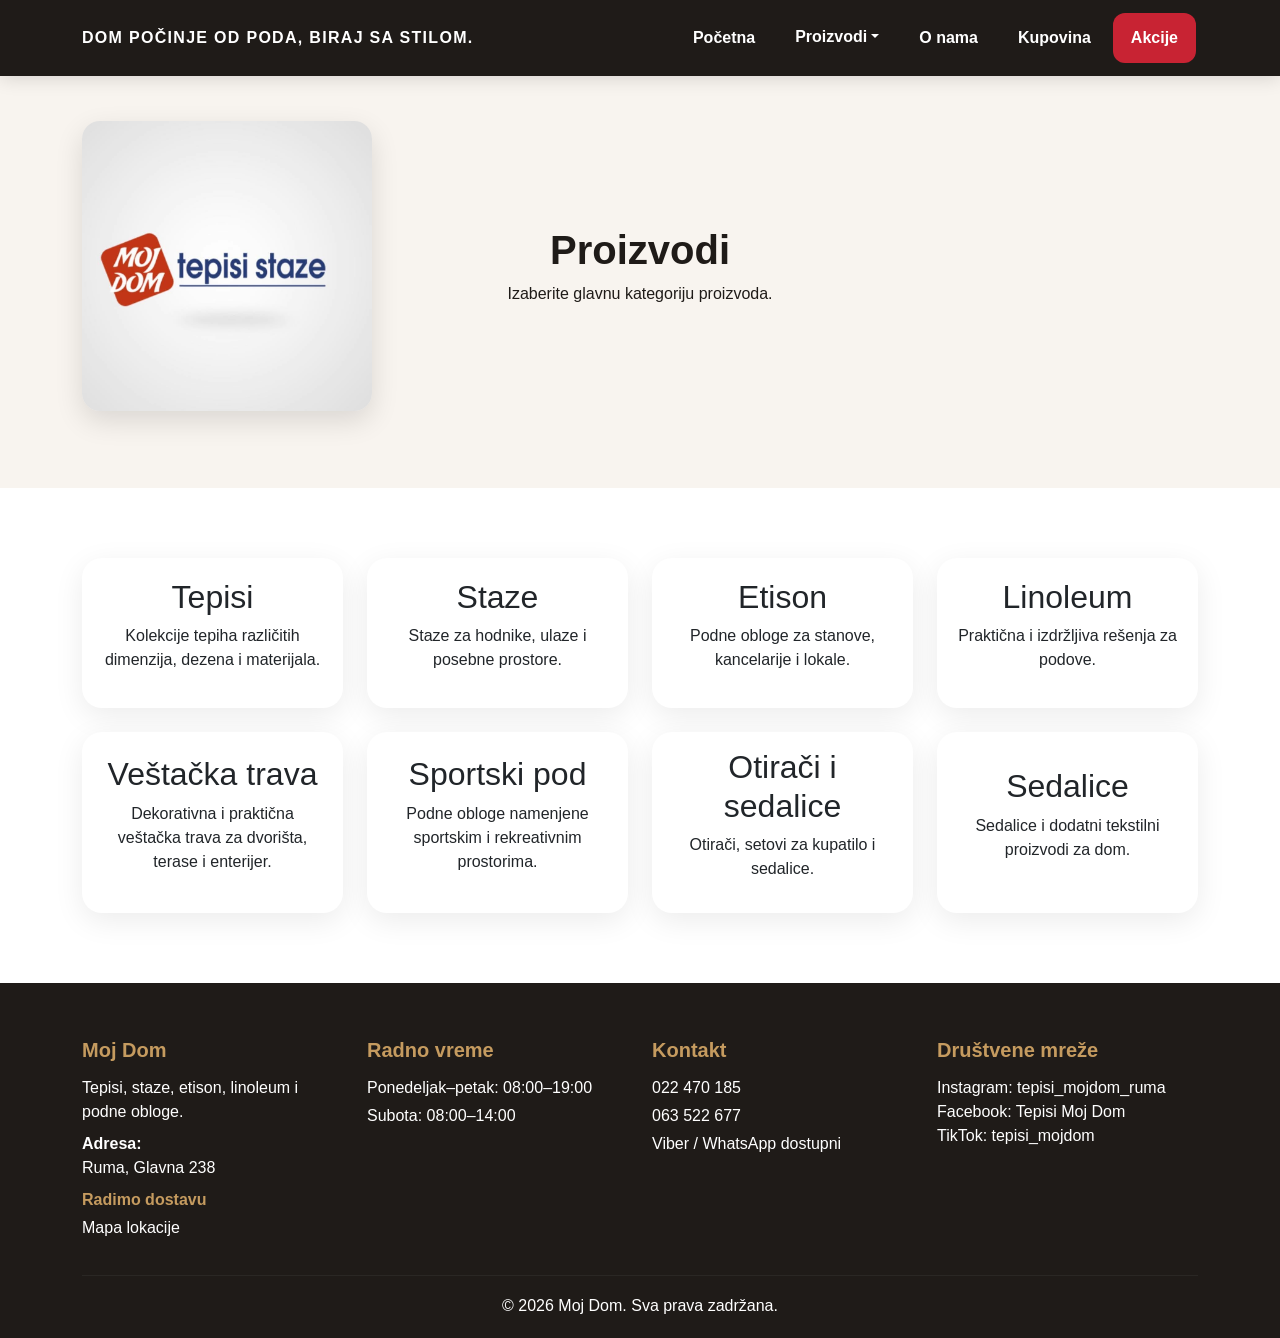
<file: proizvodi.html>
<!doctype html>
<html lang="sr">
<head>
  <meta charset="utf-8">
  <meta name="viewport" content="width=device-width, initial-scale=1">
  <title>Proizvodi | Moj Dom</title>
  <link href="https://cdn.jsdelivr.net/npm/bootstrap@5.3.3/dist/css/bootstrap.min.css" rel="stylesheet">
  <link rel="stylesheet" href="css/style.css">
</head>
<body>
<header class="site-header sticky-top">
    <div class="brand-nav-wrap">
      <div class="container">
        <nav class="navbar navbar-expand-lg navbar-dark p-0 main-navbar-row">
<p class="top-slogan mb-0">Dom počinje od poda, biraj sa stilom.</p>
          <button class="navbar-toggler" type="button" data-bs-toggle="collapse" data-bs-target="#mainNav" aria-controls="mainNav" aria-expanded="false" aria-label="Otvori navigaciju">
            <span class="navbar-toggler-icon"></span>
          </button>
          <div class="collapse navbar-collapse" id="mainNav">
            <ul class="navbar-nav ms-auto mb-2 mb-lg-0">
              <li class="nav-item"><a class="nav-link " href="index.html">Početna</a></li>
              <li class="nav-item dropdown">
                <a class="nav-link dropdown-toggle active" href="proizvodi.html" role="button" data-bs-toggle="dropdown" aria-expanded="false">Proizvodi</a>
                <ul class="dropdown-menu">
                  <li><a class="dropdown-item" href="proizvodi.html">Sve kategorije</a></li>
                  <li><hr class="dropdown-divider"></li>
                  <li><a class="dropdown-item" href="proizvodi/tepisi/index.html">Tepisi</a></li>
                  <li><a class="dropdown-item" href="proizvodi/staze/index.html">Staze</a></li>
                  <li><a class="dropdown-item" href="proizvodi/etison/index.html">Etison</a></li>
                  <li><a class="dropdown-item" href="proizvodi/linoleum/index.html">Linoleum</a></li>
                  <li><a class="dropdown-item" href="proizvodi/vestacka-trava/index.html">Veštačka trava</a></li>
                  <li><a class="dropdown-item" href="proizvodi/sportski-pod/index.html">Sportski pod</a></li>
                  <li><a class="dropdown-item" href="proizvodi/otiraci-sedalice/index.html">Otirači i sedalice</a></li>
                  <li><a class="dropdown-item" href="proizvodi/setovi-za-kupatilo/index.html">Setovi za kupatilo</a></li>
                </ul>
              </li>
              <li class="nav-item"><a class="nav-link " href="o-nama.html">O nama</a></li>
              <li class="nav-item"><a class="nav-link " href="kupovina.html">Kupovina</a></li>
              <li class="nav-item"><a class="nav-link akcije-link " href="akcije.html">Akcije</a></li>
            </ul>
          </div>
        </nav>
      </div>
    </div>
  </header>
<header class="breadcrumb-area"><div class="container"><div class="title-with-logo page-title-row"><a class="title-logo-link" href="index.html" aria-label="Moj Dom početna">
<img src="images/reklame/moj_dom_logo.jpeg" alt="Moj Dom tepisi staze" class="title-logo-img">
</a><div class="title-text-wrap text-center"><h1 class="fw-bold">Proizvodi</h1><p class="mb-0">Izaberite glavnu kategoriju proizvoda.</p></div></div></div></header>
<main class="section-padding"><div class="container"><div class="row g-4">
<div class="col-md-6 col-lg-3"><a class="card-link-clean" href="proizvodi/tepisi/index.html"><div class="card category-card"><div class="card-body"><h2>Tepisi</h2><p>Kolekcije tepiha različitih dimenzija, dezena i materijala.</p></div></div></a></div>
<div class="col-md-6 col-lg-3"><a class="card-link-clean" href="proizvodi/staze/index.html"><div class="card category-card"><div class="card-body"><h2>Staze</h2><p>Staze za hodnike, ulaze i posebne prostore.</p></div></div></a></div>
<div class="col-md-6 col-lg-3"><a class="card-link-clean" href="proizvodi/etison/index.html"><div class="card category-card"><div class="card-body"><h2>Etison</h2><p>Podne obloge za stanove, kancelarije i lokale.</p></div></div></a></div>
<div class="col-md-6 col-lg-3"><a class="card-link-clean" href="proizvodi/linoleum/index.html"><div class="card category-card"><div class="card-body"><h2>Linoleum</h2><p>Praktična i izdržljiva rešenja za podove.</p></div></div></a></div>
<div class="col-md-6 col-lg-3"><a class="card-link-clean" href="proizvodi/vestacka-trava/index.html"><div class="card category-card"><div class="card-body"><h2>Veštačka trava</h2><p>Dekorativna i praktična veštačka trava za dvorišta, terase i enterijer.</p></div></div></a></div>
<div class="col-md-6 col-lg-3"><a class="card-link-clean" href="proizvodi/sportski-pod/index.html"><div class="card category-card"><div class="card-body"><h2>Sportski pod</h2><p>Podne obloge namenjene sportskim i rekreativnim prostorima.</p></div></div></a></div>
<div class="col-md-6 col-lg-3"><a class="card-link-clean" href="proizvodi/otiraci-sedalice/index.html"><div class="card category-card"><div class="card-body"><h2>Otirači i sedalice</h2><p>Otirači, setovi za kupatilo i sedalice.</p></div></div></a></div>
<div class="col-md-6 col-lg-3"><a class="card-link-clean" href="proizvodi/setovi-za-kupatilo/index.html"><div class="card category-card"><div class="card-body"><h2>Sedalice</h2><p>Sedalice i dodatni tekstilni proizvodi za dom.</p></div></div></a></div>
</div></div></main>

<footer class="footer">
    <div class="container">
      <div class="row g-4">
        <div class="col-md-6 col-lg-3">
          <h5>Moj Dom</h5>
          <p class="mb-2">Tepisi, staze, etison, linoleum i podne obloge.</p>
          <p class="mb-2"><strong>Adresa:</strong><br>Ruma, Glavna 238</p>
          <p class="mb-1 footer-emphasis">Radimo dostavu</p>
          <a class="footer-link" href="https://www.google.com/maps/search/?api=1&amp;query=Tepisi+Moj+Dom+Ruma+Glavna+238" target="_blank" rel="noopener">Mapa lokacije</a>
        </div>
        <div class="col-md-6 col-lg-3">
          <h5>Radno vreme</h5>
          <p class="mb-1">Ponedeljak–petak: 08:00–19:00</p>
          <p class="mb-0">Subota: 08:00–14:00</p>
        </div>
        <div class="col-md-6 col-lg-3">
          <h5>Kontakt</h5>
          <p class="mb-1"><a href="tel:+38122470185">022 470 185</a></p>
          <p class="mb-1"><a href="tel:+38163522677">063 522 677</a></p>
          <p class="mb-0">Viber / WhatsApp dostupni</p>
        </div>
        <div class="col-md-6 col-lg-3">
          <h5>Društvene mreže</h5>
          <p class="mb-0 social-links">
            <a href="https://www.instagram.com/tepisi_mojdom_ruma" target="_blank" rel="noopener">Instagram: tepisi_mojdom_ruma</a><br>
            <a href="https://www.facebook.com/p/Tepisi-Moj-Dom-100064780296489/" target="_blank" rel="noopener">Facebook: Tepisi Moj Dom</a><br>
            <a href="https://www.tiktok.com/@tepisi_mojdom" target="_blank" rel="noopener">TikTok: tepisi_mojdom</a>
          </p>
        </div>
      </div>
      <hr>
      <p class="mb-0 text-center">© 2026 Moj Dom. Sva prava zadržana.</p>
    </div>
  </footer>
<script src="https://cdn.jsdelivr.net/npm/bootstrap@5.3.3/dist/js/bootstrap.bundle.min.js"></script>
<script src="js/script.js"></script></body></html>
</file>
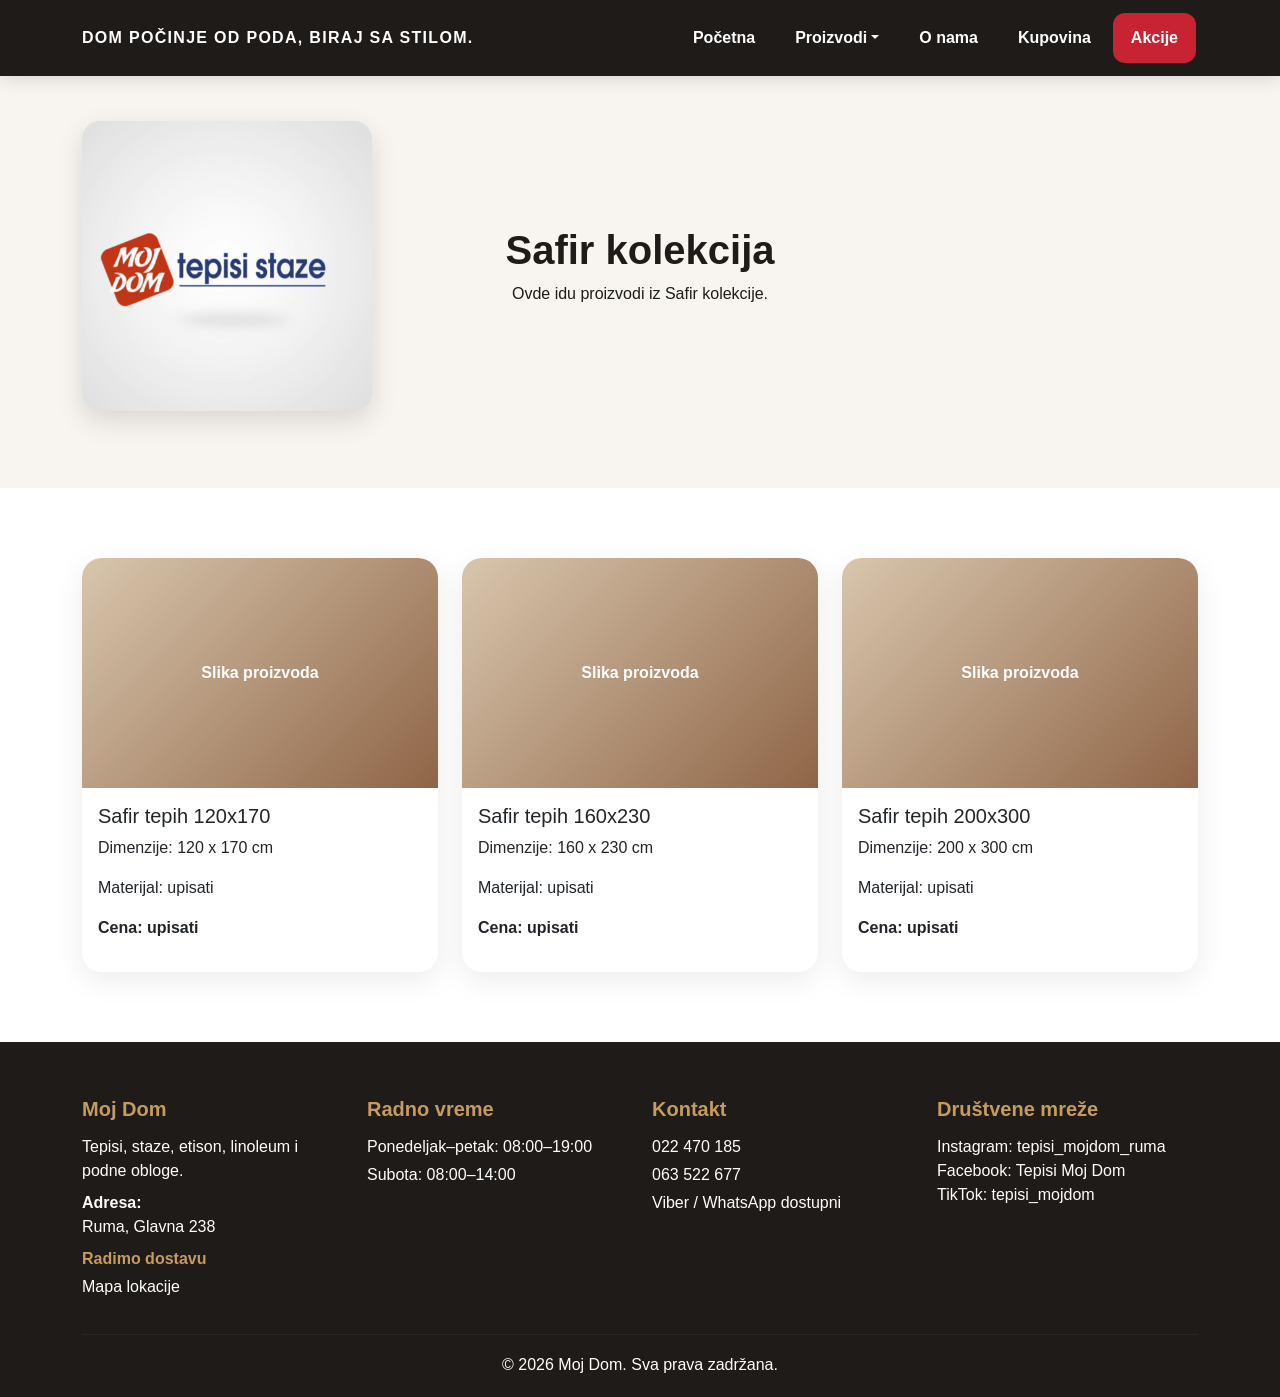
<file: proizvodi/tepisi/safir.html>
<!DOCTYPE html>

<html lang="sr">
<head>
<meta charset="utf-8"/>
<meta content="width=device-width, initial-scale=1" name="viewport"/>
<title>Safir kolekcija | Moj Dom</title>
<link href="https://cdn.jsdelivr.net/npm/bootstrap@5.3.3/dist/css/bootstrap.min.css" rel="stylesheet"/>
<link href="../../css/style.css" rel="stylesheet"/>
</head>
<body>
<header class="site-header sticky-top">
<div class="brand-nav-wrap">
<div class="container">
<nav class="navbar navbar-expand-lg navbar-dark p-0 main-navbar-row">
<p class="top-slogan mb-0">Dom počinje od poda, biraj sa stilom.</p>
<button aria-controls="mainNav" aria-expanded="false" aria-label="Otvori navigaciju" class="navbar-toggler" data-bs-target="#mainNav" data-bs-toggle="collapse" type="button">
<span class="navbar-toggler-icon"></span>
</button>
<div class="collapse navbar-collapse" id="mainNav">
<ul class="navbar-nav ms-auto mb-2 mb-lg-0">
<li class="nav-item"><a class="nav-link" href="../../index.html">Početna</a></li>
<li class="nav-item dropdown">
<a aria-expanded="false" class="nav-link dropdown-toggle" data-bs-toggle="dropdown" href="../../proizvodi.html" role="button">Proizvodi</a>
<ul class="dropdown-menu">
<li><a class="dropdown-item" href="../../proizvodi.html">Sve kategorije</a></li>
<li><hr class="dropdown-divider"/></li>
<li><a class="dropdown-item" href="index.html">Tepisi</a></li>
<li><a class="dropdown-item" href="../staze/index.html">Staze</a></li>
<li><a class="dropdown-item" href="../etison/index.html">Etison</a></li>
<li><a class="dropdown-item" href="../linoleum/index.html">Linoleum</a></li>
<li><a class="dropdown-item" href="../vestacka-trava/index.html">Veštačka trava</a></li>
<li><a class="dropdown-item" href="../sportski-pod/index.html">Sportski pod</a></li>
<li><a class="dropdown-item" href="../otiraci-sedalice/index.html">Otirači i sedalice</a></li>
<li><a class="dropdown-item" href="../setovi-za-kupatilo/index.html">Setovi za kupatilo</a></li>
</ul>
</li>
<li class="nav-item"><a class="nav-link" href="../../o-nama.html">O nama</a></li>
<li class="nav-item"><a class="nav-link" href="../../kupovina.html">Kupovina</a></li>
<li class="nav-item"><a class="nav-link akcije-link" href="../../akcije.html">Akcije</a></li>
</ul>
</div>
</nav>
</div>
</div>
</header>
<header class="breadcrumb-area"><div class="container"><div class="title-with-logo page-title-row"><a class="title-logo-link" href="../../index.html" aria-label="Moj Dom početna">
<img src="../../images/reklame/moj_dom_logo.jpeg" alt="Moj Dom tepisi staze" class="title-logo-img">
</a><div class="title-text-wrap text-center"><h1 class="fw-bold">Safir kolekcija</h1><p class="mb-0">Ovde idu proizvodi iz Safir kolekcije.</p></div></div></div></header>
<main class="section-padding"><div class="container"><div class="row g-4">
<div class="col-sm-6 col-lg-4"><div class="card product-card"><div class="product-img-placeholder">Slika proizvoda</div><div class="card-body"><h5 class="card-title">Safir tepih 120x170</h5><p>Dimenzije: 120 x 170 cm</p><p>Materijal: upisati</p><p class="fw-bold">Cena: upisati</p></div></div></div>
<div class="col-sm-6 col-lg-4"><div class="card product-card"><div class="product-img-placeholder">Slika proizvoda</div><div class="card-body"><h5 class="card-title">Safir tepih 160x230</h5><p>Dimenzije: 160 x 230 cm</p><p>Materijal: upisati</p><p class="fw-bold">Cena: upisati</p></div></div></div>
<div class="col-sm-6 col-lg-4"><div class="card product-card"><div class="product-img-placeholder">Slika proizvoda</div><div class="card-body"><h5 class="card-title">Safir tepih 200x300</h5><p>Dimenzije: 200 x 300 cm</p><p>Materijal: upisati</p><p class="fw-bold">Cena: upisati</p></div></div></div>
</div></div></main>
<footer class="footer">
<div class="container">
<div class="row g-4">
<div class="col-md-6 col-lg-3">
<h5>Moj Dom</h5>
<p class="mb-2">Tepisi, staze, etison, linoleum i podne obloge.</p>
<p class="mb-2"><strong>Adresa:</strong><br/>Ruma, Glavna 238</p>
<p class="mb-1 footer-emphasis">Radimo dostavu</p>
<a class="footer-link" href="https://www.google.com/maps/search/?api=1&amp;query=Tepisi+Moj+Dom+Ruma+Glavna+238" rel="noopener" target="_blank">Mapa lokacije</a>
</div>
<div class="col-md-6 col-lg-3">
<h5>Radno vreme</h5>
<p class="mb-1">Ponedeljak–petak: 08:00–19:00</p>
<p class="mb-0">Subota: 08:00–14:00</p>
</div>
<div class="col-md-6 col-lg-3">
<h5>Kontakt</h5>
<p class="mb-1"><a href="tel:+38122470185">022 470 185</a></p>
<p class="mb-1"><a href="tel:+38163522677">063 522 677</a></p>
<p class="mb-0">Viber / WhatsApp dostupni</p>
</div>
<div class="col-md-6 col-lg-3">
<h5>Društvene mreže</h5>
<p class="mb-0 social-links">
<a href="https://www.instagram.com/tepisi_mojdom_ruma" rel="noopener" target="_blank">Instagram: tepisi_mojdom_ruma</a><br/>
<a href="https://www.facebook.com/p/Tepisi-Moj-Dom-100064780296489/" rel="noopener" target="_blank">Facebook: Tepisi Moj Dom</a><br/>
<a href="https://www.tiktok.com/@tepisi_mojdom" rel="noopener" target="_blank">TikTok: tepisi_mojdom</a>
</p>
</div>
</div>
<hr/>
<p class="mb-0 text-center">© 2026 Moj Dom. Sva prava zadržana.</p>
</div>
</footer>
<script src="https://cdn.jsdelivr.net/npm/bootstrap@5.3.3/dist/js/bootstrap.bundle.min.js"></script>
<script src="../../js/script.js"></script></body></html>
</file>
<file: css/style.css>
:root {
  --md-brown: #6b3f25;
  --md-gold: #c59b5f;
  --md-dark: #1f1b18;
  --md-light: #f8f4ef;
  --md-muted: #6f6259;
}

body {
  font-family: Arial, Helvetica, sans-serif;
  color: var(--md-dark);
  background-color: #fff;
}

.top-brand-bar {
  background: var(--md-dark);
  color: #fff;
  padding: 14px 0;
}

.brand-mini {
  position: absolute;
  left: 12px;
  width: 42px;
  height: 42px;
  border-radius: 50%;
  background: var(--md-gold);
  color: #fff;
  display: inline-flex;
  align-items: center;
  justify-content: center;
  font-weight: 800;
  letter-spacing: 1px;
  text-decoration: none;
}

.top-slogan {
  font-weight: 800;
  letter-spacing: 1.3px;
  text-align: center;
  text-transform: uppercase;
}

.top-slogan span {
  color: var(--md-gold);
  text-transform: none;
  font-style: italic;
}

.navbar-brand {
  font-weight: 700;
  letter-spacing: 0.5px;
}

.navbar {
  box-shadow: 0 2px 15px rgba(0, 0, 0, 0.08);
}

.nav-link {
  font-weight: 600;
}

.home-hero {
  background: linear-gradient(135deg, #fff 0%, var(--md-light) 62%, #eadcc9 100%);
  padding: 95px 0 80px;
}

.hero-kicker {
  display: inline-block;
  color: var(--md-brown);
  font-weight: 700;
  margin-bottom: 14px;
  text-transform: uppercase;
  letter-spacing: 1px;
}

.home-hero h1 {
  font-size: clamp(2.2rem, 5vw, 4.7rem);
  line-height: 1.05;
  font-weight: 900;
  letter-spacing: -1.5px;
}

.home-hero h1 span {
  color: var(--md-brown);
  font-style: italic;
}

.home-hero .lead {
  color: var(--md-muted);
  max-width: 620px;
}

.hero-info-card,
.quick-card,
.info-strip {
  background-color: #fff;
  border-radius: 26px;
  padding: 30px;
  box-shadow: 0 14px 45px rgba(0, 0, 0, 0.09);
}

.hero-info-card h2 {
  font-weight: 800;
  margin-bottom: 20px;
}

.info-line {
  display: grid;
  grid-template-columns: 120px 1fr;
  gap: 14px;
  padding: 13px 0;
  border-bottom: 1px solid #eee5da;
}

.info-line:last-of-type {
  border-bottom: none;
}

.info-line a,
.quick-card a {
  color: var(--md-brown);
  font-weight: 700;
  text-decoration: none;
}

.small-note,
.quick-card span {
  color: var(--md-muted);
}

.btn-main {
  background-color: var(--md-gold);
  color: #fff;
  border: none;
  padding: 12px 26px;
  border-radius: 999px;
  font-weight: 700;
}

.btn-main:hover {
  background-color: var(--md-brown);
  color: #fff;
}

.section-padding {
  padding: 70px 0;
}

.section-title {
  font-weight: 800;
  margin-bottom: 18px;
}

.quick-card {
  height: 100%;
}

.quick-card h3 {
  font-size: 1.25rem;
  font-weight: 800;
}

.shop-image {
  width: 100%;
  display: block;
  border-radius: 30px;
  box-shadow: 0 16px 45px rgba(0, 0, 0, 0.12);
  object-fit: cover;
}

.category-card,
.collection-card,
.product-card {
  border: none;
  border-radius: 20px;
  overflow: hidden;
  box-shadow: 0 8px 30px rgba(0, 0, 0, 0.08);
  transition: transform 0.25s ease, box-shadow 0.25s ease;
  height: 100%;
}

.category-card:hover,
.collection-card:hover,
.product-card:hover {
  transform: translateY(-5px);
  box-shadow: 0 12px 35px rgba(0, 0, 0, 0.14);
}

.category-card .card-body,
.collection-card .card-body {
  min-height: 150px;
  display: flex;
  flex-direction: column;
  justify-content: center;
  text-align: center;
}

.card-link-clean {
  text-decoration: none;
  color: inherit;
}

.product-img-placeholder {
  height: 230px;
  background: linear-gradient(135deg, #d8c6ad, #8f6547);
  display: flex;
  align-items: center;
  justify-content: center;
  color: #fff;
  font-weight: 700;
}

.footer {
  background-color: var(--md-dark);
  color: #fff;
  padding: 55px 0 20px;
}

.footer h5 {
  color: var(--md-gold);
  font-weight: 800;
  margin-bottom: 14px;
}

.footer a,
.footer-link {
  color: #fff;
  text-decoration: none;
}

.footer a:hover,
.footer-link:hover {
  color: var(--md-gold);
}

.footer hr {
  border-color: rgba(255, 255, 255, 0.2);
  margin: 35px 0 18px;
}

.breadcrumb-area {
  background-color: var(--md-light);
  padding: 45px 0;
}

@media (max-width: 768px) {
  .top-brand-bar {
    padding: 12px 0;
  }

  .brand-mini {
    width: 36px;
    height: 36px;
    font-size: 0.85rem;
  }

  .top-slogan {
    max-width: 260px;
    font-size: 0.8rem;
    line-height: 1.25;
  }

  .home-hero {
    padding: 60px 0;
    text-align: center;
  }

  .info-line {
    grid-template-columns: 1fr;
    gap: 4px;
    text-align: left;
  }

  .section-padding {
    padding: 45px 0;
  }
}


:root { --md-red: #c82333; }
.site-header { box-shadow: 0 2px 18px rgba(0,0,0,.14); }
.brand-nav-wrap { background: var(--md-dark); color: #fff; }
.top-brand-line { position: relative; min-height: 62px; display: flex; align-items: center; justify-content: center; border-bottom: 1px solid rgba(255,255,255,.12); }
.navbar-dark .navbar-nav .nav-link { color: #fff; padding: 13px 18px; border-radius: 12px; margin: 6px 2px; transition: background-color .2s ease, color .2s ease, transform .2s ease; }
.navbar-dark .navbar-nav .nav-link:hover, .navbar-dark .navbar-nav .nav-link.active { background: rgba(255,255,255,.16); color: #fff; transform: translateY(-1px); }
.navbar-dark .navbar-nav .akcije-link { background: var(--md-red); color: #fff; font-weight: 800; }
.navbar-dark .navbar-nav .akcije-link:hover, .navbar-dark .navbar-nav .akcije-link.active { background: #ff3347; color: #fff; }
.dropdown-menu { border: none; border-radius: 16px; padding: 10px; box-shadow: 0 16px 35px rgba(0,0,0,.16); }
.dropdown-item { border-radius: 10px; font-weight: 600; padding: 10px 14px; }
.dropdown-item:hover, .dropdown-item:focus { background: var(--md-gold); color: #fff; }
.compact-hero { padding: 64px 0 50px; }
.compact-hero .lead { max-width: 720px; }
.shop-carousel { border-radius: 30px; overflow: hidden; box-shadow: 0 16px 45px rgba(0,0,0,.14); }

.shop-carousel img {
  display: block;
  margin: 0 auto;
  max-width: 100%;
  height: auto;
}
.carousel-control-prev, .carousel-control-next { width: 9%; }
.footer-emphasis { color: var(--md-gold); font-weight: 800; }
.category-card:hover { background: #fff9f0; }
@media (max-width: 991px) { .navbar-dark .navbar-nav .nav-link { margin: 4px 0; } .top-brand-line { padding-left: 50px; padding-right: 12px; } }
@media (max-width: 768px) { .shop-carousel img { height: 260px; } .compact-hero { padding: 45px 0 35px; } }


/* Izmene: slogan i navigacija u istom redu */
.brand-nav-wrap { background: var(--md-dark); color: #fff; }
.main-navbar-row { min-height: 76px; gap: 18px; box-shadow: none; }
.brand-mini { position: static; flex: 0 0 auto; }
.top-slogan { flex: 0 1 auto; margin-right: 22px; color: #fff; white-space: nowrap; }
.navbar-dark .navbar-nav .nav-link { color: #fff; padding: 13px 18px; border-radius: 12px; margin: 6px 2px; transition: background-color .2s ease, color .2s ease, transform .2s ease; }
.navbar-dark .navbar-nav .nav-link:hover { background: rgba(255,255,255,.18); color: #fff; transform: translateY(-1px); }
.navbar-dark .navbar-nav .nav-link.active:not(.akcije-link) { background: transparent; color: #fff; }
.navbar-dark .navbar-nav .nav-link.active:not(.akcije-link):hover { background: rgba(255,255,255,.18); }
.navbar-dark .navbar-nav .akcije-link { background: var(--md-red); color: #fff; font-weight: 800; }
.navbar-dark .navbar-nav .akcije-link:hover, .navbar-dark .navbar-nav .akcije-link.active { background: #ff3347; color: #fff; }

main > .section-padding.pt-5:first-child { padding-top: 34px !important; }
@media (max-width: 1199px) { .top-slogan { font-size: .82rem; margin-right: 8px; } .navbar-dark .navbar-nav .nav-link { padding-left: 12px; padding-right: 12px; } }
@media (max-width: 991px) { .main-navbar-row { min-height: auto; padding: 12px 0 !important; } .top-slogan { white-space: normal; max-width: 260px; text-align: left; } .navbar-collapse { width: 100%; flex-basis: 100%; } .navbar-nav { margin-top: 12px; } }
@media (max-width: 420px) { .top-slogan { font-size: .72rem; max-width: 190px; } }

/* Tepisi: moderan prikaz proizvoda i filteri */
.product-hero {
  background: radial-gradient(circle at top left, rgba(197,155,95,.28), transparent 35%), linear-gradient(135deg, #17120f 0%, #2a211c 52%, #6b3f25 100%);
  color: #fff;
  padding: 72px 0;
}

.product-hero h1 {
  font-size: clamp(2.6rem, 6vw, 5.2rem);
  font-weight: 900;
  letter-spacing: -1px;
  margin-bottom: 18px;
}

.product-hero .lead {
  color: rgba(255,255,255,.82);
  max-width: 820px;
  line-height: 1.75;
}

.dimensions-note {
  background: rgba(255,255,255,.09);
  border: 1px solid rgba(255,255,255,.16);
  border-radius: 28px;
  padding: 28px;
  box-shadow: 0 20px 60px rgba(0,0,0,.22);
  backdrop-filter: blur(10px);
}

.dimensions-note h2 {
  color: var(--md-gold);
  font-weight: 850;
  font-size: 1.35rem;
  margin-bottom: 12px;
}

.product-listing-page {
  background: #f7f1ea;
}

.filter-panel {
  top: 98px;
  background: #211b17;
  color: #fff;
  border-radius: 28px;
  padding: 24px;
  box-shadow: 0 18px 45px rgba(0,0,0,.15);
}

.filter-panel h3 {
  font-size: 1.3rem;
  font-weight: 850;
  margin-bottom: 20px;
}

.filter-group {
  border-top: 1px solid rgba(255,255,255,.12);
  padding-top: 18px;
  margin-top: 18px;
}

.filter-group h4 {
  color: var(--md-gold);
  font-size: .95rem;
  font-weight: 850;
  text-transform: uppercase;
  letter-spacing: .8px;
  margin-bottom: 12px;
}

.filter-group label {
  display: flex;
  align-items: center;
  gap: 9px;
  margin-bottom: 10px;
  cursor: pointer;
  color: rgba(255,255,255,.88);
}

.filter-group input {
  accent-color: var(--md-gold);
}

.collection-anchor-grid {
  display: grid;
  grid-template-columns: repeat(5, minmax(0, 1fr));
  gap: 12px;
}

.collection-anchor-grid a {
  background: #fff;
  color: var(--md-dark);
  text-decoration: none;
  text-align: center;
  padding: 13px 10px;
  border-radius: 16px;
  font-weight: 800;
  box-shadow: 0 8px 22px rgba(0,0,0,.07);
  transition: transform .22s ease, background-color .22s ease, color .22s ease;
}

.collection-anchor-grid a:hover {
  transform: translateY(-3px);
  background: var(--md-dark);
  color: #fff;
}

.luxury-product-card {
  border-radius: 26px;
  background: #fff;
  overflow: hidden;
  animation: productFade .35s ease both;
}

.carpet-pattern {
  min-height: 210px;
  background:
    linear-gradient(45deg, rgba(255,255,255,.13) 25%, transparent 25%, transparent 50%, rgba(255,255,255,.13) 50%, rgba(255,255,255,.13) 75%, transparent 75%, transparent),
    linear-gradient(135deg, #b48752, #4a2d20);
  background-size: 28px 28px, cover;
  text-align: center;
  padding: 24px;
}

.carpet-pattern span {
  background: rgba(31,27,24,.72);
  padding: 12px 18px;
  border-radius: 999px;
}

.luxury-product-card .card-body {
  padding: 22px;
}

.collection-label {
  color: var(--md-gold);
  font-weight: 850;
  text-transform: uppercase;
  letter-spacing: .8px;
  font-size: .78rem;
  margin-bottom: 7px;
}

.luxury-product-card h3 {
  font-size: 1.25rem;
  font-weight: 850;
  margin-bottom: 14px;
}

.product-meta {
  margin-bottom: 9px;
  color: #5f554e;
  line-height: 1.45;
}

.product-price {
  display: inline-block;
  margin-top: 8px;
  margin-bottom: 0;
  background: #f1e4d4;
  color: var(--md-brown);
  font-weight: 850;
  padding: 8px 13px;
  border-radius: 999px;
}

.product-item.is-hidden {
  display: none;
}

.mobile-filter-panel {
  background: #211b17;
  box-shadow: none;
}

@keyframes productFade {
  from { opacity: 0; transform: translateY(14px); }
  to { opacity: 1; transform: translateY(0); }
}

@media (max-width: 991px) {
  .product-hero { padding: 54px 0; }
  .collection-anchor-grid { grid-template-columns: repeat(2, minmax(0, 1fr)); }
}

@media (max-width: 520px) {
  .collection-anchor-grid { grid-template-columns: 1fr; }
  .filter-panel { border-radius: 20px; }
}

/* Galerija proizvoda / lightbox */
.product-card .product-img-placeholder,
.product-card img {
  cursor: pointer;
}

.product-card .product-img-placeholder::after {
  content: "Klikni za slike";
  position: absolute;
  right: 14px;
  bottom: 14px;
  background: rgba(31,27,24,.82);
  color: #fff;
  font-size: .78rem;
  font-weight: 800;
  padding: 7px 11px;
  border-radius: 999px;
  opacity: 0;
  transform: translateY(6px);
  transition: opacity .22s ease, transform .22s ease;
}

.product-card .product-img-placeholder {
  position: relative;
  overflow: hidden;
}

.product-card:hover .product-img-placeholder::after {
  opacity: 1;
  transform: translateY(0);
}

.gallery-modal .modal-content {
  background: #17120f;
  color: #fff;
  border: 1px solid rgba(255,255,255,.12);
  border-radius: 26px;
  overflow: hidden;
}

.gallery-modal .modal-header {
  border-bottom: 1px solid rgba(255,255,255,.12);
}

.gallery-modal .btn-close {
  filter: invert(1);
}

.gallery-modal .modal-dialog {
  max-width: 90vw;
}

.gallery-modal .modal-body {
  background: #111;
}

.gallery-slide-img {
  transition: transform .18s ease;
  transform-origin: center center;
  user-select: none;
  -webkit-user-drag: none;
}

.gallery-slide-img.is-zoomed {
  cursor: grab;
}

.gallery-slide-img.is-dragging {
  cursor: grabbing;
}

.gallery-zoom-note {
  position: absolute;
  left: 50%;
  bottom: 16px;
  transform: translateX(-50%);
  z-index: 5;
  background: rgba(0,0,0,.62);
  color: #fff;
  padding: 8px 14px;
  border-radius: 999px;
  font-size: .84rem;
  pointer-events: none;
}

.gallery-slide-img,
.gallery-placeholder-slide {
  width: 100%;
  height: min(82vh, 820px);
  object-fit: contain;
  background: #231b16;
}

.gallery-placeholder-slide {
  display: flex;
  align-items: center;
  justify-content: center;
  text-align: center;
  padding: 32px;
  background:
    linear-gradient(45deg, rgba(255,255,255,.08) 25%, transparent 25%, transparent 50%, rgba(255,255,255,.08) 50%, rgba(255,255,255,.08) 75%, transparent 75%, transparent),
    linear-gradient(135deg, #b48752, #3b241b);
  background-size: 34px 34px, cover;
}

.gallery-placeholder-slide span {
  background: rgba(23,18,15,.78);
  padding: 14px 20px;
  border-radius: 999px;
  font-weight: 850;
}

.gallery-help-text {
  color: rgba(255,255,255,.72);
  font-size: .92rem;
}

@media (max-width: 576px) {
  .gallery-slide-img,
  .gallery-placeholder-slide {
    height: 72vh;
  }
}

/* Kompaktniji filteri za tepihe */
.filter-panel {
  padding: 20px;
}

.filter-group {
  padding-top: 14px;
  margin-top: 14px;
}

.filter-group label {
  margin-bottom: 7px;
  font-size: .95rem;
}

.filter-panel .filter-group:first-of-type {
  border-top: 0;
  padding-top: 0;
  margin-top: 0;
}

@media (min-width: 992px) {
  .filter-panel {
    max-height: calc(100vh - 120px);
    overflow-y: auto;
  }
}


.hover-note {
  margin-top: 0.75rem;
  padding: 0.75rem;
  border-radius: 14px;
  background: rgba(201, 156, 92, 0.12);
  color: #f3e2c8;
  font-size: 0.9rem;
  line-height: 1.45;
  opacity: 0;
  max-height: 0;
  overflow: hidden;
  transform: translateY(8px);
  transition: opacity 0.25s ease, max-height 0.25s ease, transform 0.25s ease;
}

.product-card:hover .hover-note {
  opacity: 1;
  max-height: 220px;
  transform: translateY(0);
}


/* O nama strana */
.about-page {
  background: linear-gradient(180deg, #fff 0%, #f7f1ea 100%);
}
.about-hero-header {
  background: linear-gradient(135deg, #f8f4ef 0%, #eadcc9 100%);
}
.about-lead,
.about-text-box p {
  color: #5f554e;
  line-height: 1.8;
  font-size: 1.05rem;
}
.about-text-box {
  background: #fff;
  border-radius: 28px;
  padding: 34px;
  box-shadow: 0 14px 45px rgba(0,0,0,.08);
}
.about-card {
  background:#fff;
  border-radius:24px;
  padding:35px 25px;
  box-shadow:0 10px 32px rgba(0,0,0,.08);
  transition: transform .25s ease, box-shadow .25s ease;
  height: 100%;
}
.about-card:hover {
  transform:translateY(-7px);
  box-shadow:0 16px 42px rgba(0,0,0,.13);
}
.about-card h3 {
  font-size:2.15rem;
  font-weight:900;
  color:var(--md-brown);
  margin-bottom:8px;
}
.about-card p {
  margin:0;
  color:var(--md-muted);
  font-weight:700;
}
.about-slogan {
  background: var(--md-dark);
  color: #fff;
  border-radius: 26px;
  padding: 30px;
  box-shadow: 0 16px 45px rgba(0,0,0,.14);
}
.about-slogan p {
  margin: 0;
  font-weight: 900;
  letter-spacing: 1.4px;
  text-transform: uppercase;
  font-size: clamp(1.2rem, 3vw, 2rem);
}
.about-slogan span {
  color: var(--md-gold);
  text-transform: none;
  font-style: italic;
}


/* Kupovina strana */
.kupovina-page {
  background: linear-gradient(180deg, #fff 0%, #f7f1ea 100%);
}
.purchase-box,
.purchase-steps,
.purchase-info-card {
  background: #fff;
  border-radius: 26px;
  padding: 30px;
  box-shadow: 0 12px 38px rgba(0,0,0,.08);
}
.purchase-box h2 {
  font-weight: 900;
  color: var(--md-dark);
  margin-bottom: 18px;
}
.purchase-box p {
  color: #5f554e;
  line-height: 1.8;
  font-size: 1.05rem;
}
.purchase-step {
  display: flex;
  gap: 16px;
  padding: 18px 0;
  border-bottom: 1px solid rgba(0,0,0,.08);
}
.purchase-step:last-child { border-bottom: 0; }
.purchase-step span {
  width: 42px;
  height: 42px;
  flex: 0 0 42px;
  border-radius: 50%;
  background: var(--md-brown);
  color: #fff;
  display: inline-flex;
  align-items: center;
  justify-content: center;
  font-weight: 900;
}
.purchase-step h5,
.purchase-info-card h4 {
  color: var(--md-dark);
  font-weight: 900;
}
.purchase-step p,
.purchase-info-card p {
  margin-bottom: 0;
  color: var(--md-muted);
}
.purchase-info-card {
  height: 100%;
  transition: transform .25s ease, box-shadow .25s ease;
}
.purchase-info-card:hover {
  transform: translateY(-6px);
  box-shadow: 0 18px 42px rgba(0,0,0,.12);
}
.purchase-info-card a {
  color: var(--md-brown);
  font-weight: 800;
  text-decoration: none;
}


.product-card-img {
  width: 100%;
  height: 230px;
  object-fit: cover;
  display: block;
  transition: transform .28s ease, filter .28s ease;
}

.product-card:hover .product-card-img {
  transform: scale(1.035);
  filter: brightness(.92);
}








.gallery-indicators-custom{
  position: fixed;
  left: 50%;
  bottom: 18px;
  transform: translateX(-50%);
  z-index: 99999;
  display: none;
  gap: 8px;
  align-items: center;
  justify-content: center;
  padding: 8px 13px;
  border-radius: 999px;
  background: rgba(255,255,255,.88);
  box-shadow: 0 6px 18px rgba(0,0,0,.22);
  pointer-events: none;
}
.gallery-indicators-custom .gallery-dot{
  width: 10px !important;
  height: 10px !important;
  border-radius: 50% !important;
  background: #b9b9b9 !important;
  transition: background .18s ease, width .18s ease, height .18s ease;
}
.gallery-indicators-custom .gallery-dot.active{
  width: 14px !important;
  height: 14px !important;
  border-radius: 50% !important;
  background: #000 !important;
}

.site-logo{
    height: 55px;
    width: auto;
    display: block;
}

/* Akcije strana */
.akcije-page .luxury-product-card{
  border: 1px solid rgba(197,155,95,.22);
}

.price-list{
  list-style: none;
  padding: 0;
  margin: 12px 0 0;
}

.price-list li{
  display: flex;
  justify-content: space-between;
  gap: 16px;
  padding: 10px 0;
  border-bottom: 1px solid rgba(0,0,0,.08);
  color: #5f554e;
}

.price-list li:last-child{
  border-bottom: 0;
}

.price-list strong,
.akcija-price{
  color: var(--md-brown);
  font-weight: 900;
}

.akcija-price{
  display: inline-block;
  margin-top: 8px;
  margin-bottom: 0;
  background: #f1e4d4;
  padding: 8px 13px;
  border-radius: 999px;
}


/* Jači hover efekat za kartice u delu Naša ponuda */
.category-card{
  background: #fff;
  transition: transform .25s ease, box-shadow .25s ease, background-color .25s ease, color .25s ease;
}

.category-card:hover{
  background: linear-gradient(135deg, #fff4e2 0%, #f0dcc1 100%);
  color: var(--md-dark);
  transform: translateY(-5px);
  box-shadow: 0 14px 38px rgba(0,0,0,.16);
}

.category-card:hover h3{
  color: var(--md-brown);
}

.category-card:hover p{
  color: #4f433b;
}

.site-logo{height:55px;width:auto;display:block;}
.brand-mini{background:none!important;width:auto!important;height:auto!important;border-radius:0!important;padding:0!important;overflow:visible!important;}


/* VELIKI LOGO ISPOD HEDERA */
.site-header .brand-mini{
    display:none !important;
}

.page-logo-showcase{
    width:100%;
    background:#f4f4f4;
    padding:2.2% 0 1.5% 2%;
}

.page-big-logo{
    display:block;
    width:28%;
    max-width:360px;
    min-width:210px;
    height:auto;
    object-fit:contain;
}


/* FINALNO: logo nije u hederu, nego kompaktno ispod njega */
.site-header .brand-mini{
    display:none !important;
}

.page-logo-showcase{
    display:none !important;
}

.logo-intro-strip{
    background:#f4f4f4;
    padding:1.2% 0 0.4%;
}

.logo-intro-inner{
    display:flex;
    align-items:center;
    justify-content:flex-start;
}

.page-big-logo{
    display:block;
    width:26%;
    max-width:340px;
    min-width:190px;
    height:auto;
    object-fit:contain;
}

.logo-intro-strip + main .section-padding:first-child,
.logo-intro-strip + .product-hero,
.logo-intro-strip + main,
.logo-intro-strip + .section-padding{
    padding-top:1.2rem !important;
}

@media (max-width: 768px){
    .page-big-logo{
        width:48%;
        min-width:150px;
    }
    .logo-intro-strip{
        padding:2.5% 0 1%;
    }
}


/* FINALNO: logo je deo naslovnog bloka, nije poseban red gore */
.site-header .brand-mini,
.logo-intro-strip,
.page-logo-showcase{
    display:none !important;
}

.title-with-logo{
    display:grid;
    grid-template-columns: 26% 1fr 26%;
    align-items:center;
    gap:2.5%;
    width:100%;
}

.title-logo-link{
    display:block;
    width:100%;
    justify-self:start;
    text-decoration:none;
}

.title-logo-img{
    display:block;
    width:100%;
    max-width:330px;
    height:auto;
    border-radius:18px;
    object-fit:contain;
    box-shadow:0 10px 28px rgba(0,0,0,.12);
    transition:transform .25s ease, box-shadow .25s ease, filter .25s ease;
}

.title-logo-link:hover .title-logo-img{
    transform:translateY(-4px) scale(1.025);
    box-shadow:0 16px 36px rgba(0,0,0,.18);
    filter:saturate(1.06);
}

.title-text-wrap{
    grid-column:2;
    text-align:center;
}

.title-text-wrap .hero-kicker,
.title-text-wrap h1,
.title-text-wrap h2,
.title-text-wrap p{
    text-align:center;
}

.product-hero .title-with-logo{
    grid-template-columns: 28% 1fr;
}

.product-hero .title-text-wrap{
    grid-column:2;
}

.home-title-row{
    margin-bottom:2rem !important;
}

.page-title-row{
    margin-bottom:2rem;
}

@media (max-width: 991px){
    .title-with-logo,
    .product-hero .title-with-logo{
        grid-template-columns:1fr;
        justify-items:center;
        text-align:center;
    }

    .title-logo-link{
        width:55%;
        max-width:260px;
        justify-self:center;
        margin-bottom:1rem;
    }

    .title-text-wrap,
    .product-hero .title-text-wrap{
        grid-column:1;
    }
}

@media (max-width: 576px){
    .title-logo-link{
        width:70%;
    }

    .title-logo-img{
        border-radius:14px;
    }
}
</file>
